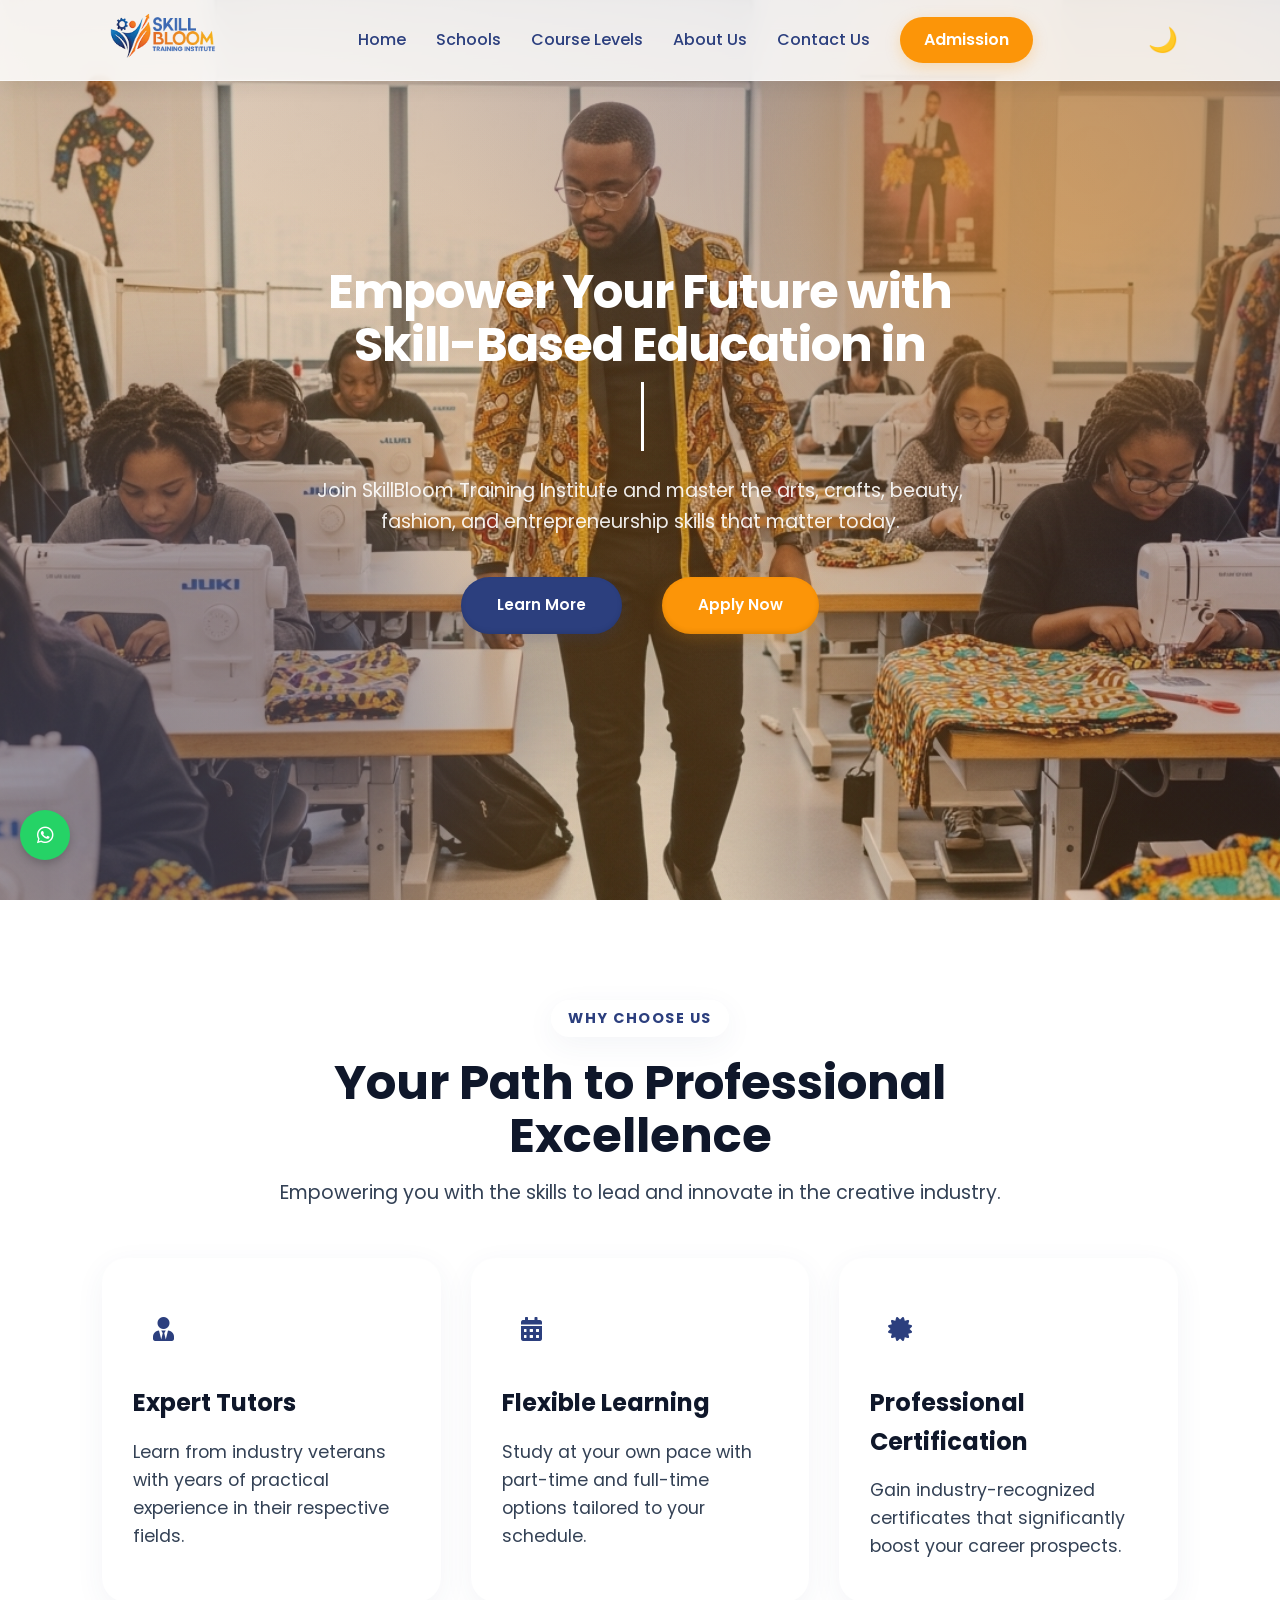
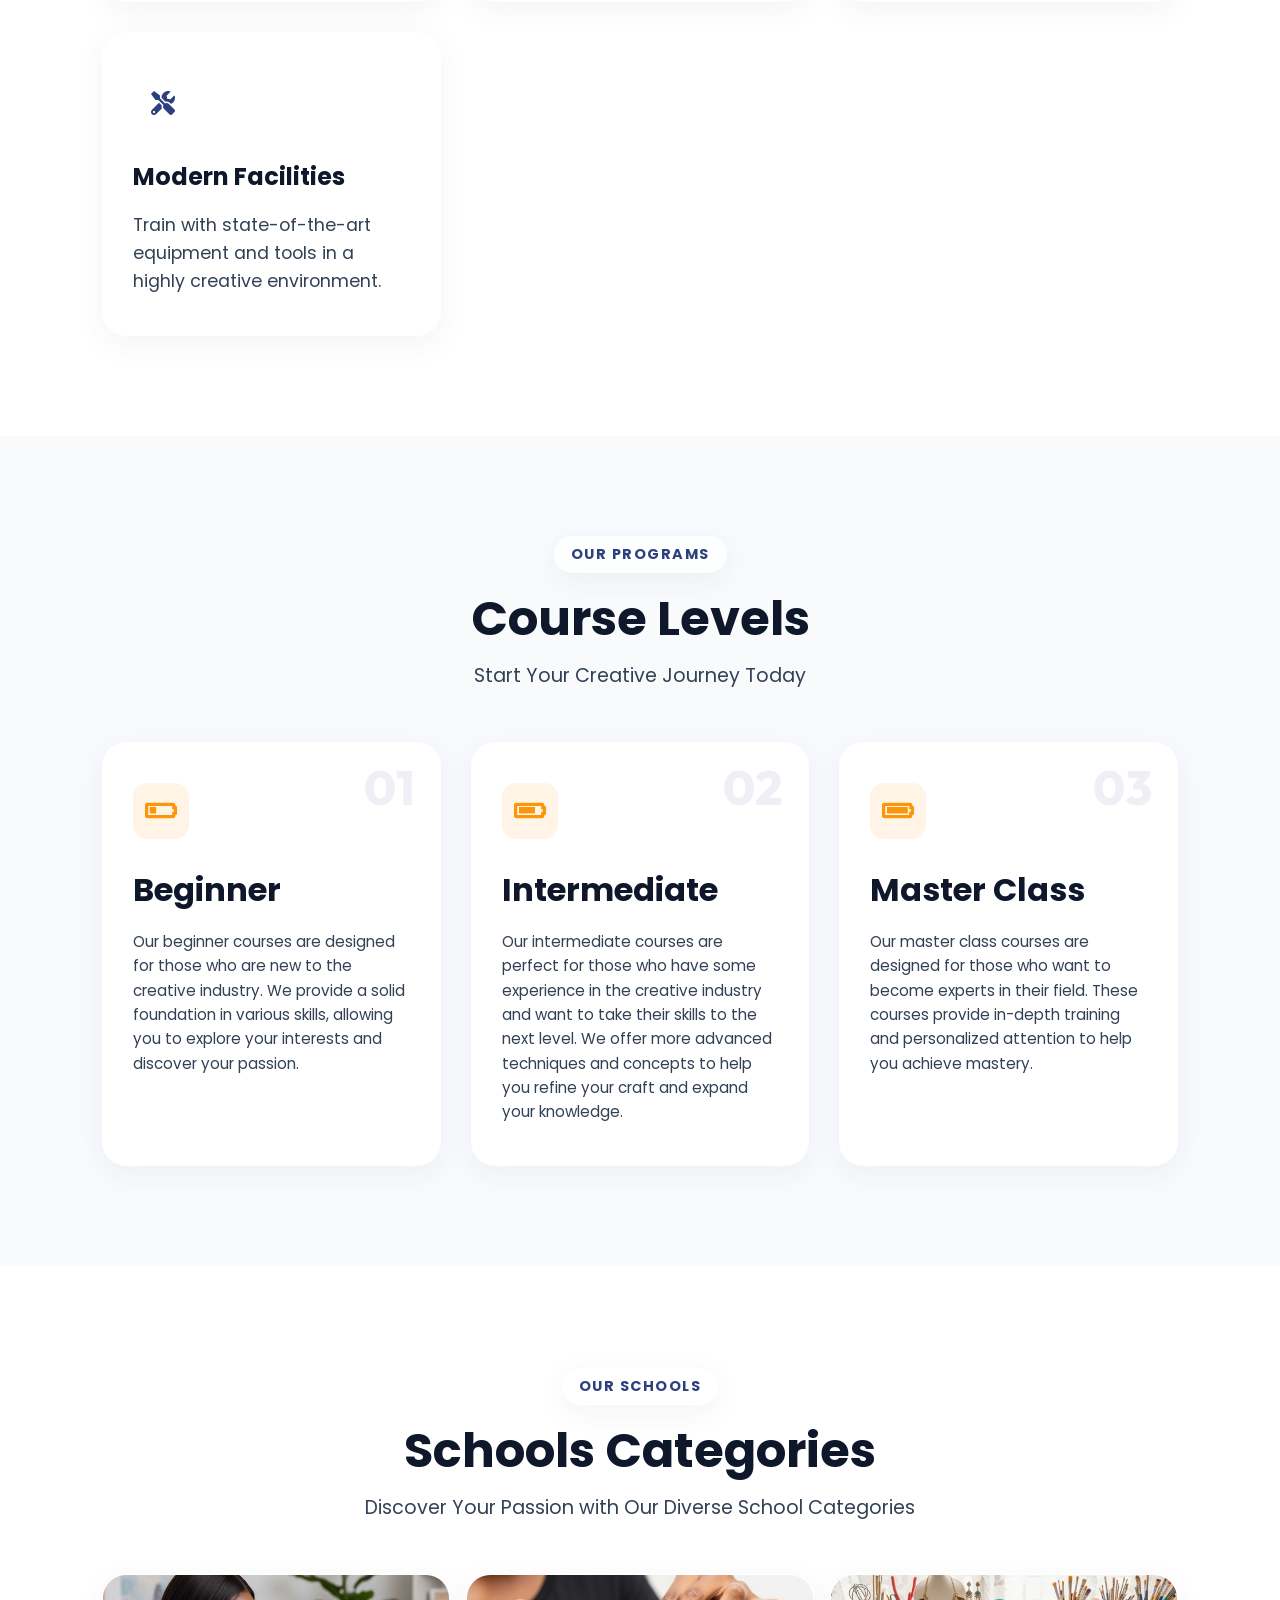
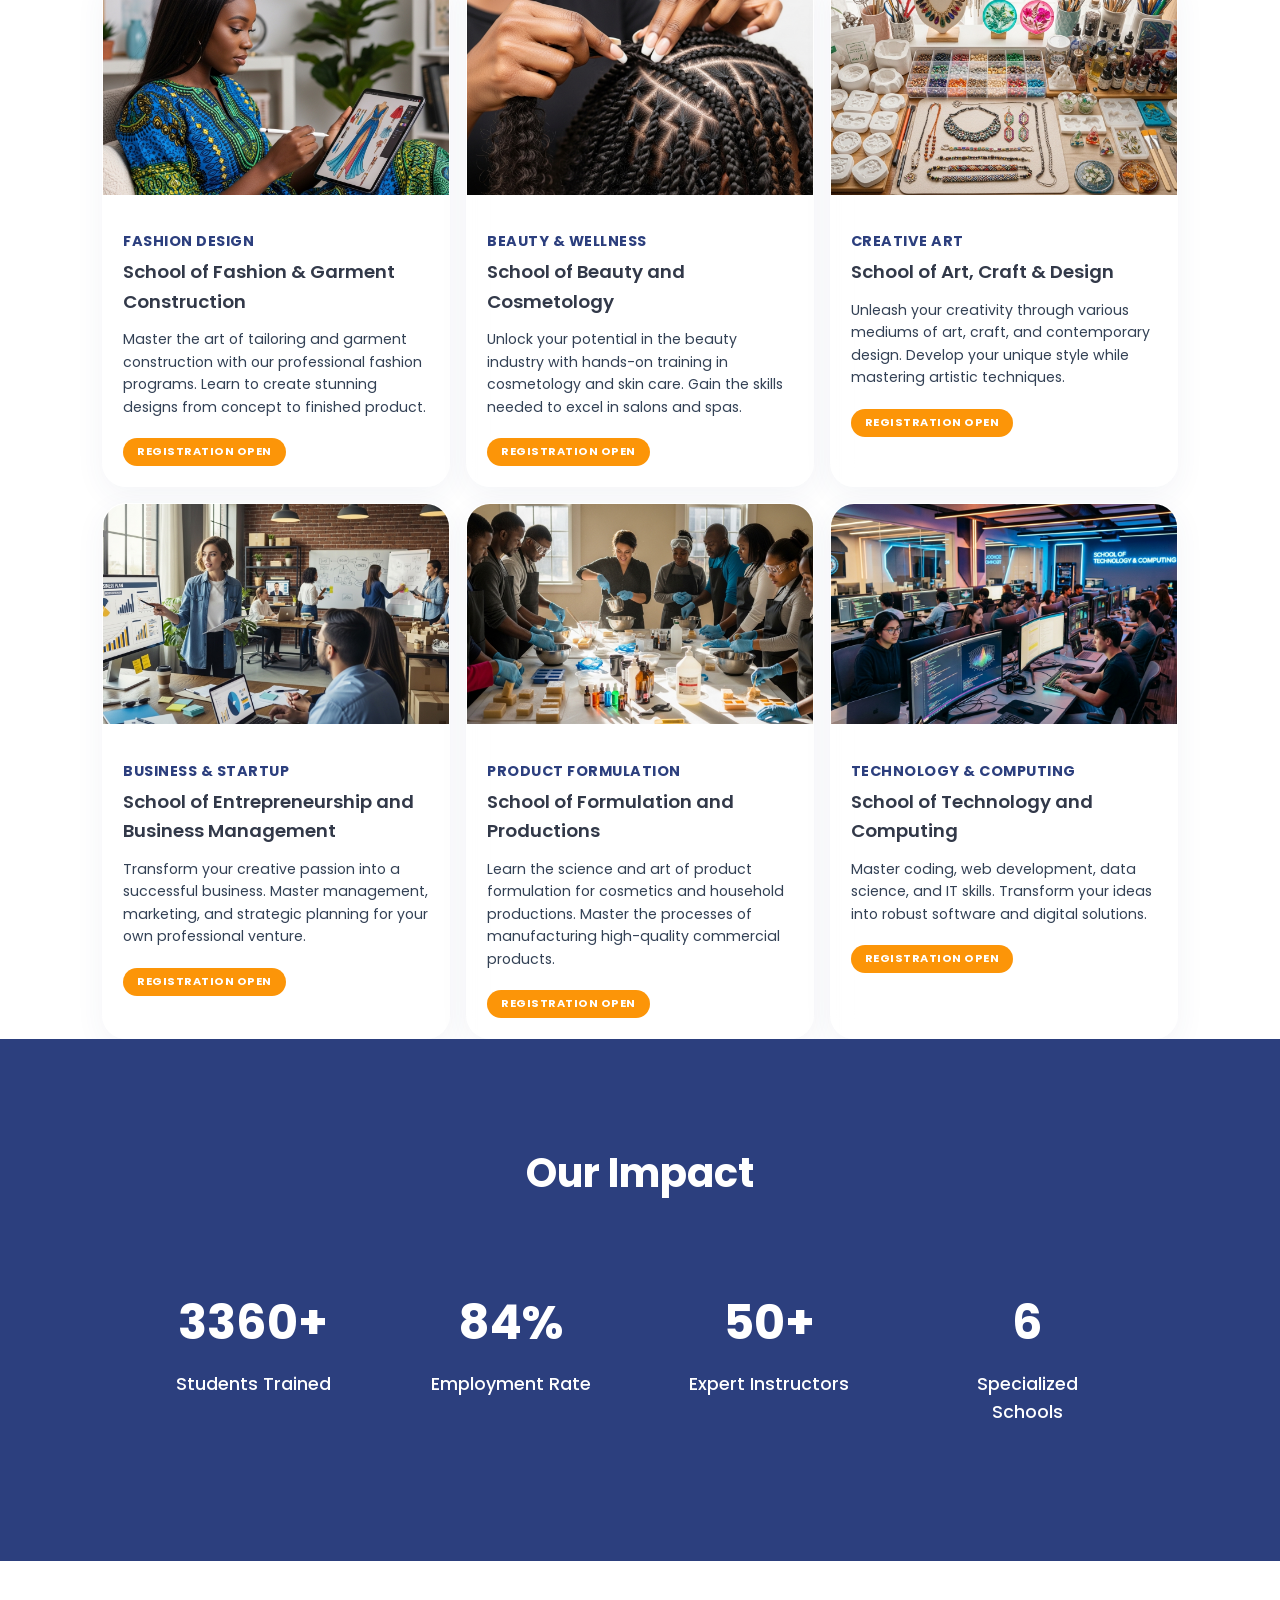
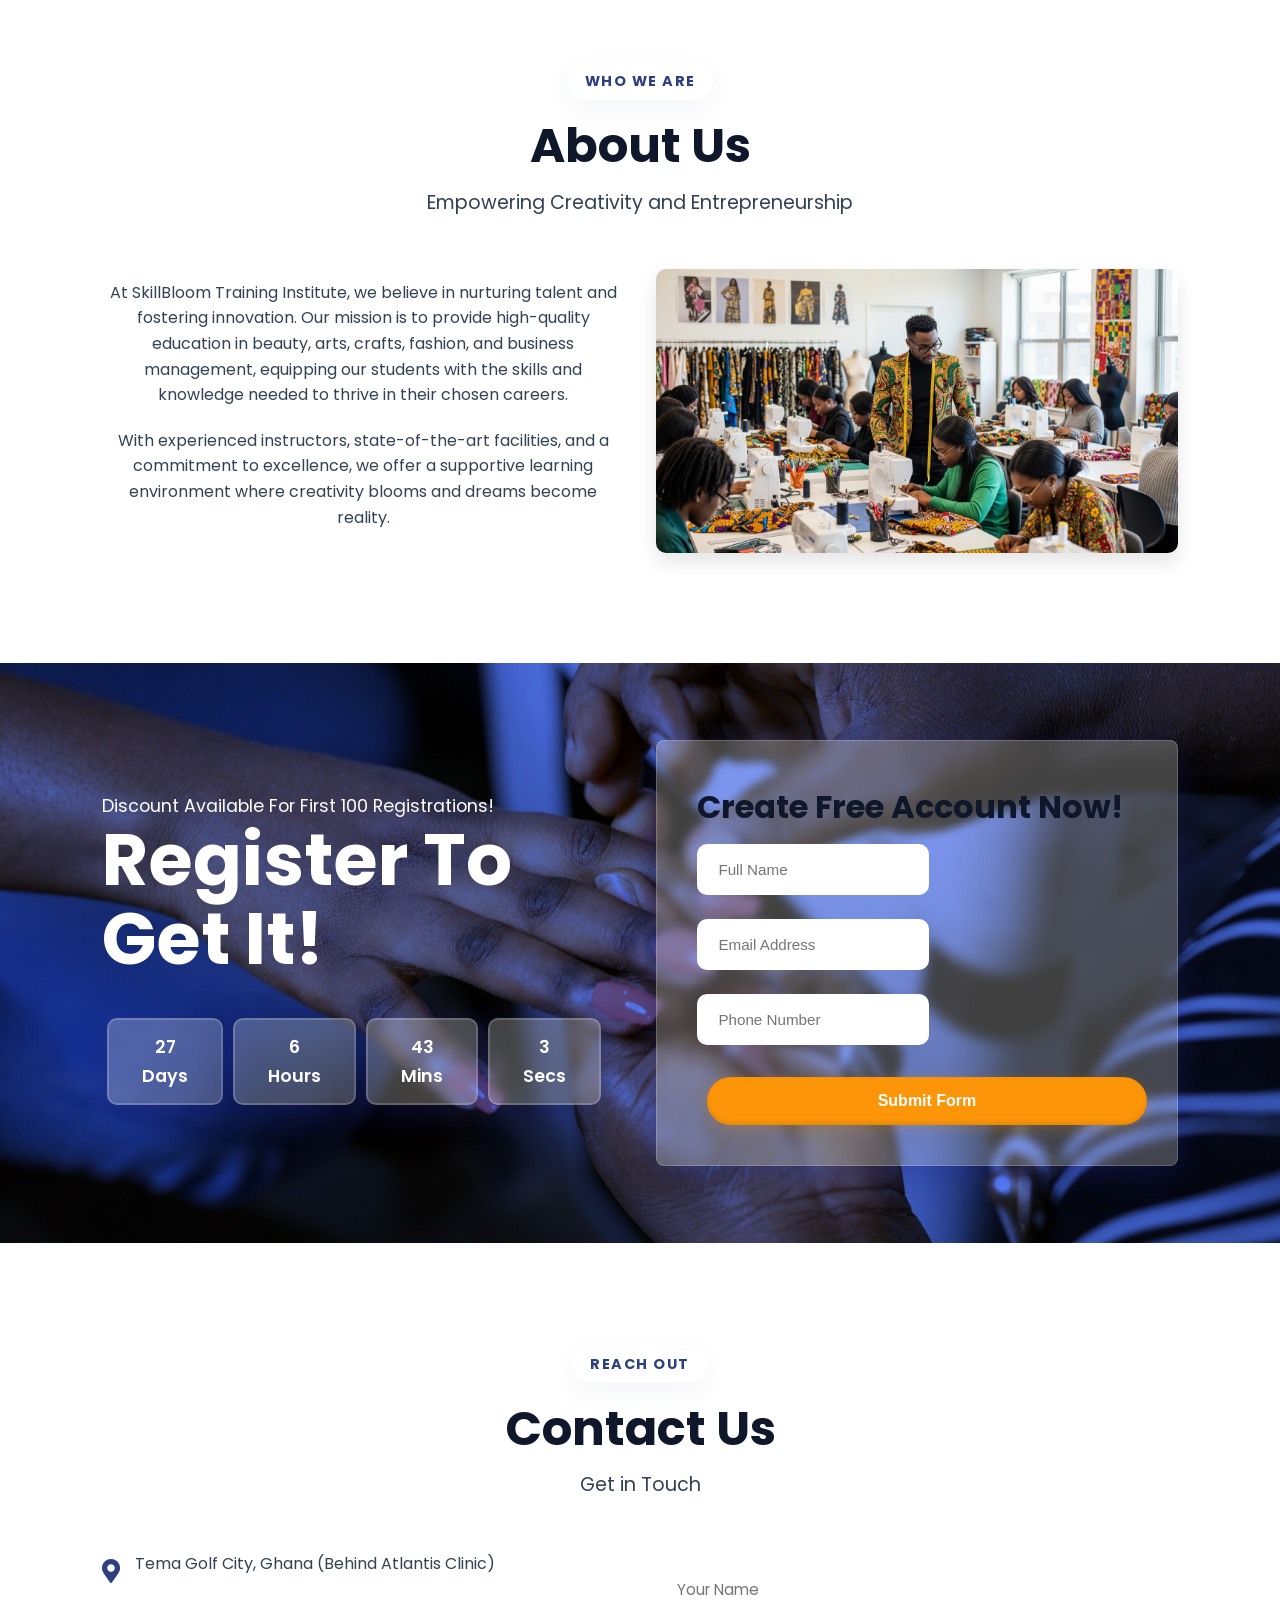
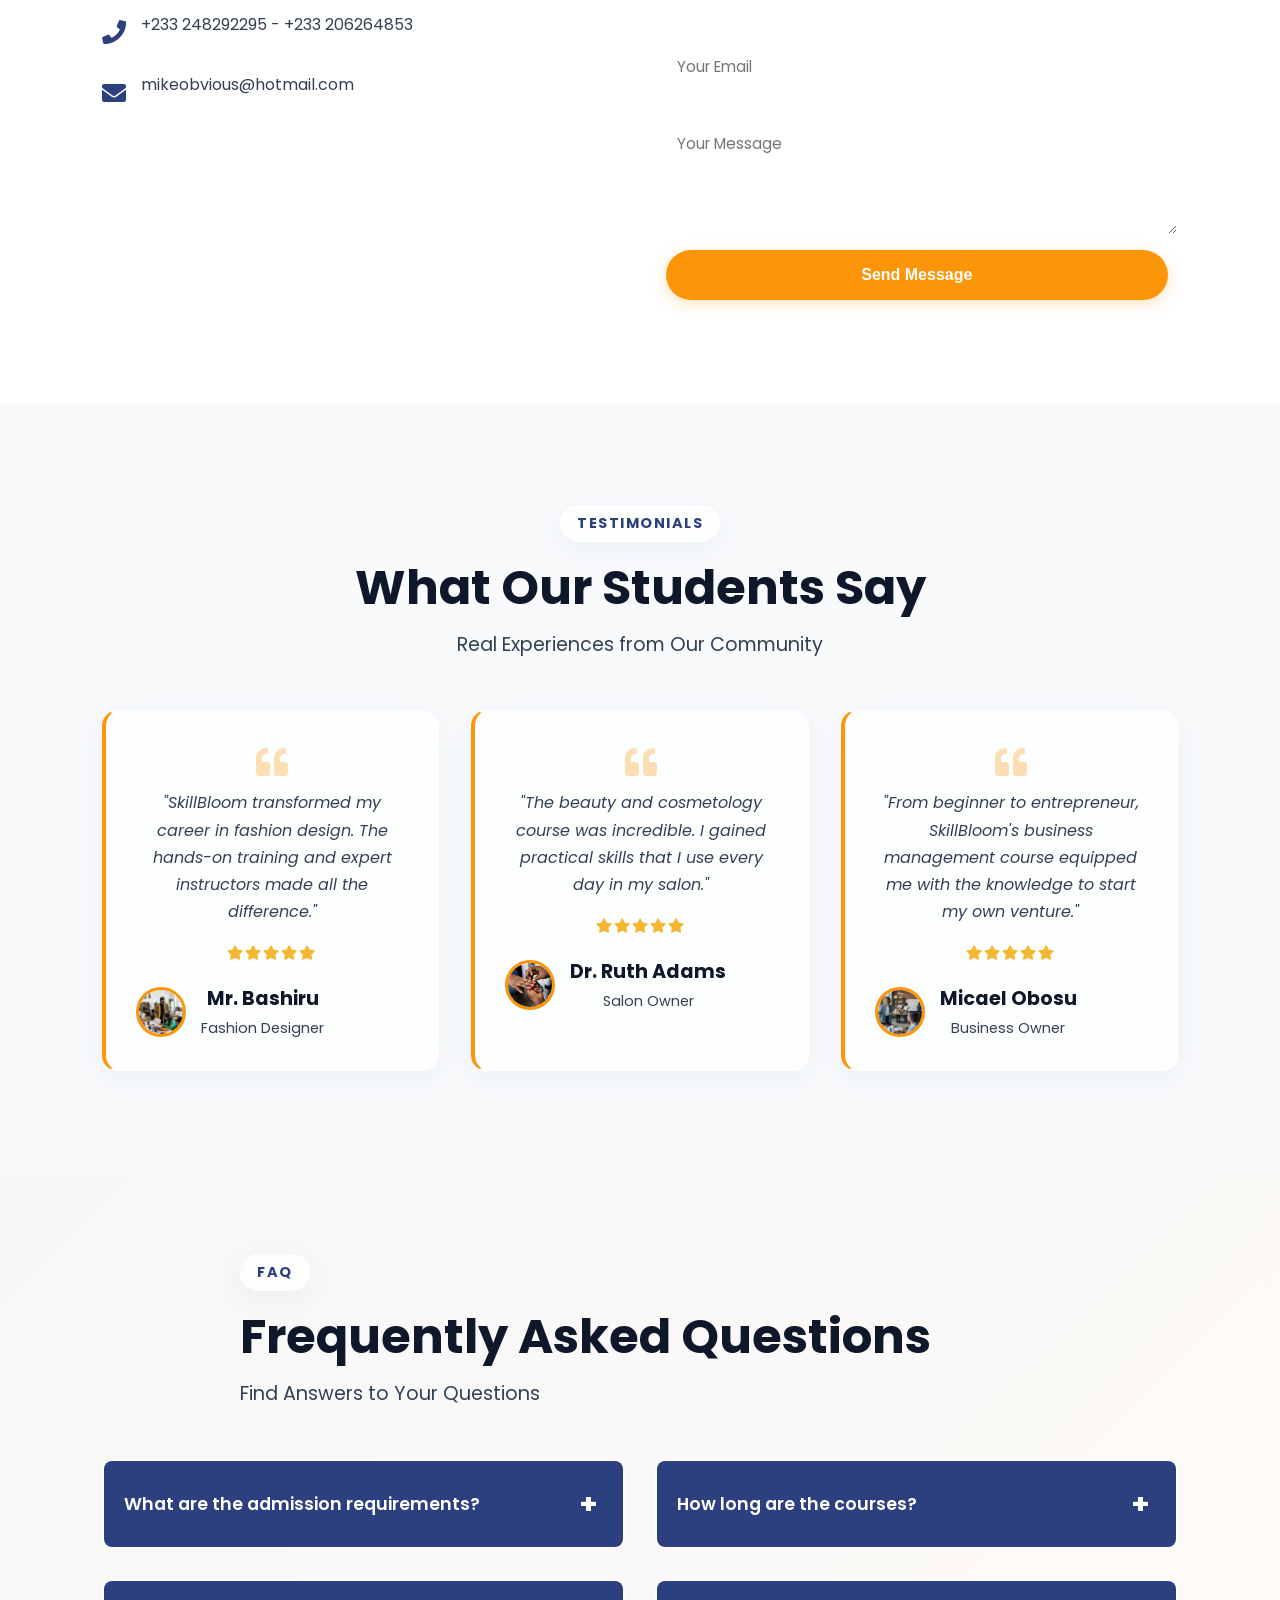
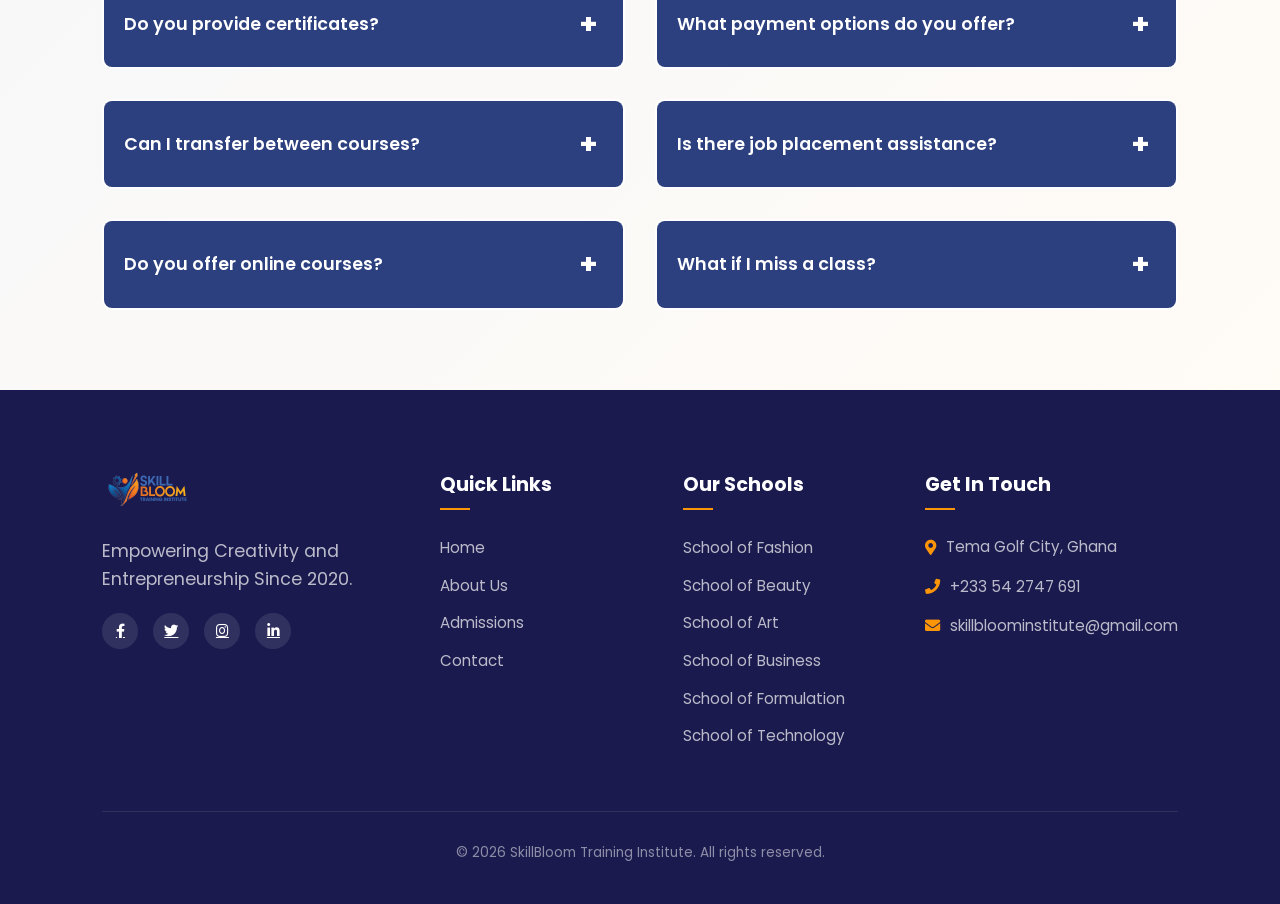
<file: index.html>
<!doctype html>
<html lang="en">
  <head>
    <meta charset="UTF-8" />
    <meta http-equiv="X-UA-Compatible" content="IE=edge" />
    <meta name="viewport" content="width=device-width, initial-scale=1.0" />
    <meta name="description" content="SkillBloom Training Institute - Premier education in Fashion, Beauty, Art, Entrepreneurship & Formulation. Learn from industry experts with hands-on training." />
    <meta name="keywords" content="fashion training, beauty school, art courses, entrepreneurship, formulation" />
    <meta name="author" content="SkillBloom Training Institute" />
    <meta property="og:title" content="SkillBloom Training Institute" />
    <meta property="og:description" content="Unlock your creative potential with our specialized training programs." />
    <meta property="og:type" content="website" />
    <title>SkillBloom Training Institute - Creative Skills & Entrepreneurship</title>
    <link rel="icon" type="image/x-icon" href="img/Logo2.png">

    <link
      rel="stylesheet"
      href="https://pro.fontawesome.com/releases/v5.10.0/css/all.css"
    />

    <link rel="stylesheet" href="style.css" />
  </head>
  <body>
    <nav>
      <a href="index.html"><img src="img/Logo2.png" alt="" /></a>
      <div class="navigation">
        <ul>
          <li><a href="#home">Home</a></li>
          <li><a href="#schools">Schools</a></li>
          <li><a href="#levels">Course Levels</a></li>
          <li><a href="about.html">About Us</a></li>
          <li><a href="#contact">Contact Us</a></li>
          <li><a href="admission.html" class="admission-btn">Admission</a></li>
        </ul>
      </div>
      <div class="hamburger">
        <span></span>
        <span></span>
        <span></span>
      </div>
      <button id="dark-mode-toggle" class="dark-mode-btn">🌙</button>
    </nav>
    <section id="home">
      <div class="hero-shapes">
        <div class="shape shape-1"></div>
        <div class="shape shape-2"></div>
      </div>
      <div class="hero-content">
        <h1>Empower Your Future with <br>Skill-Based Education in <span id="changing-text">Art</span></h1>
        <p>
          Join SkillBloom Training Institute and master the arts, crafts,
          beauty, fashion, and entrepreneurship skills that matter today.
        </p>
        <div class="btn">
          <a class="blue" href="about.html">Learn More</a>
          <a class="orange" href="admission.html">Apply Now</a>
        </div>
      </div>
    </section>
 
    <section class="why-choose-us">
      <div class="section-header">
        <span class="section-tag">Why Choose Us</span>
        <h1>Your Path to Professional Excellence</h1>
        <p>Empowering you with the skills to lead and innovate in the creative industry.</p>
      </div>
      <div class="why-grid">
        <div class="why-card">
          <div class="why-icon"><i class="fas fa-user-tie"></i></div>
          <h3>Expert Tutors</h3>
          <p>Learn from industry veterans with years of practical experience in their respective fields.</p>
        </div>
        <div class="why-card">
          <div class="why-icon"><i class="fas fa-calendar-alt"></i></div>
          <h3>Flexible Learning</h3>
          <p>Study at your own pace with part-time and full-time options tailored to your schedule.</p>
        </div>
        <div class="why-card">
          <div class="why-icon"><i class="fas fa-certificate"></i></div>
          <h3>Professional Certification</h3>
          <p>Gain industry-recognized certificates that significantly boost your career prospects.</p>
        </div>
        <div class="why-card">
          <div class="why-icon"><i class="fas fa-tools"></i></div>
          <h3>Modern Facilities</h3>
          <p>Train with state-of-the-art equipment and tools in a highly creative environment.</p>
        </div>
      </div>
    </section>

    <section id="levels">
      <div class="section-header">
        <span class="section-tag">Our Programs</span>
        <h1>Course Levels</h1>
        <p>Start Your Creative Journey Today</p>
      </div>
      <div class="fea-base">
        <div class="fea-box">
          <i class="fas fa-battery-quarter"></i>
          <h3>Beginner</h3>
          <p>
            Our beginner courses are designed for those who are new to the
            creative industry. We provide a solid foundation in various skills,
            allowing you to explore your interests and discover your passion.
          </p>
        </div>
        <div class="fea-box">
          <i class="fas fa-battery-three-quarters"></i>
          <h3>Intermediate</h3>
          <p>
            Our intermediate courses are perfect for those who have some
            experience in the creative industry and want to take their skills to
            the next level. We offer more advanced techniques and concepts to
            help you refine your craft and expand your knowledge.
          </p>
        </div>
        <div class="fea-box">
          <i class="fas fa-battery-full"></i>
          <h3>Master Class</h3>
          <p>
            Our master class courses are designed for those who want to become
            experts in their field. These courses provide in-depth training and
            personalized attention to help you achieve mastery.
          </p>
        </div>
      </div>
    </section>

    <section id="schools">
      <div class="section-header">
        <span class="section-tag">Our Schools</span>
        <h1>Schools Categories</h1>
        <p>Discover Your Passion with Our Diverse School Categories</p>
      </div>
      <div class="schools-box">
        <div class="school-card">
          <div class="schools">
            <a href="fashion.html"><img src="img/sch fashion.png" alt="" /></a>
            <div class="details">
              <a href="fashion.html" class="school-title-link">
                <h3>Fashion Design</h3>
                <h6>School of Fashion & Garment Construction</h6>
              </a>
              <p>Master the art of tailoring and garment construction with our professional fashion programs. Learn to create stunning designs from concept to finished product.</p>
              <a href="admission.html" class="reg-badge">Registration Open</a>
            </div>
          </div>
        </div>
        <div class="school-card">
          <div class="schools">
            <a href="beauty.html"><img src="img/sch of Beauty and cometology.jpeg" alt="" /></a>
            <div class="details">
              <a href="beauty.html" class="school-title-link">
                <h3>Beauty & Wellness</h3>
                <h6>School of Beauty and Cosmetology</h6>
              </a>
              <p>Unlock your potential in the beauty industry with hands-on training in cosmetology and skin care. Gain the skills needed to excel in salons and spas.</p>
              <a href="admission.html" class="reg-badge">Registration Open</a>
            </div>
          </div>
        </div>
        <div class="school-card">
          <div class="schools">
            <a href="art.html"><img src="img/Sch of Art, craft.png" alt="" /></a>
            <div class="details">
              <a href="art.html" class="school-title-link">
                <h3>Creative Art</h3>
                <h6>School of Art, Craft & Design</h6>
              </a>
              <p>Unleash your creativity through various mediums of art, craft, and contemporary design. Develop your unique style while mastering artistic techniques.</p>
              <a href="admission.html" class="reg-badge">Registration Open</a>
            </div>
          </div>
        </div>
        <div class="school-card">
          <div class="schools">
            <a href="entrepreneurship.html"><img src="img/sch of entreprenurship.jpeg" alt="" /></a>
            <div class="details">
              <a href="entrepreneurship.html" class="school-title-link">
                <h3>Business & Startup</h3>
                <h6>School of Entrepreneurship and Business Management</h6>
              </a>
              <p>Transform your creative passion into a successful business. Master management, marketing, and strategic planning for your own professional venture.</p>
              <a href="admission.html" class="reg-badge">Registration Open</a>
            </div>
          </div>
        </div>
        <div class="school-card">
          <div class="schools">
            <a href="formulation.html"><img src="img/sch of formulation.jpeg" alt="" /></a>
            <div class="details">
              <a href="formulation.html" class="school-title-link">
                <h3>Product Formulation</h3>
                <h6>School of Formulation and Productions</h6>
              </a>
              <p>Learn the science and art of product formulation for cosmetics and household productions. Master the processes of manufacturing high-quality commercial products.</p>
              <a href="admission.html" class="reg-badge">Registration Open</a>
            </div>
          </div>
        </div>
      
        <div class="school-card">
          <div class="schools">
            <a href="technology.html"><img src="img/sch_technology.png" alt="" /></a>
            <div class="details">
              <a href="technology.html" class="school-title-link">
                <h3>Technology & Computing</h3>
                <h6>School of Technology and Computing</h6>
              </a>
              <p>Master coding, web development, data science, and IT skills. Transform your ideas into robust software and digital solutions.</p>
              <a href="admission.html" class="reg-badge">Registration Open</a>
            </div>
          </div>
        </div>
      </div>
    </section>

    <section class="stats-section" id="statistics">
      <h2>Our Impact</h2>
      <div class="stats-grid">
        <div class="stat-item">
          <div class="stat-number">5000+</div>
          <div class="stat-label">Students Trained</div>
        </div>
        <div class="stat-item">
          <div class="stat-number">95%</div>
          <div class="stat-label">Employment Rate</div>
        </div>
        <div class="stat-item">
          <div class="stat-number">50+</div>
          <div class="stat-label">Expert Instructors</div>
        </div>
        <div class="stat-item">
          <div class="stat-number">6</div>
          <div class="stat-label">Specialized Schools</div>
        </div>
      </div>
    </section>

    <section id="about">
      <div class="section-header">
        <span class="section-tag">Who We Are</span>
        <h1>About Us</h1>
        <p>Empowering Creativity and Entrepreneurship</p>
      </div>
      <div class="about-content">
        <div class="about-text">
          <p>
            At SkillBloom Training Institute, we believe in nurturing talent and
            fostering innovation. Our mission is to provide high-quality
            education in beauty, arts, crafts, fashion, and business management,
            equipping our students with the skills and knowledge needed to
            thrive in their chosen careers.
          </p>
          <p>
            With experienced instructors, state-of-the-art facilities, and a
            commitment to excellence, we offer a supportive learning environment
            where creativity blooms and dreams become reality.
          </p>
        </div>
        <div class="about-image">
          <img src="img/back2.jpeg" alt="About SkillBloom" />
        </div>
      </div>
    </section>

    <section id="registration">
      <div class="reminder">
        <p>Discount Available For First 100 Registrations!</p>
        <h1>Register To Get It!</h1>
        <div class="time">
          <div class="date">
            20 <br />
            Days
          </div>
          <div class="date">
            18 <br />
            Hours
          </div>
          <div class="date">
            57 <br />
            Mins
          </div>
          <div class="date">
            20 <br />
            Secs
          </div>
        </div>
      </div>

      <div class="form">
        <h3>Create Free Account Now!</h3>
        <form action="https://formsubmit.co/mikeobvious@hotmail.com" method="POST">
          <input type="hidden" name="_subject" value="New Registration Application - SkillBloom Institute">
          <input type="hidden" name="_captcha" value="false">
          <input type="text" placeholder="Full Name" name="Full Name" required />
          <input type="email" placeholder="Email Address" name="Email" required />
          <input type="text" placeholder="Phone Number" name="Phone Number" required />
          <div class="btn">
            <button type="submit" class="orange">Submit Form</button>
          </div>
        </form>
      </div>
    </section>

    <section id="contact">
      <div class="section-header">
        <span class="section-tag">Reach Out</span>
        <h1>Contact Us</h1>
        <p>Get in Touch</p>
      </div>
      <div class="contact-content">
        <div class="contact-info">
          <div class="info-item">
            <i class="fas fa-map-marker-alt"></i>
            <p>Tema Golf City, Ghana (Behind Atlantis Clinic)</p>
          </div>
          <div class="info-item">
            <i class="fas fa-phone"></i>
            <p>+233 248292295 - +233 206264853</p>
          </div>
          <div class="info-item">
            <i class="fas fa-envelope"></i>
            <p>mikeobvious@hotmail.com</p>
          </div>
        </div>
        <div class="contact-form">
          <form action="https://formsubmit.co/mikeobvious@hotmail.com" method="POST">
            <input type="hidden" name="_subject" value="New Contact Us Message - SkillBloom Institute">
            <input type="hidden" name="_captcha" value="false">
            <input type="text" placeholder="Your Name" name="Name" required />
            <input type="email" placeholder="Your Email" name="Email" required />
            <textarea placeholder="Your Message" name="Message" required></textarea>
            <button type="submit" class="orange">Send Message</button>
          </form>
        </div>
      </div>
    </section>

    <section id="testimonials">
      <div class="section-header">
        <span class="section-tag">Testimonials</span>
        <h1>What Our Students Say</h1>
        <p>Real Experiences from Our Community</p>
      </div>
      <div class="testimonials-container">
        <div class="testimonial">
          <div class="quote-icon"><i class="fas fa-quote-left"></i></div>
          <p>
            "SkillBloom transformed my career in fashion design. The hands-on
            training and expert instructors made all the difference."
          </p>
          <div class="stars">
            <i class="fas fa-star"></i><i class="fas fa-star"></i><i class="fas fa-star"></i><i class="fas fa-star"></i><i class="fas fa-star"></i>
          </div>
          <div class="client">
            <img src="img/back2.jpeg" alt="Client 1" />
            <div>
              <h6>Mr. Bashiru</h6>
              <span>Fashion Designer</span>
            </div>
          </div>
        </div>
        <div class="testimonial">
          <div class="quote-icon"><i class="fas fa-quote-left"></i></div>
          <p>
            "The beauty and cosmetology course was incredible. I gained
            practical skills that I use every day in my salon."
          </p>
          <div class="stars">
            <i class="fas fa-star"></i><i class="fas fa-star"></i><i class="fas fa-star"></i><i class="fas fa-star"></i><i class="fas fa-star"></i>
          </div>
          <div class="client">
            <img src="img/back4.png" alt="Client 2" />
            <div>
              <h6>Dr. Ruth Adams</h6>
              <span>Salon Owner</span>
            </div>
          </div>
        </div>
        <div class="testimonial">
          <div class="quote-icon"><i class="fas fa-quote-left"></i></div>
          <p>
            "From beginner to entrepreneur, SkillBloom's business management
            course equipped me with the knowledge to start my own venture."
          </p>
          <div class="stars">
            <i class="fas fa-star"></i><i class="fas fa-star"></i><i class="fas fa-star"></i><i class="fas fa-star"></i><i class="fas fa-star"></i>
          </div>
          <div class="client">
            <img src="img/back5.jpeg" alt="Client 3" />
            <div>
              <h6>Micael Obosu</h6>
              <span>Business Owner</span>
            </div>
          </div>
        </div>
      </div>
    </section>

    <section id="faq">
      <div class="section-header">
        <span class="section-tag">FAQ</span>
        <h1>Frequently Asked Questions</h1>
        <p>Find Answers to Your Questions</p>
      </div>
      <div class="faq-container">
        <div class="faq-item">
          <div class="faq-question">
            <h3>What are the admission requirements?</h3>
            <span class="faq-toggle">+</span>
          </div>
          <div class="faq-answer">
            <p>
              To enroll in SkillBloom courses, you need to be at least 18 years
              old or have parental consent. No prior experience is required for
              beginner courses. Simply fill out our admission form and we'll
              guide you through the enrollment process!
            </p>
          </div>
        </div>

        <div class="faq-item">
          <div class="faq-question">
            <h3>How long are the courses?</h3>
            <span class="faq-toggle">+</span>
          </div>
          <div class="faq-answer">
            <p>
              Course duration varies by level: Beginner courses are 3-4 weeks,
              Intermediate courses are 6-8 weeks, and Master Class programs are
              12-16 weeks. Each course includes hands-on training and practical
              projects.
            </p>
          </div>
        </div>

        <div class="faq-item">
          <div class="faq-question">
            <h3>Do you provide certificates?</h3>
            <span class="faq-toggle">+</span>
          </div>
          <div class="faq-answer">
            <p>
              Yes! Upon successful completion of any course, you'll receive a
              recognized SkillBloom Certificate. Our certificates are respected
              in the industry and can be added to your resume or LinkedIn
              profile.
            </p>
          </div>
        </div>

        <div class="faq-item">
          <div class="faq-question">
            <h3>What payment options do you offer?</h3>
            <span class="faq-toggle">+</span>
          </div>
          <div class="faq-answer">
            <p>
              We accept multiple payment methods including bank transfers,
              credit/debit cards, and mobile money. We also offer flexible
              payment plans for longer courses. Contact us for more details on
              payment options.
            </p>
          </div>
        </div>

        <div class="faq-item">
          <div class="faq-question">
            <h3>Can I transfer between courses?</h3>
            <span class="faq-toggle">+</span>
          </div>
          <div class="faq-answer">
            <p>
              Yes, we understand that interests may change. You can transfer to
              a different course within 2 weeks of enrollment. Contact our admin
              team to discuss transfer options and any applicable fees.
            </p>
          </div>
        </div>

        <div class="faq-item">
          <div class="faq-question">
            <h3>Is there job placement assistance?</h3>
            <span class="faq-toggle">+</span>
          </div>
          <div class="faq-answer">
            <p>
              Yes! Our career services team assists graduates with job
              placements. We have partnerships with various companies and
              regularly share job opportunities with our alumni network.
            </p>
          </div>
        </div>

        <div class="faq-item">
          <div class="faq-question">
            <h3>Do you offer online courses?</h3>
            <span class="faq-toggle">+</span>
          </div>
          <div class="faq-answer">
            <p>
              While our primary focus is hands-on in-person training, we do
              offer some introductory modules online. Contact us to discuss
              which courses may have hybrid or online options available.
            </p>
          </div>
        </div>

        <div class="faq-item">
          <div class="faq-question">
            <h3>What if I miss a class?</h3>
            <span class="faq-toggle">+</span>
          </div>
          <div class="faq-answer">
            <p>
              We understand life happens! You can attend make-up sessions or
              request recorded materials from the class you missed. Our
              instructors are supportive and will help you catch up.
            </p>
          </div>
        </div>
      </div>
    </section>

    <footer class="footer">
      <div class="footer-container">
        <div class="footer-col">
          <img src="img/Logo2.png" alt="SkillBloom Logo" class="footer-logo" />
          <p>
            Empowering Creativity and Entrepreneurship Since 2020.
          </p>
          <div class="social-links">
            <a href="#" aria-label="Facebook"><i class="fab fa-facebook-f"></i></a>
            <a href="#" aria-label="Twitter"><i class="fab fa-twitter"></i></a>
            <a href="#" aria-label="Instagram"><i class="fab fa-instagram"></i></a>
            <a href="#" aria-label="LinkedIn"><i class="fab fa-linkedin-in"></i></a>
          </div>
        </div>
        <div class="footer-col">
          <h3>Quick Links</h3>
          <ul>
            <li><a href="index.html">Home</a></li>
            <li><a href="about.html">About Us</a></li>
            <li><a href="admission.html">Admissions</a></li>
            <li><a href="index.html#contact">Contact</a></li>
          </ul>
        </div>
        <div class="footer-col">
          <h3>Our Schools</h3>
          <ul>
            <li><a href="fashion.html">School of Fashion</a></li>
            <li><a href="beauty.html">School of Beauty</a></li>
            <li><a href="art.html">School of Art</a></li>
            <li><a href="entrepreneurship.html">School of Business</a></li>
            <li><a href="formulation.html">School of Formulation</a></li>
            <li><a href="technology.html">School of Technology</a></li>
          </ul>
        </div>
        <div class="footer-col">
          <h3>Get In Touch</h3>
          <div class="contact-info">
            <p><i class="fas fa-map-marker-alt"></i> Tema Golf City, Ghana</p>
            <p><i class="fas fa-phone"></i> +233 54 2747 691</p>
            <p><i class="fas fa-envelope"></i>skillbloominstitute@gmail.com</p>
          </div>
        </div>
      </div>
      <div class="footer-bottom">
        <p>&copy; 2026 SkillBloom Training Institute. All rights reserved.</p>
      </div>
    </footer>

    <a
      href="https://wa.me/233542747691?text=Hi%20SkillBloom,%20I%20would%20like%20to%20know%20more%20about%20your%20courses"
      target="_blank"
      rel="noopener noreferrer"
      id="floating-whatsapp"
      title="WhatsApp Us Now"
    >
      <i class="fab fa-whatsapp"></i>
    </a>

    <button id="back-to-top" title="Back to Top">
      <i class="fas fa-arrow-up"></i>
    </button>

    <script src="script.js"></script>
  </body>
</html>
</file>
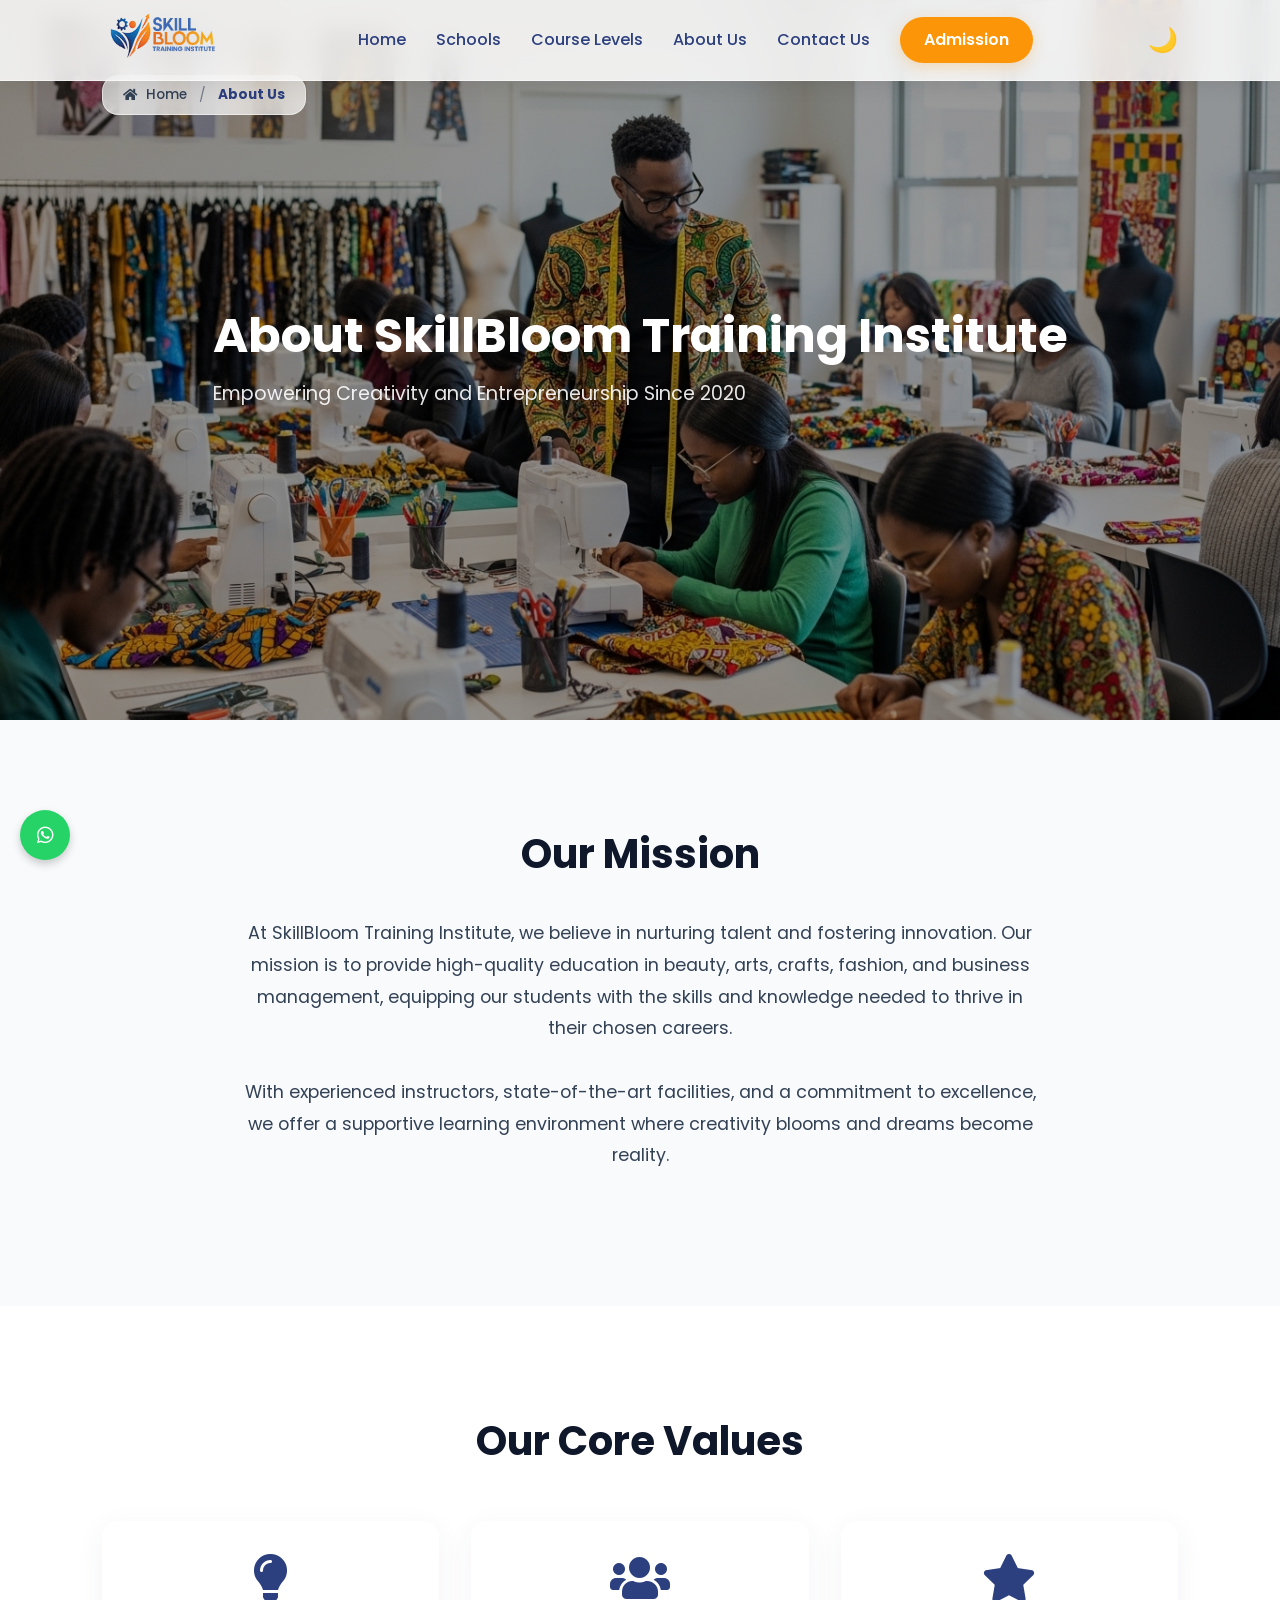
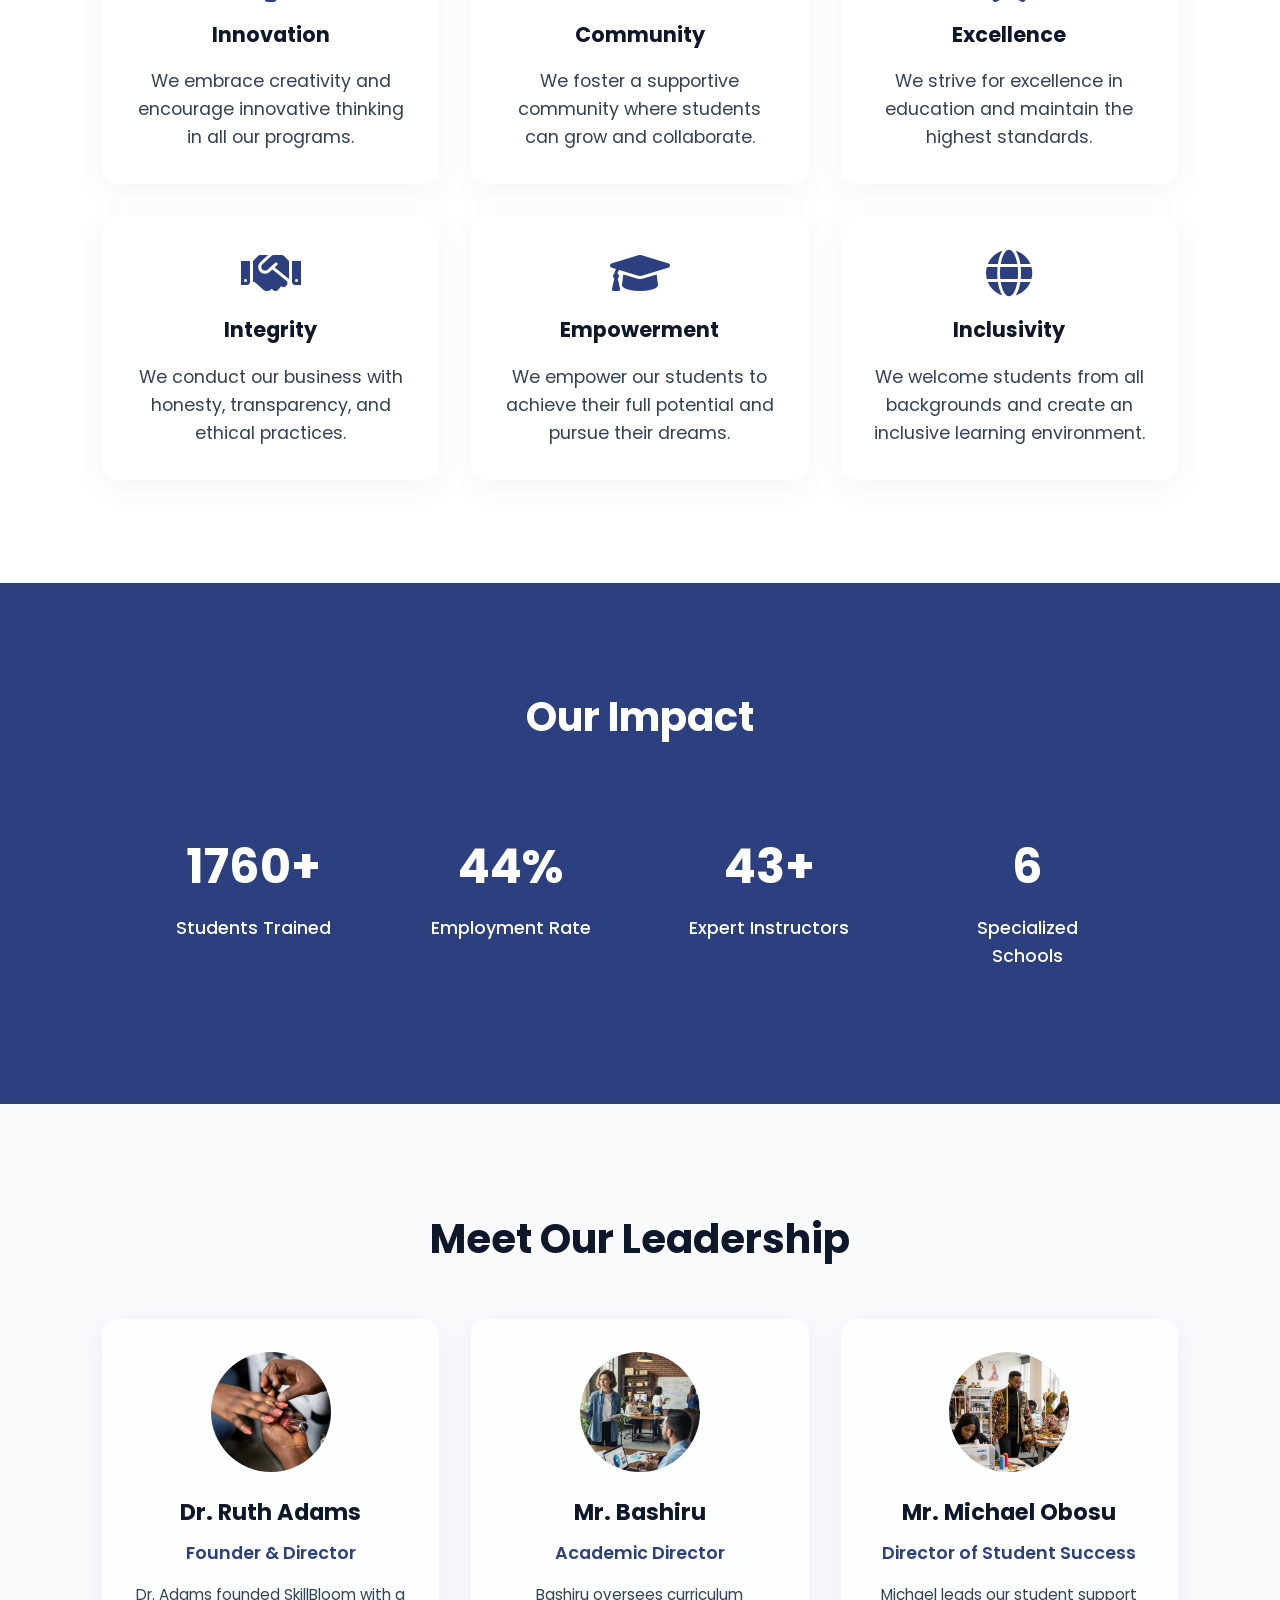
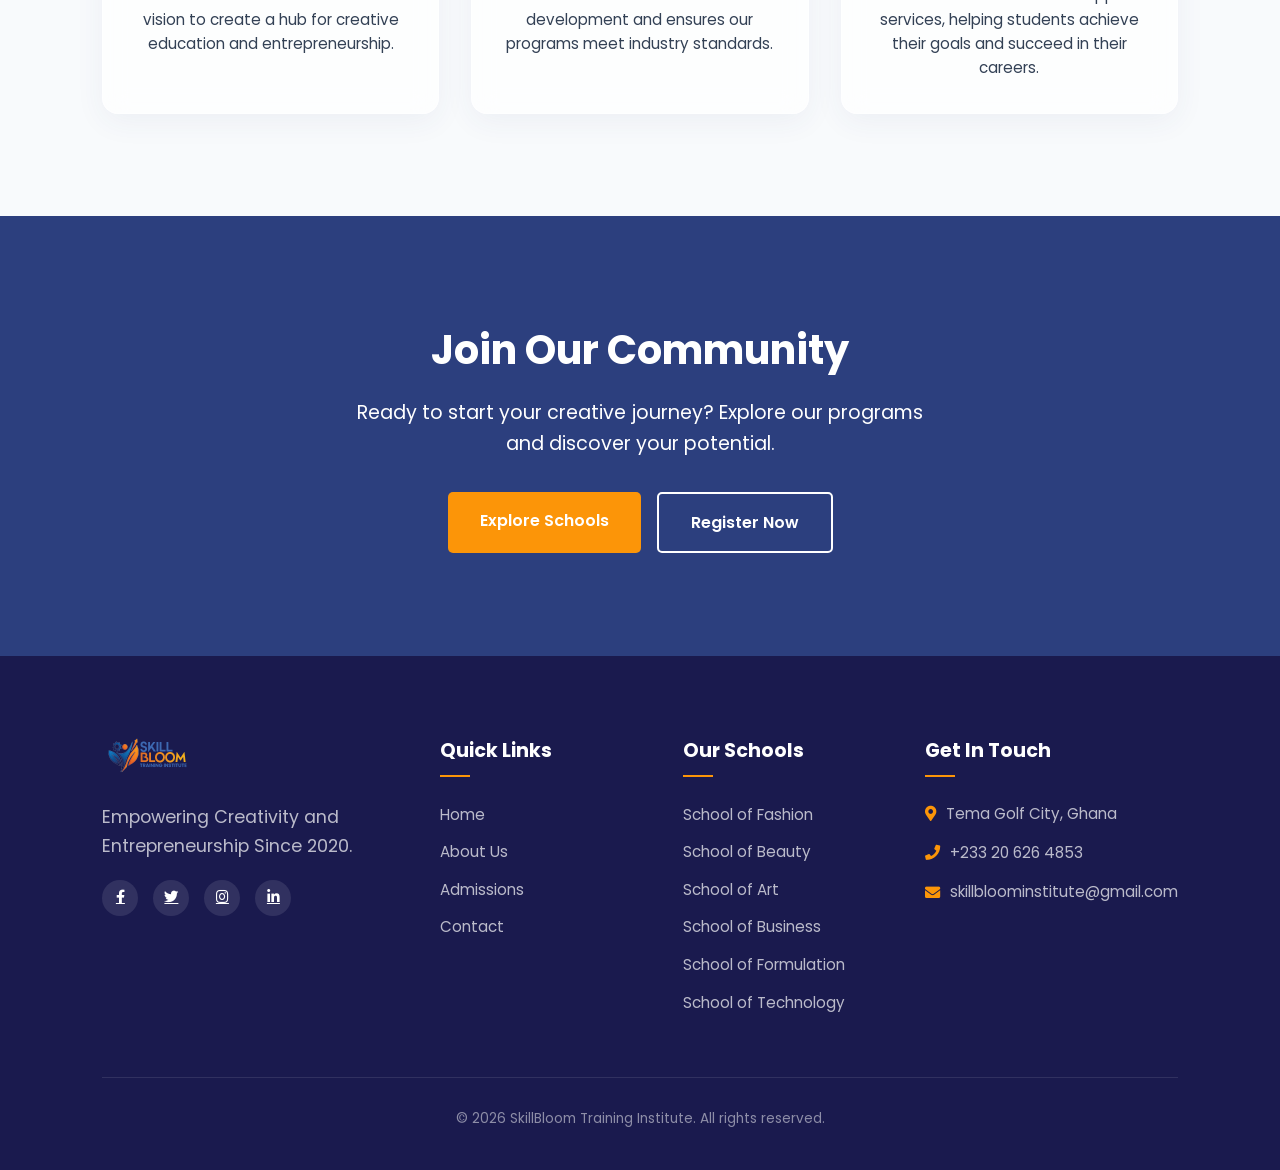
<file: about.html>
<!doctype html>
<html lang="en">
  <head>
    <meta charset="UTF-8" />
    <meta http-equiv="X-UA-Compatible" content="IE=edge" />
    <meta name="viewport" content="width=device-width, initial-scale=1.0" />
    <meta name="description" content="Learn about SkillBloom Training Institute - Our mission, values, and leadership team dedicated to creative education." />
    <meta name="keywords" content="about us, training institute, education, creative programs" />
    <meta property="og:title" content="About SkillBloom Training Institute" />
    <title>About SkillBloom Training Institute - Our Mission & Values</title>
    <link rel="icon" type="image/x-icon" href="img/Logo2.png">

    <link
      rel="stylesheet"
      href="https://pro.fontawesome.com/releases/v5.10.0/css/all.css"
    />

    <link rel="stylesheet" href="style.css" />
  </head>
  <body>
    <nav>
      <a href="index.html"><img src="img/Logo2.png" alt="" /></a>
      <div class="navigation">
        <ul>
          <li><a href="index.html">Home</a></li>
          <li><a href="index.html#schools">Schools</a></li>
          <li><a href="index.html#levels">Course Levels</a></li>
          <li><a href="about.html">About Us</a></li>
          <li><a href="index.html#contact">Contact Us</a></li>
          <li><a href="admission.html" class="admission-btn">Admission</a></li>
        </ul>
      </div>
      <div class="hamburger">
        <span></span>
        <span></span>
        <span></span>
      </div>
      <button id="dark-mode-toggle" class="dark-mode-btn">🌙</button>
    </nav>

    <section id="about-detail">
      <div class="about-hero" style="background-image: url('img/back2.jpeg')">
        <div class="hero-content">
          <h1>About SkillBloom Training Institute</h1>
          <p>Empowering Creativity and Entrepreneurship Since 2020</p>
        </div>
      </div>

      <div class="mission-section">
        <div class="mission-content">
          <h2>Our Mission</h2>
          <p>
            At SkillBloom Training Institute, we believe in nurturing talent and
            fostering innovation. Our mission is to provide high-quality
            education in beauty, arts, crafts, fashion, and business management,
            equipping our students with the skills and knowledge needed to
            thrive in their chosen careers.
          </p>
          <p>
            With experienced instructors, state-of-the-art facilities, and a
            commitment to excellence, we offer a supportive learning environment
            where creativity blooms and dreams become reality.
          </p>
        </div>
      </div>

      <div class="values-section">
        <h2>Our Core Values</h2>
        <div class="values-grid">
          <div class="value-item">
            <i class="fas fa-lightbulb"></i>
            <h3>Innovation</h3>
            <p>
              We embrace creativity and encourage innovative thinking in all our
              programs.
            </p>
          </div>
          <div class="value-item">
            <i class="fas fa-users"></i>
            <h3>Community</h3>
            <p>
              We foster a supportive community where students can grow and
              collaborate.
            </p>
          </div>
          <div class="value-item">
            <i class="fas fa-star"></i>
            <h3>Excellence</h3>
            <p>
              We strive for excellence in education and maintain the highest
              standards.
            </p>
          </div>
          <div class="value-item">
            <i class="fas fa-handshake"></i>
            <h3>Integrity</h3>
            <p>
              We conduct our business with honesty, transparency, and ethical
              practices.
            </p>
          </div>
          <div class="value-item">
            <i class="fas fa-graduation-cap"></i>
            <h3>Empowerment</h3>
            <p>
              We empower our students to achieve their full potential and pursue
              their dreams.
            </p>
          </div>
          <div class="value-item">
            <i class="fas fa-globe"></i>
            <h3>Inclusivity</h3>
            <p>
              We welcome students from all backgrounds and create an inclusive
              learning environment.
            </p>
          </div>
        </div>
      </div>

      <div class="stats-section">
        <h2>Our Impact</h2>
        <div class="stats-grid">
          <div class="stat-item">
            <div class="stat-number">5000+</div>
            <div class="stat-label">Students Trained</div>
          </div>
          <div class="stat-item">
            <div class="stat-number">95%</div>
            <div class="stat-label">Employment Rate</div>
          </div>
          <div class="stat-item">
            <div class="stat-number">50+</div>
            <div class="stat-label">Expert Instructors</div>
          </div>
          <div class="stat-item">
            <div class="stat-number">6</div>
            <div class="stat-label">Specialized Schools</div>
          </div>
        </div>
      </div>

      <div class="team-section">
        <h2>Meet Our Leadership</h2>
        <div class="team-grid">
          <div class="team-member">
            <img src="img/back4.png" alt="Director" />
            <h3>Dr. Ruth Adams</h3>
            <p>Founder & Director</p>
            <p>
              Dr. Adams founded SkillBloom with a vision to create a hub for
              creative education and entrepreneurship.
            </p>
          </div>
          <div class="team-member">
            <img src="img/back5.jpeg" alt="Academic Director" />
            <h3>Mr. Bashiru</h3>
            <p>Academic Director</p>
            <p>
              Bashiru oversees curriculum development and ensures our programs
              meet industry standards.
            </p>
          </div>
          <div class="team-member">
            <img src="img/back1.jpeg" alt="Student Success" />
            <h3>Mr. Michael Obosu</h3>
            <p>Director of Student Success</p>
            <p>
              Michael leads our student support services, helping students
              achieve their goals and succeed in their careers.
            </p>
          </div>
        </div>
      </div>

      <div class="cta-section">
        <h2>Join Our Community</h2>
        <p>
          Ready to start your creative journey? Explore our programs and
          discover your potential.
        </p>
        <div class="cta-buttons">
          <a href="index.html#schools" class="cta-btn primary"
            >Explore Schools</a
          >
          <a href="index.html#registration" class="cta-btn secondary"
            >Register Now</a
          >
        </div>
      </div>
    </section>

    <footer class="footer">
      <div class="footer-container">
        <div class="footer-col">
          <img src="img/Logo2.png" alt="SkillBloom Logo" class="footer-logo" />
          <p>
            Empowering Creativity and Entrepreneurship Since 2020.
          </p>
          <div class="social-links">
            <a href="#" aria-label="Facebook"><i class="fab fa-facebook-f"></i></a>
            <a href="#" aria-label="Twitter"><i class="fab fa-twitter"></i></a>
            <a href="#" aria-label="Instagram"><i class="fab fa-instagram"></i></a>
            <a href="#" aria-label="LinkedIn"><i class="fab fa-linkedin-in"></i></a>
          </div>
        </div>
        <div class="footer-col">
          <h3>Quick Links</h3>
          <ul>
            <li><a href="index.html">Home</a></li>
            <li><a href="about.html">About Us</a></li>
            <li><a href="admission.html">Admissions</a></li>
            <li><a href="index.html#contact">Contact</a></li>
          </ul>
        </div>
        <div class="footer-col">
          <h3>Our Schools</h3>
          <ul>
            <li><a href="fashion.html">School of Fashion</a></li>
            <li><a href="beauty.html">School of Beauty</a></li>
            <li><a href="art.html">School of Art</a></li>
            <li><a href="entrepreneurship.html">School of Business</a></li>
            <li><a href="formulation.html">School of Formulation</a></li>
            <li><a href="technology.html">School of Technology</a></li>
          </ul>
        </div>
        <div class="footer-col">
          <h3>Get In Touch</h3>
          <div class="contact-info">
            <p><i class="fas fa-map-marker-alt"></i> Tema Golf City, Ghana</p>
            <p><i class="fas fa-phone"></i> +233 20 626 4853</p>
            <p><i class="fas fa-envelope"></i> skillbloominstitute@gmail.com</p>
          </div>
        </div>
      </div>
      <div class="footer-bottom">
        <p>&copy; 2026 SkillBloom Training Institute. All rights reserved.</p>
      </div>
    </footer>

    <a
      href="https://wa.me/233248292295?text=Hi%20SkillBloom,%20I%20would%20like%20to%20know%20more%20about%20your%20courses"
      target="_blank"
      rel="noopener noreferrer"
      id="floating-whatsapp"
      title="WhatsApp Us Now"
    >
      <i class="fab fa-whatsapp"></i>
    </a>

    <button id="back-to-top" title="Back to Top">
      <i class="fas fa-arrow-up"></i>
    </button>

    <script src="script.js"></script>
  </body>
</html>
</file>
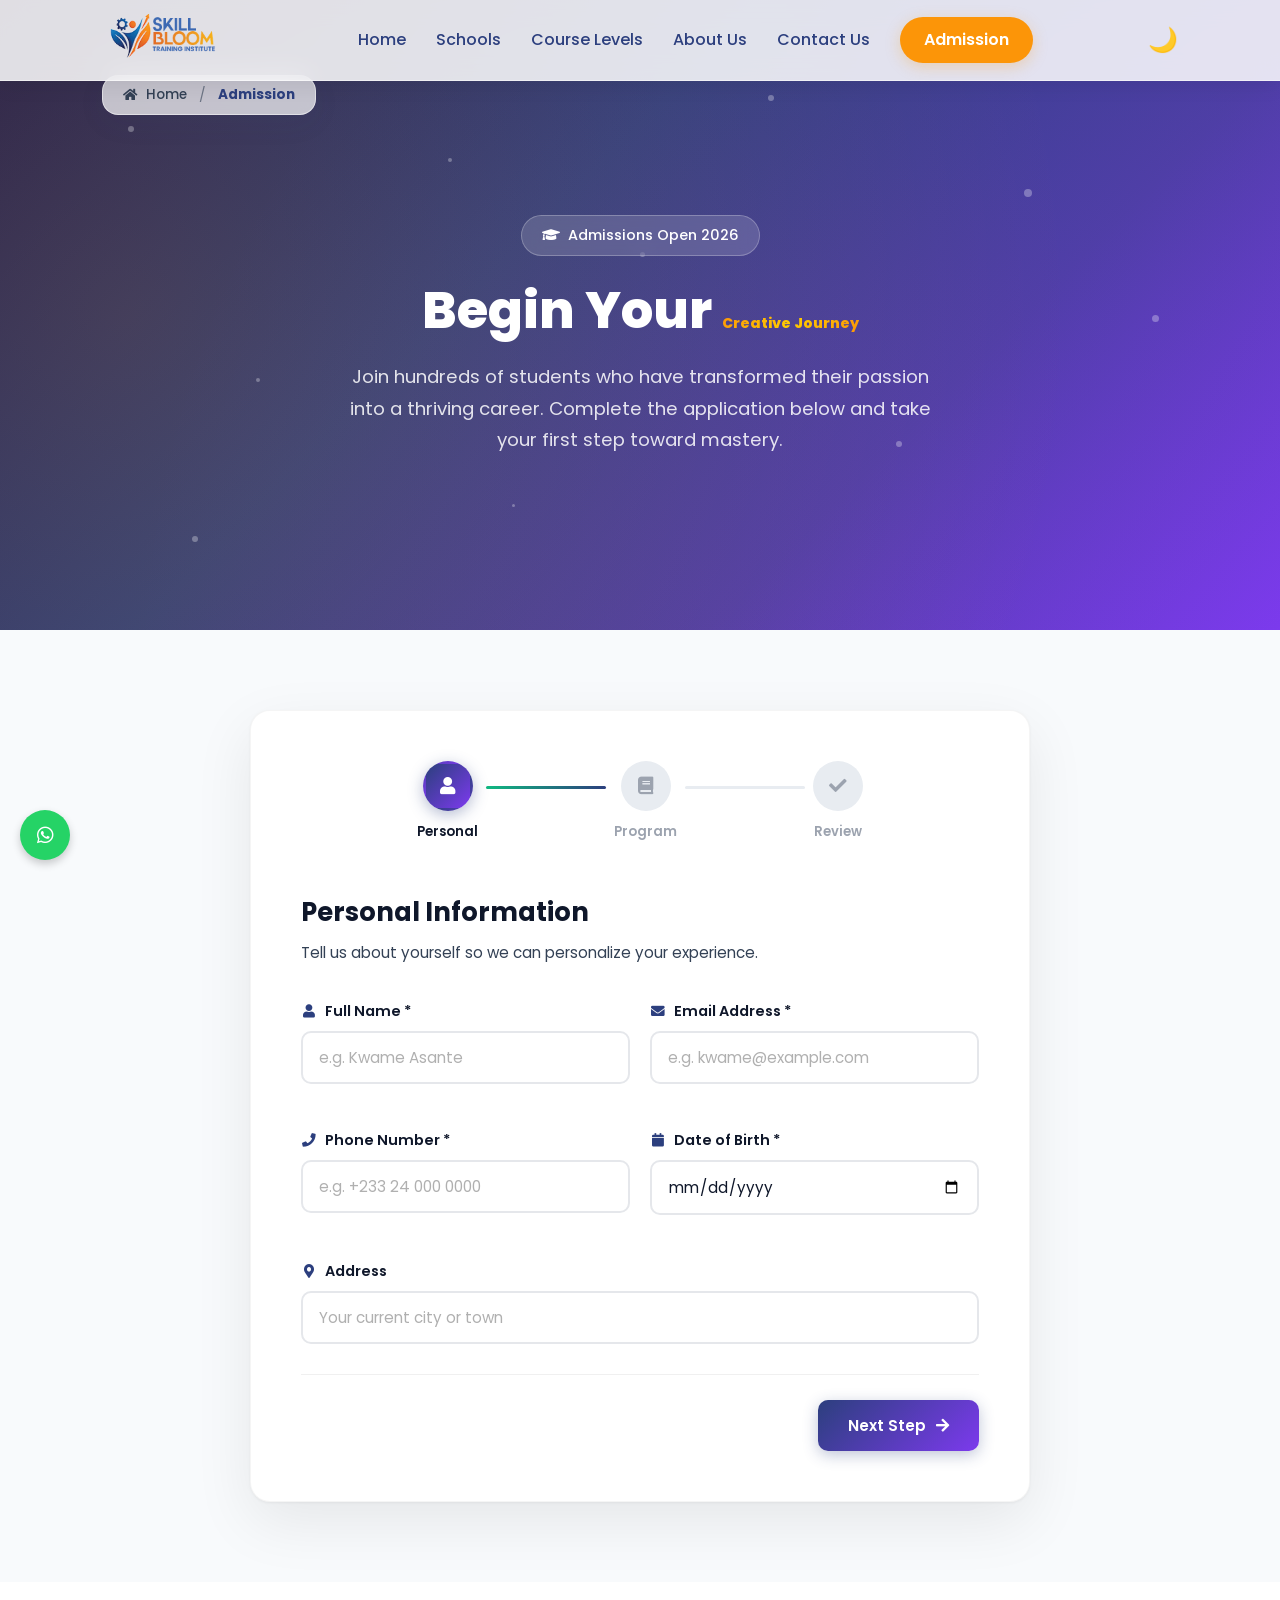
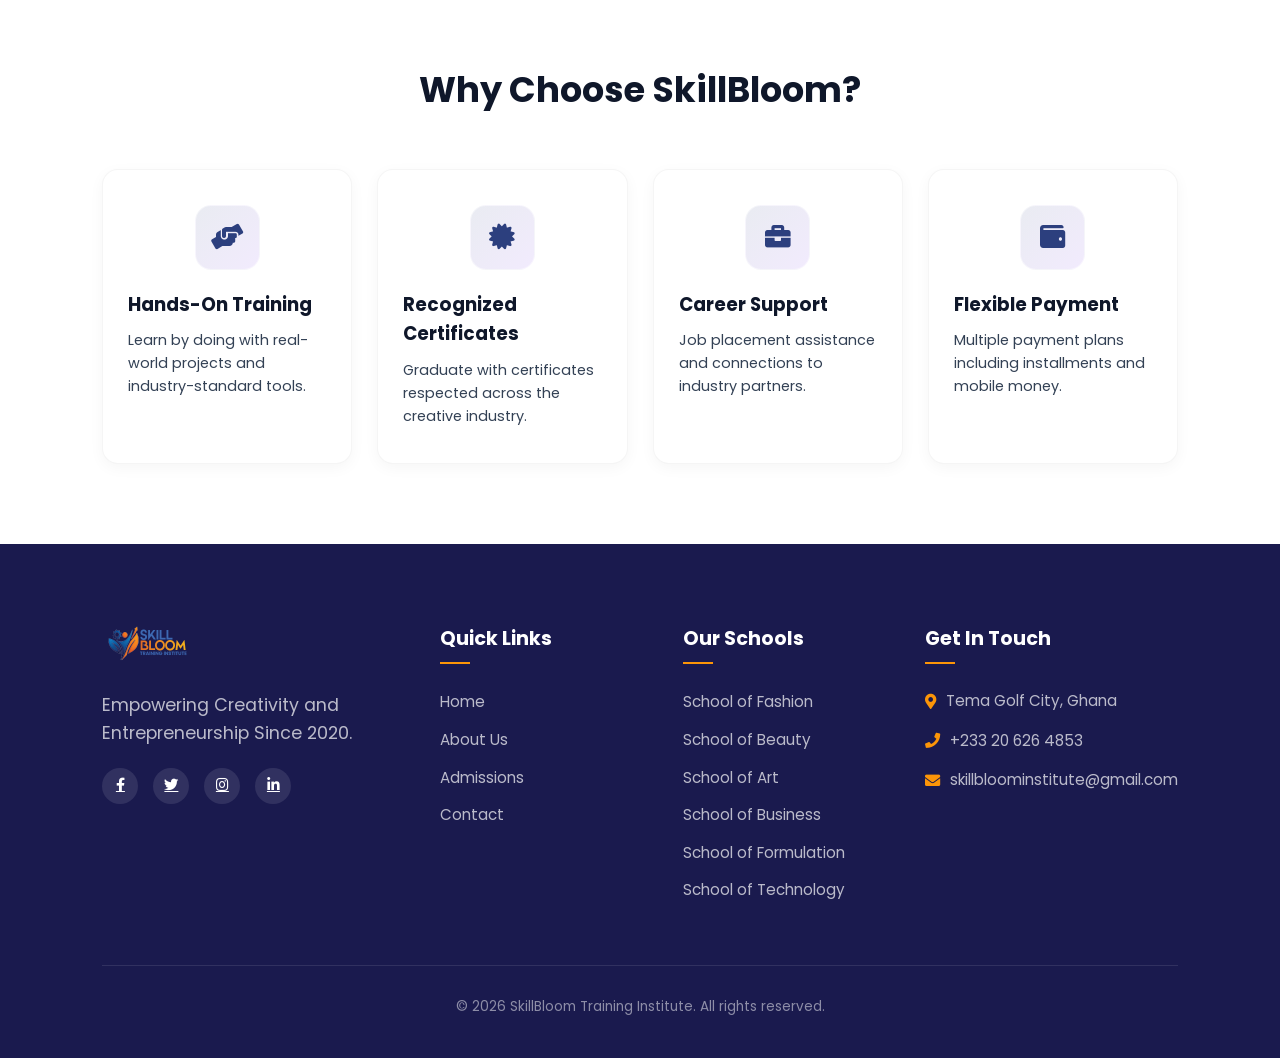
<file: admission.html>
<!doctype html>
<html lang="en">
  <head>
    <meta charset="UTF-8" />
    <meta http-equiv="X-UA-Compatible" content="IE=edge" />
    <meta name="viewport" content="width=device-width, initial-scale=1.0" />
    <title>Apply for Admission - SkillBloom Training Institute</title>
    <meta name="description" content="Apply for admission at SkillBloom Training Institute. Start your creative journey in beauty, fashion, arts, crafts, and entrepreneurship." />

    <link
      rel="stylesheet"
      href="https://pro.fontawesome.com/releases/v5.10.0/css/all.css"
    />
    <link rel="stylesheet" href="style.css" />
    <link rel="stylesheet" href="admission.css" />
  </head>
  <body>
    <nav>
      <a href="index.html"><img src="img/Logo2.png" alt="SkillBloom Logo" /></a>
      <div class="navigation">
        <ul>
          <li><a href="index.html">Home</a></li>
          <li><a href="index.html#schools">Schools</a></li>
          <li><a href="index.html#levels">Course Levels</a></li>
          <li><a href="about.html">About Us</a></li>
          <li><a href="index.html#contact">Contact Us</a></li>
          <li><a href="admission.html" class="admission-btn">Admission</a></li>
        </ul>
      </div>
      <div class="hamburger">
        <span></span>
        <span></span>
        <span></span>
      </div>
      <button id="dark-mode-toggle" class="dark-mode-btn">🌙</button>
    </nav>

    <!-- Hero Section -->
    <section class="admission-hero">
      <div class="hero-particles">
        <span></span><span></span><span></span><span></span><span></span>
        <span></span><span></span><span></span><span></span><span></span>
      </div>
      <div class="admission-hero-content">
        <span class="hero-badge"><i class="fas fa-graduation-cap"></i> Admissions Open 2026</span>
        <h1>Begin Your <span class="gradient-text">Creative Journey</span></h1>
        <p>Join hundreds of students who have transformed their passion into a thriving career. Complete the application below and take your first step toward mastery.</p>

      </div>
    </section>

    <!-- Application Section -->
    <section class="admission-section">
      <div class="admission-card">
        <!-- Progress Stepper -->
        <div class="stepper">
          <div class="step active" data-step="1">
            <div class="step-circle"><i class="fas fa-user"></i></div>
            <span class="step-label">Personal</span>
          </div>
          <div class="step-line active"></div>
          <div class="step" data-step="2">
            <div class="step-circle"><i class="fas fa-book"></i></div>
            <span class="step-label">Program</span>
          </div>
          <div class="step-line"></div>
          <div class="step" data-step="3">
            <div class="step-circle"><i class="fas fa-check"></i></div>
            <span class="step-label">Review</span>
          </div>
        </div>

        <!-- Messages -->
        <div class="success-message" id="successMessage" style="display: none;">
          <i class="fas fa-check-circle"></i>
          <h3>Application Submitted!</h3>
          <p>We'll contact you within 24-48 hours. Check your email for confirmation.</p>
        </div>
        <div class="error-message" id="errorMessage" style="display: none;">
          <i class="fas fa-exclamation-circle"></i>
          <h3>Submission Failed</h3>
          <p>Something went wrong. Please try again or contact us directly.</p>
        </div>

        <form id="admissionForm" novalidate>
          <!-- Step 1: Personal Info -->
          <div class="form-step active" id="step1">
            <div class="step-header">
              <h2>Personal Information</h2>
              <p>Tell us about yourself so we can personalize your experience.</p>
            </div>
            <div class="form-row">
              <div class="form-group">
                <label for="fullName"><i class="fas fa-user"></i> Full Name *</label>
                <input type="text" id="fullName" name="fullName" placeholder="e.g. Kwame Asante" required />
                <span class="field-error" id="fullNameError"></span>
              </div>
              <div class="form-group">
                <label for="email"><i class="fas fa-envelope"></i> Email Address *</label>
                <input type="email" id="email" name="email" placeholder="e.g. kwame@example.com" required />
                <span class="field-error" id="emailError"></span>
              </div>
            </div>
            <div class="form-row">
              <div class="form-group">
                <label for="phone"><i class="fas fa-phone"></i> Phone Number *</label>
                <input type="tel" id="phone" name="phone" placeholder="e.g. +233 24 000 0000" required />
                <span class="field-error" id="phoneError"></span>
              </div>
              <div class="form-group">
                <label for="dob"><i class="fas fa-calendar"></i> Date of Birth *</label>
                <input type="date" id="dob" name="dob" required />
                <span class="field-error" id="dobError"></span>
              </div>
            </div>
            <div class="form-group">
              <label for="address"><i class="fas fa-map-marker-alt"></i> Address</label>
              <input type="text" id="address" name="address" placeholder="Your current city or town" />
            </div>
            <div class="form-actions">
              <div></div>
              <button type="button" class="btn-next" onclick="nextStep(1)">
                Next Step <i class="fas fa-arrow-right"></i>
              </button>
            </div>
          </div>

          <!-- Step 2: Program Selection -->
          <div class="form-step" id="step2">
            <div class="step-header">
              <h2>Program Selection</h2>
              <p>Choose the school and level that matches your goals.</p>
            </div>
            <div class="form-row">
              <div class="form-group">
                <label for="school"><i class="fas fa-school"></i> School of Interest *</label>
                <select id="school" name="school" required>
                  <option value="">Select a School</option>
                  <option value="Fashion & Garment Construction">🧵 Fashion & Garment Construction</option>
                  <option value="Beauty and Cosmetology">💄 Beauty and Cosmetology</option>
                  <option value="Art, Craft & Design">🎨 Art, Craft & Design</option>
                  <option value="Entrepreneurship & Business Management">💼 Entrepreneurship & Business Management</option>
                  <option value="Formulation & Productions">🧪 Formulation & Productions</option>
                </select>
                <span class="field-error" id="schoolError"></span>
              </div>
              <div class="form-group">
                <label for="level"><i class="fas fa-layer-group"></i> Course Level *</label>
                <select id="level" name="level" required>
                  <option value="">Select a Level</option>
                  <option value="Beginner">🌱 Beginner — New to the field</option>
                  <option value="Intermediate">📈 Intermediate — Some experience</option>
                  <option value="Master Class">🏆 Master Class — Become an expert</option>
                </select>
                <span class="field-error" id="levelError"></span>
              </div>
            </div>
            <div class="form-group">
              <label for="schedule"><i class="fas fa-clock"></i> Preferred Schedule</label>
              <select id="schedule" name="schedule">
                <option value="">Select preferred schedule</option>
                <option value="Morning">🌅 Morning (8:00 AM – 12:00 PM)</option>
                <option value="Afternoon">☀️ Afternoon (1:00 PM – 5:00 PM)</option>
                <option value="Weekend">📅 Weekends Only</option>
              </select>
            </div>
            <div class="form-group">
              <label for="message"><i class="fas fa-comment-alt"></i> Why are you interested in SkillBloom?</label>
              <textarea id="message" name="message" placeholder="Tell us about your goals, passions, and what you hope to achieve..."></textarea>
            </div>
            <div class="form-actions">
              <button type="button" class="btn-prev" onclick="prevStep(2)">
                <i class="fas fa-arrow-left"></i> Back
              </button>
              <button type="button" class="btn-next" onclick="nextStep(2)">
                Review Application <i class="fas fa-arrow-right"></i>
              </button>
            </div>
          </div>

          <!-- Step 3: Review & Submit -->
          <div class="form-step" id="step3">
            <div class="step-header">
              <h2>Review & Submit</h2>
              <p>Double-check your details before submitting your application.</p>
            </div>
            <div class="review-card">
              <div class="review-section">
                <h3><i class="fas fa-user-circle"></i> Personal Details</h3>
                <div class="review-grid">
                  <div class="review-item">
                    <span class="review-label">Full Name</span>
                    <span class="review-value" id="reviewName">—</span>
                  </div>
                  <div class="review-item">
                    <span class="review-label">Email</span>
                    <span class="review-value" id="reviewEmail">—</span>
                  </div>
                  <div class="review-item">
                    <span class="review-label">Phone</span>
                    <span class="review-value" id="reviewPhone">—</span>
                  </div>
                  <div class="review-item">
                    <span class="review-label">Date of Birth</span>
                    <span class="review-value" id="reviewDob">—</span>
                  </div>
                </div>
              </div>
              <div class="review-section">
                <h3><i class="fas fa-graduation-cap"></i> Program Details</h3>
                <div class="review-grid">
                  <div class="review-item">
                    <span class="review-label">School</span>
                    <span class="review-value" id="reviewSchool">—</span>
                  </div>
                  <div class="review-item">
                    <span class="review-label">Level</span>
                    <span class="review-value" id="reviewLevel">—</span>
                  </div>
                  <div class="review-item">
                    <span class="review-label">Schedule</span>
                    <span class="review-value" id="reviewSchedule">—</span>
                  </div>
                </div>
              </div>
            </div>
            <div class="terms-check">
              <label class="custom-checkbox">
                <input type="checkbox" id="termsCheck" required />
                <span class="checkmark"></span>
                I agree to the <a href="#">terms and conditions</a> and confirm the information provided is accurate.
              </label>
              <span class="field-error" id="termsError"></span>
            </div>
            <div class="form-actions">
              <button type="button" class="btn-prev" onclick="prevStep(3)">
                <i class="fas fa-arrow-left"></i> Back
              </button>
              <button type="submit" class="btn-submit" id="submitBtn">
                <span class="btn-text"><i class="fas fa-paper-plane"></i> Submit Application</span>
                <span class="btn-loading" style="display:none;"><i class="fas fa-spinner fa-spin"></i> Submitting...</span>
              </button>
            </div>
          </div>
        </form>
      </div>
    </section>

    <!-- Why Choose Us -->
    <section class="why-section">
      <h2>Why Choose SkillBloom?</h2>
      <div class="why-grid">
        <div class="why-card">
          <div class="why-icon"><i class="fas fa-hands-helping"></i></div>
          <h3>Hands-On Training</h3>
          <p>Learn by doing with real-world projects and industry-standard tools.</p>
        </div>
        <div class="why-card">
          <div class="why-icon"><i class="fas fa-certificate"></i></div>
          <h3>Recognized Certificates</h3>
          <p>Graduate with certificates respected across the creative industry.</p>
        </div>
        <div class="why-card">
          <div class="why-icon"><i class="fas fa-briefcase"></i></div>
          <h3>Career Support</h3>
          <p>Job placement assistance and connections to industry partners.</p>
        </div>
        <div class="why-card">
          <div class="why-icon"><i class="fas fa-wallet"></i></div>
          <h3>Flexible Payment</h3>
          <p>Multiple payment plans including installments and mobile money.</p>
        </div>
      </div>
    </section>

    <footer class="footer">
      <div class="footer-container">
        <div class="footer-col">
          <img src="img/Logo2.png" alt="SkillBloom Logo" class="footer-logo" />
          <p>
            Empowering Creativity and Entrepreneurship Since 2020.
          </p>
          <div class="social-links">
            <a href="#" aria-label="Facebook"><i class="fab fa-facebook-f"></i></a>
            <a href="#" aria-label="Twitter"><i class="fab fa-twitter"></i></a>
            <a href="#" aria-label="Instagram"><i class="fab fa-instagram"></i></a>
            <a href="#" aria-label="LinkedIn"><i class="fab fa-linkedin-in"></i></a>
          </div>
        </div>
        <div class="footer-col">
          <h3>Quick Links</h3>
          <ul>
            <li><a href="index.html">Home</a></li>
            <li><a href="about.html">About Us</a></li>
            <li><a href="admission.html">Admissions</a></li>
            <li><a href="index.html#contact">Contact</a></li>
          </ul>
        </div>
        <div class="footer-col">
          <h3>Our Schools</h3>
          <ul>
            <li><a href="fashion.html">School of Fashion</a></li>
            <li><a href="beauty.html">School of Beauty</a></li>
            <li><a href="art.html">School of Art</a></li>
            <li><a href="entrepreneurship.html">School of Business</a></li>
            <li><a href="formulation.html">School of Formulation</a></li>
            <li><a href="technology.html">School of Technology</a></li>
          </ul>
        </div>
        <div class="footer-col">
          <h3>Get In Touch</h3>
          <div class="contact-info">
            <p><i class="fas fa-map-marker-alt"></i> Tema Golf City, Ghana</p>
            <p><i class="fas fa-phone"></i> +233 20 626 4853</p>
            <p><i class="fas fa-envelope"></i> skillbloominstitute@gmail.com</p>
          </div>
        </div>
      </div>
      <div class="footer-bottom">
        <p>&copy; 2026 SkillBloom Training Institute. All rights reserved.</p>
      </div>
    </footer>

    <a
      href="https://wa.me/233248292295?text=Hi%20SkillBloom,%20I%20would%20like%20to%20know%20more%20about%20your%20courses"
      target="_blank"
      rel="noopener noreferrer"
      id="floating-whatsapp"
      title="WhatsApp Us Now"
    >
      <i class="fab fa-whatsapp"></i>
    </a>

    <button id="back-to-top" title="Back to Top">
      <i class="fas fa-arrow-up"></i>
    </button>

    <script src="script.js"></script>
    <script>
      // ===== Multi-step form logic =====
      let currentStep = 1;
      const totalSteps = 3;

      function updateStepper() {
        document.querySelectorAll('.step').forEach((s, i) => {
          const stepNum = i + 1;
          s.classList.toggle('active', stepNum <= currentStep);
          s.classList.toggle('completed', stepNum < currentStep);
        });
        document.querySelectorAll('.step-line').forEach((l, i) => {
          l.classList.toggle('active', i + 1 < currentStep);
        });
      }

      function showStep(step) {
        document.querySelectorAll('.form-step').forEach(s => s.classList.remove('active'));
        document.getElementById('step' + step).classList.add('active');
        updateStepper();
        // Scroll to top of card
        document.querySelector('.admission-card').scrollIntoView({ behavior: 'smooth', block: 'start' });
      }

      function validateStep(step) {
        let valid = true;
        // Clear previous errors
        document.querySelectorAll('#step' + step + ' .field-error').forEach(e => e.textContent = '');
        document.querySelectorAll('#step' + step + ' .form-group').forEach(g => g.classList.remove('has-error'));

        if (step === 1) {
          const name = document.getElementById('fullName');
          const email = document.getElementById('email');
          const phone = document.getElementById('phone');
          const dob = document.getElementById('dob');

          if (!name.value.trim()) {
            showFieldError('fullName', 'Please enter your full name');
            valid = false;
          }
          if (!email.value.trim() || !/^[^\s@]+@[^\s@]+\.[^\s@]+$/.test(email.value)) {
            showFieldError('email', 'Please enter a valid email address');
            valid = false;
          }
          if (!phone.value.trim()) {
            showFieldError('phone', 'Please enter your phone number');
            valid = false;
          }
          if (!dob.value) {
            showFieldError('dob', 'Please enter your date of birth');
            valid = false;
          }
        }

        if (step === 2) {
          const school = document.getElementById('school');
          const level = document.getElementById('level');
          if (!school.value) {
            showFieldError('school', 'Please select a school');
            valid = false;
          }
          if (!level.value) {
            showFieldError('level', 'Please select a course level');
            valid = false;
          }
        }
        return valid;
      }

      function showFieldError(fieldId, message) {
        const errorEl = document.getElementById(fieldId + 'Error');
        if (errorEl) {
          errorEl.textContent = message;
          errorEl.closest('.form-group').classList.add('has-error');
        }
      }

      function nextStep(current) {
        if (!validateStep(current)) return;
        currentStep = Math.min(current + 1, totalSteps);
        if (currentStep === 3) populateReview();
        showStep(currentStep);
      }

      function prevStep(current) {
        currentStep = Math.max(current - 1, 1);
        showStep(currentStep);
      }

      function populateReview() {
        document.getElementById('reviewName').textContent = document.getElementById('fullName').value || '—';
        document.getElementById('reviewEmail').textContent = document.getElementById('email').value || '—';
        document.getElementById('reviewPhone').textContent = document.getElementById('phone').value || '—';
        const dob = document.getElementById('dob').value;
        if (dob) {
          const [y, m, d] = dob.split('-').map(Number);
          const dobDate = new Date(y, m - 1, d);
          document.getElementById('reviewDob').textContent = dobDate.toLocaleDateString('en-GB', { day: 'numeric', month: 'long', year: 'numeric' });
        } else {
          document.getElementById('reviewDob').textContent = '—';
        }
        document.getElementById('reviewSchool').textContent = document.getElementById('school').selectedOptions[0]?.text || '—';
        document.getElementById('reviewLevel').textContent = document.getElementById('level').selectedOptions[0]?.text || '—';
        const sched = document.getElementById('schedule');
        document.getElementById('reviewSchedule').textContent = sched.value ? sched.selectedOptions[0]?.text : 'Not specified';
      }

      // Form submission
      document.getElementById('admissionForm').addEventListener('submit', async function (e) {
        e.preventDefault();
        const termsCheck = document.getElementById('termsCheck');
        if (!termsCheck.checked) {
          showFieldError('terms', 'You must agree to the terms and conditions');
          return;
        }

        const submitBtn = document.getElementById('submitBtn');
        submitBtn.querySelector('.btn-text').style.display = 'none';
        submitBtn.querySelector('.btn-loading').style.display = 'inline-flex';
        submitBtn.disabled = true;

        const formData = new FormData(this);
        const data = {
          fullName: formData.get('fullName'),
          email: formData.get('email'),
          phone: formData.get('phone'),
          dob: formData.get('dob'),
          address: formData.get('address'),
          school: formData.get('school'),
          level: formData.get('level'),
          schedule: formData.get('schedule'),
          message: formData.get('message'),
          _subject: `New Admission Application from ${formData.get('fullName')}`,
          _captcha: 'false',
        };

        try {
          const response = await fetch(
            'https://formsubmit.co/ajax/mikeobvious@hotmail.com',
            {
              method: 'POST',
              headers: { 'Content-Type': 'application/json' },
              body: JSON.stringify(data),
            }
          );

          if (response.ok) {
            document.getElementById('successMessage').style.display = 'flex';
            document.getElementById('admissionForm').style.display = 'none';
            document.querySelector('.stepper').style.display = 'none';
          } else {
            throw new Error('Form submission failed');
          }
        } catch (error) {
          document.getElementById('errorMessage').style.display = 'flex';
          console.error('Error:', error);
          setTimeout(() => {
            document.getElementById('errorMessage').style.display = 'none';
          }, 5000);
        } finally {
          submitBtn.querySelector('.btn-text').style.display = 'inline-flex';
          submitBtn.querySelector('.btn-loading').style.display = 'none';
          submitBtn.disabled = false;
        }
      });

      // Animate hero stat counters
      function animateCounters() {
        document.querySelectorAll('.hero-stat-number').forEach(counter => {
          const target = parseInt(counter.dataset.count);
          let current = 0;
          const increment = Math.ceil(target / 60);
          const timer = setInterval(() => {
            current += increment;
            if (current >= target) {
              current = target;
              clearInterval(timer);
            }
            counter.textContent = current;
          }, 30);
        });
      }

      // Trigger counter animation when hero is visible
      const heroObserver = new IntersectionObserver((entries) => {
        entries.forEach(entry => {
          if (entry.isIntersecting) {
            animateCounters();
            heroObserver.unobserve(entry.target);
          }
        });
      }, { threshold: 0.5 });

      const heroSection = document.querySelector('.admission-hero');
      if (heroSection) heroObserver.observe(heroSection);

      // Real-time validation styling
      document.querySelectorAll('.form-group input, .form-group select').forEach(input => {
        input.addEventListener('input', () => {
          const group = input.closest('.form-group');
          if (group.classList.contains('has-error') && input.value.trim()) {
            group.classList.remove('has-error');
            const errorEl = group.querySelector('.field-error');
            if (errorEl) errorEl.textContent = '';
          }
        });
      });
    </script>
  </body>
</html>
</file>
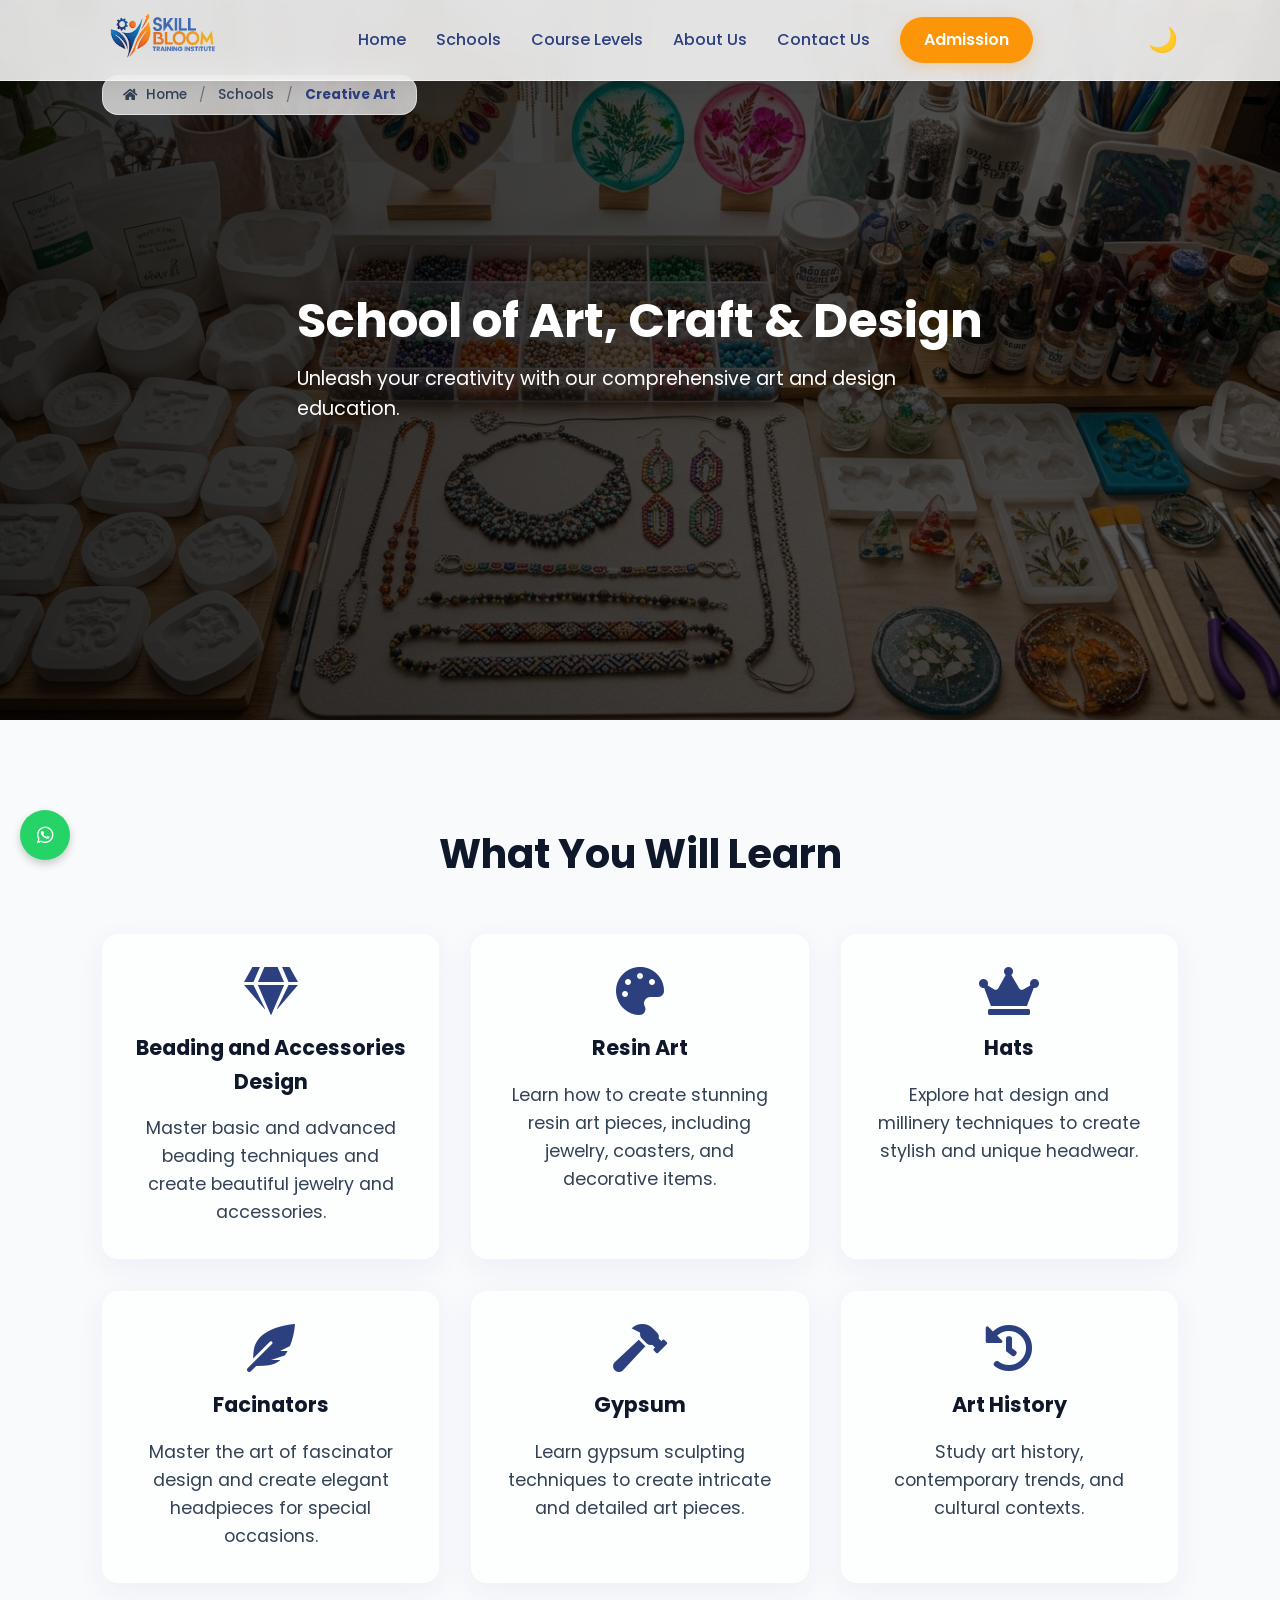
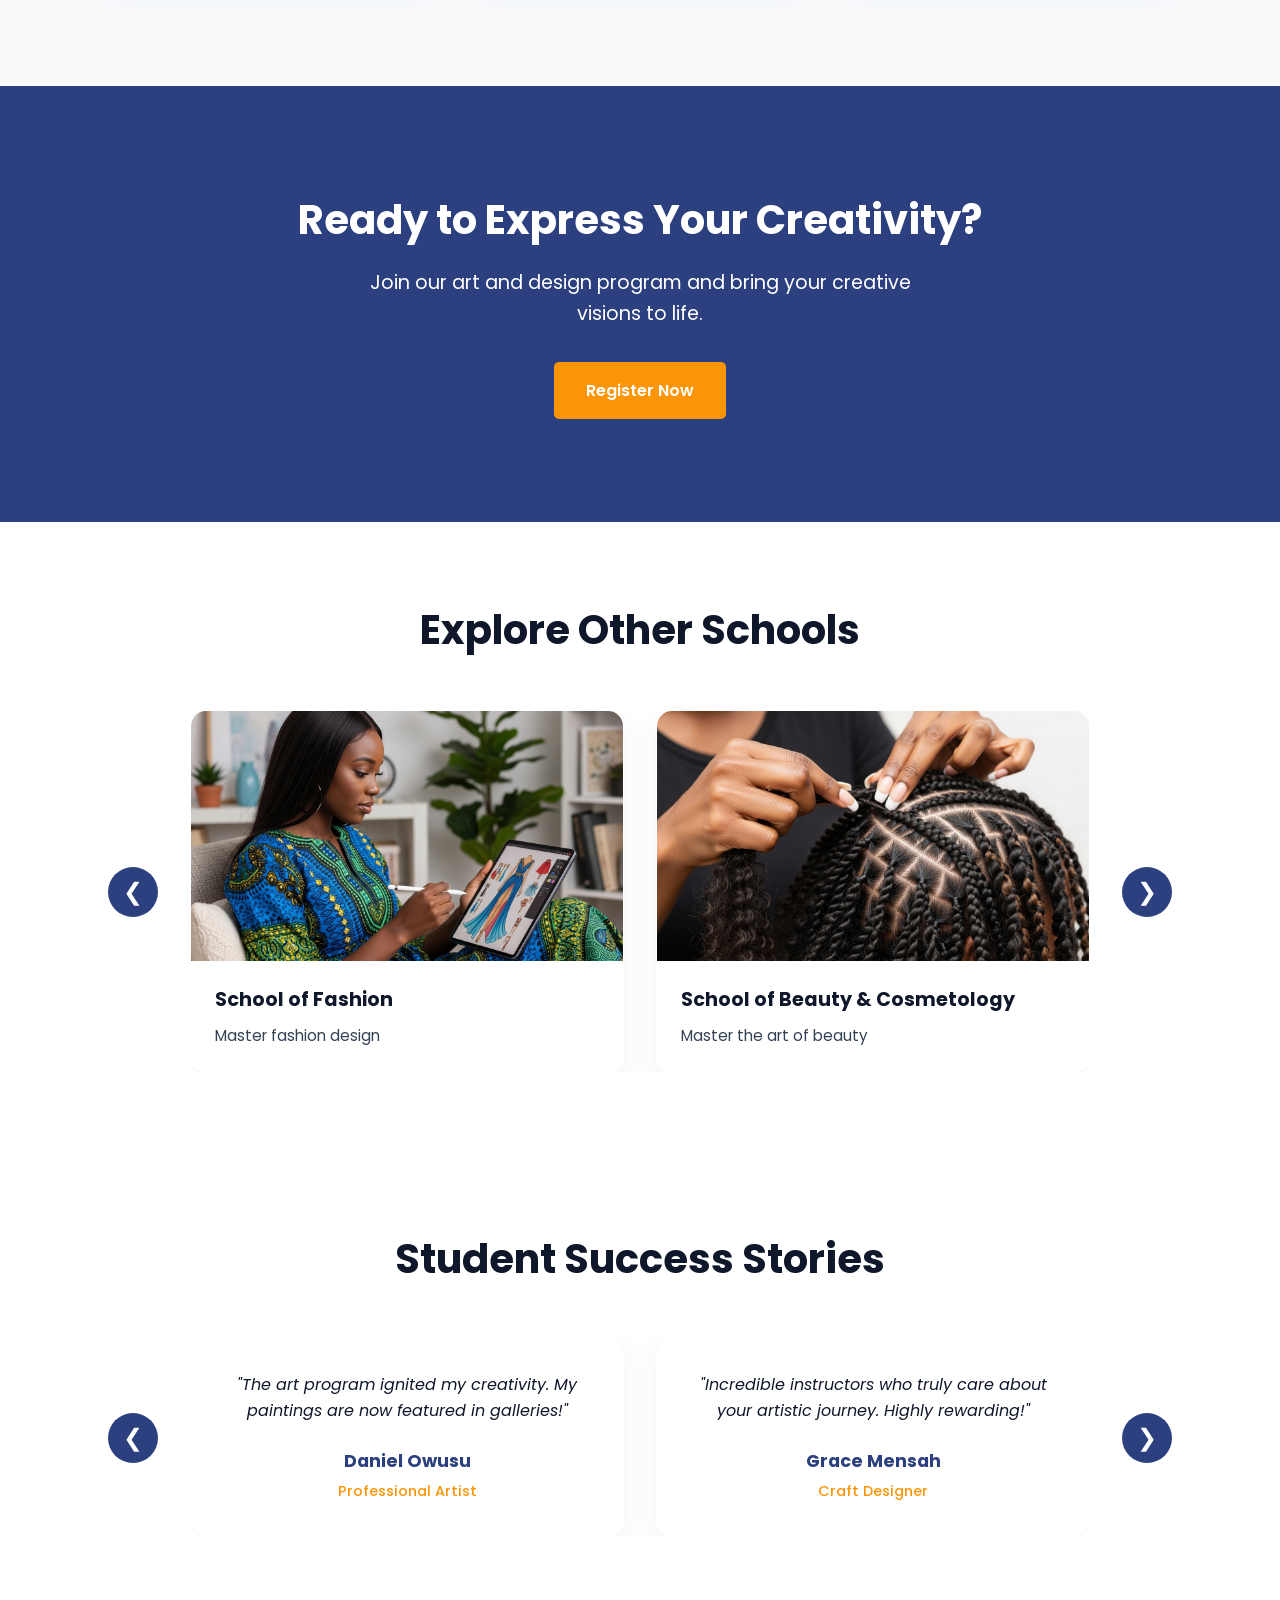
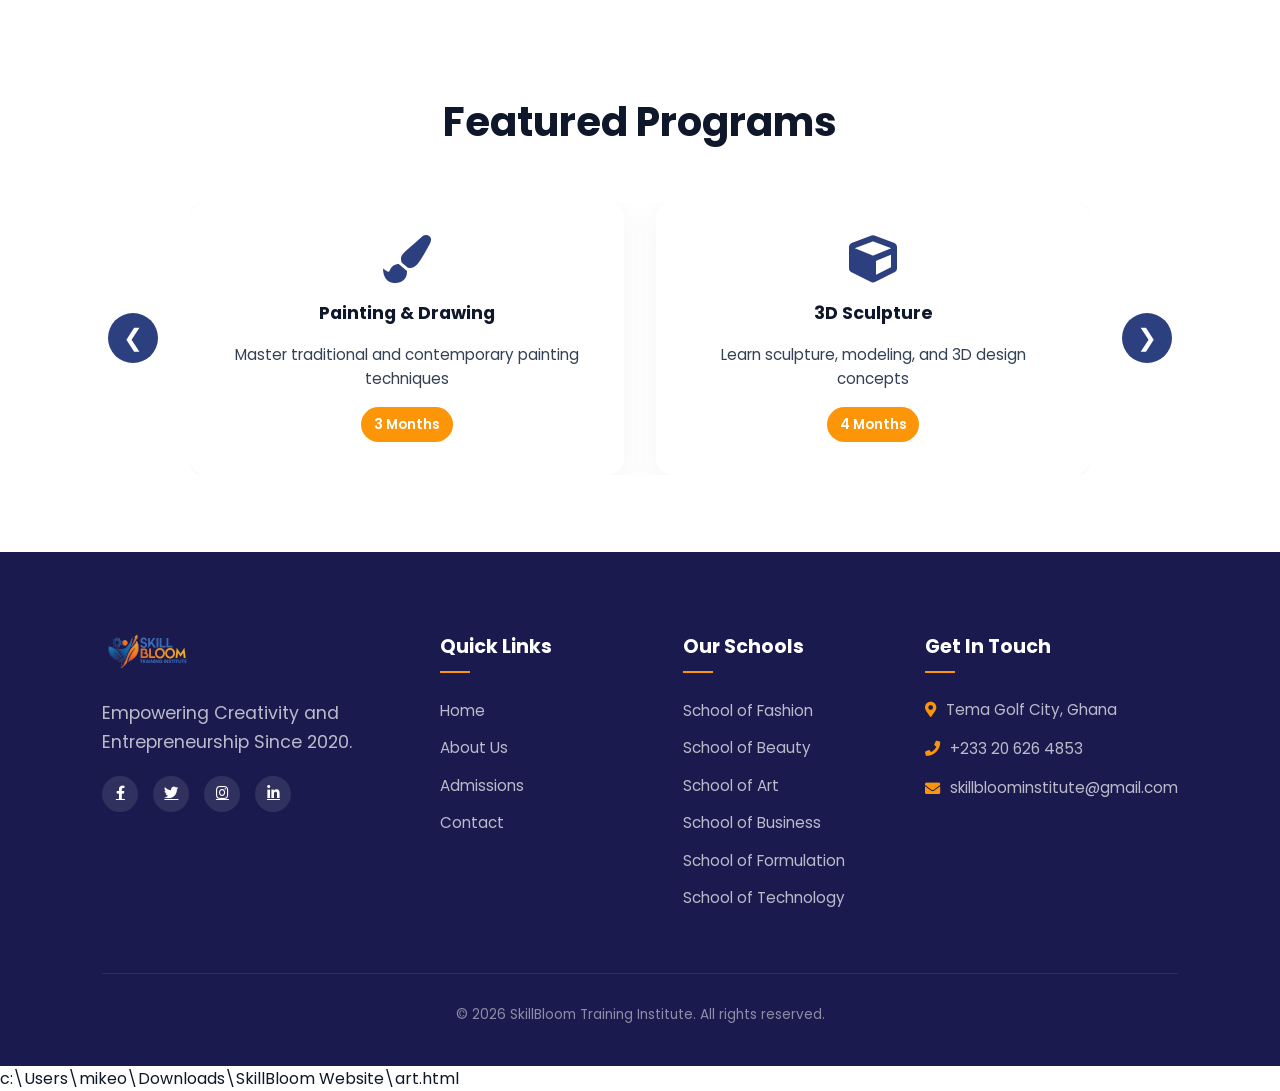
<file: art.html>
<!doctype html>
<html lang="en">
  <head>
    <meta charset="UTF-8" />
    <meta http-equiv="X-UA-Compatible" content="IE=edge" />
    <meta name="viewport" content="width=device-width, initial-scale=1.0" />
    <meta name="description" content="School of Art, Craft & Design - Learn painting, sculpture, graphic design, and traditional crafts at SkillBloom." />
    <meta name="keywords" content="art school, graphic design, painting, sculpture, craft training" />
    <meta property="og:title" content="School of Art, Craft & Design - SkillBloom" />
    <title>Art, Craft & Design School - SkillBloom Training</title>
    <link rel="icon" type="image/x-icon" href="img/Logo2.png">

    <link
      rel="stylesheet"
      href="https://pro.fontawesome.com/releases/v5.10.0/css/all.css"
    />

    <link rel="stylesheet" href="style.css" />
  </head>
  <body>
    <nav>
      <a href="index.html"><img src="img/Logo2.png" alt="" /></a>
      <div class="navigation">
        <ul>
          <li><a href="index.html">Home</a></li>
          <li><a href="index.html#schools">Schools</a></li>
          <li><a href="index.html#levels">Course Levels</a></li>
          <li><a href="about.html">About Us</a></li>
          <li><a href="index.html#contact">Contact Us</a></li>
          <li><a href="admission.html" class="admission-btn">Admission</a></li>
        </ul>
      </div>
      <div class="hamburger">
        <span></span>
        <span></span>
        <span></span>
      </div>
      <button id="dark-mode-toggle" class="dark-mode-btn">🌙</button>
    </nav>

    <section id="school-detail">
      <div class="school-header" style="background-image: url('img/Sch of Art, craft.png')">
        <div class="school-info-overlay">
          <div class="school-info">
            <h1>School of Art, Craft & Design</h1>
            <p>
              Unleash your creativity with our comprehensive art and design
              education.
            </p>
          </div>
        </div>
      </div>

      <div class="learnings-section">
        <h2>What You Will Learn</h2>
        <div class="learnings-grid">
          <div class="learning-item">
            <i class="fas fa-gem"></i>
            <h3>Beading and Accessories Design</h3>
            <p>
              Master basic and advanced beading techniques and create beautiful
              jewelry and accessories.
            </p>
          </div>
          <div class="learning-item">
            <i class="fas fa-palette"></i>
            <h3>Resin Art</h3>
            <p>
              Learn how to create stunning resin art pieces, including jewelry,
              coasters, and decorative items.
            </p>
          </div>
          <div class="learning-item">
            <i class="fas fa-crown"></i>
            <h3>Hats</h3>
            <p>
              Explore hat design and millinery techniques to create stylish and
              unique headwear.
            </p>
          </div>
          <div class="learning-item">
            <i class="fas fa-feather-alt"></i>
            <h3>Facinators</h3>
            <p>
              Master the art of fascinator design and create elegant headpieces
              for special occasions.
            </p>
          </div>

          <div class="learning-item">
            <i class="fas fa-hammer"></i>
            <h3>Gypsum</h3>
            <p>
              Learn gypsum sculpting techniques to create intricate and detailed
              art pieces.
            </p>
          </div>
          <div class="learning-item">
            <i class="fas fa-history"></i>
            <h3>Art History</h3>
            <p>
              Study art history, contemporary trends, and cultural contexts.
            </p>
          </div>
        </div>
      </div>

      <div class="cta-section">
        <h2>Ready to Express Your Creativity?</h2>
        <p>
          Join our art and design program and bring your creative visions to
          life.
        </p>
        <a href="index.html#registration" class="cta-btn">Register Now</a>
      </div>

      <div class="carousel-section">
        <h2>Explore Other Schools</h2>
        <div class="carousel-container">
          <button class="carousel-btn prev" onclick="moveCarousel(-1, this)">&#10094;</button>
          <div class="carousel-wrapper">
            <div class="carousel-track">
              <a href="fashion.html" class="carousel-item">
                <img src="img/sch fashion.png" alt="Fashion School" />
                <div class="carousel-details">
                  <h3>School of Fashion</h3>
                  <p>Master fashion design</p>
                </div>
              </a>
              <a href="beauty.html" class="carousel-item">
                <img src="img/sch of Beauty and cometology.jpeg" alt="Beauty School" />
                <div class="carousel-details">
                  <h3>School of Beauty & Cosmetology</h3>
                  <p>Master the art of beauty</p>
                </div>
              </a>
              <a href="entrepreneurship.html" class="carousel-item">
                <img src="img/sch of entreprenurship.jpeg" alt="Entrepreneurship School" />
                <div class="carousel-details">
                  <h3>School of Entrepreneurship</h3>
                  <p>Launch your business venture</p>
                </div>
              </a>
              <a href="formulation.html" class="carousel-item">
                <img src="img/sch of formulation.jpeg" alt="Formulation School" />
                <div class="carousel-details">
                  <h3>School of Formulation</h3>
                  <p>Master product formulation</p>
                </div>
              </a>
            </div>
          </div>
          <button class="carousel-btn next" onclick="moveCarousel(1, this)">&#10095;</button>
        </div>
      </div>

      <div class="carousel-section">
        <h2>Student Success Stories</h2>
        <div class="carousel-container">
          <button class="carousel-btn prev" onclick="moveCarousel(-1, this)">&#10094;</button>
          <div class="carousel-wrapper">
            <div class="carousel-track">
              <div class="carousel-item testimonial-item">
                <div class="testimonial-content">
                  <div class="testimonial-text">
                    <p>"The art program ignited my creativity. My paintings are now featured in galleries!"</p>
                    <h4>Daniel Owusu</h4>
                    <p class="student-role">Professional Artist</p>
                  </div>
                </div>
              </div>
              <div class="carousel-item testimonial-item">
                <div class="testimonial-content">
                  <div class="testimonial-text">
                    <p>"Incredible instructors who truly care about your artistic journey. Highly rewarding!"</p>
                    <h4>Grace Mensah</h4>
                    <p class="student-role">Craft Designer</p>
                  </div>
                </div>
              </div>
              <div class="carousel-item testimonial-item">
                <div class="testimonial-content">
                  <div class="testimonial-text">
                    <p>"I turned my art hobby into a profitable business. SkillBloom made it possible!"</p>
                    <h4>Kofi Adom</h4>
                    <p class="student-role">Art Entrepreneur</p>
                  </div>
                </div>
              </div>
              <div class="carousel-item testimonial-item">
                <div class="testimonial-content">
                  <div class="testimonial-text">
                    <p>"The practical approach and mentorship here is unmatched. Worth every investment!"</p>
                    <h4>Ama Boateng</h4>
                    <p class="student-role">Graphic Designer</p>
                  </div>
                </div>
              </div>
            </div>
          </div>
          <button class="carousel-btn next" onclick="moveCarousel(1, this)">&#10095;</button>
        </div>
      </div>

      <div class="carousel-section">
        <h2>Featured Programs</h2>
        <div class="carousel-container">
          <button class="carousel-btn prev" onclick="moveCarousel(-1, this)">&#10094;</button>
          <div class="carousel-wrapper">
            <div class="carousel-track">
              <div class="carousel-item program-item">
                <div class="program-content">
                  <i class="fas fa-paint-brush"></i>
                  <h3>Painting & Drawing</h3>
                  <p>Master traditional and contemporary painting techniques</p>
                  <span class="duration">3 Months</span>
                </div>
              </div>
              <div class="carousel-item program-item">
                <div class="program-content">
                  <i class="fas fa-cube"></i>
                  <h3>3D Sculpture</h3>
                  <p>Learn sculpture, modeling, and 3D design concepts</p>
                  <span class="duration">4 Months</span>
                </div>
              </div>
              <div class="carousel-item program-item">
                <div class="program-content">
                  <i class="fas fa-star"></i>
                  <h3>Graphic Design</h3>
                  <p>Digital design and visual communication mastery</p>
                  <span class="duration">3 Months</span>
                </div>
              </div>
              <div class="carousel-item program-item">
                <div class="program-content">
                  <i class="fas fa-hammer"></i>
                  <h3>Craftsmanship</h3>
                  <p>Traditional and modern craft techniques</p>
                  <span class="duration">2 Months</span>
                </div>
              </div>
            </div>
          </div>
          <button class="carousel-btn next" onclick="moveCarousel(1, this)">&#10095;</button>
        </div>
      </div>
    </section>

    <footer class="footer">
      <div class="footer-container">
        <div class="footer-col">
          <img src="img/Logo2.png" alt="SkillBloom Logo" class="footer-logo" />
          <p>
            Empowering Creativity and Entrepreneurship Since 2020.
          </p>
          <div class="social-links">
            <a href="#" aria-label="Facebook"><i class="fab fa-facebook-f"></i></a>
            <a href="#" aria-label="Twitter"><i class="fab fa-twitter"></i></a>
            <a href="#" aria-label="Instagram"><i class="fab fa-instagram"></i></a>
            <a href="#" aria-label="LinkedIn"><i class="fab fa-linkedin-in"></i></a>
          </div>
        </div>
        <div class="footer-col">
          <h3>Quick Links</h3>
          <ul>
            <li><a href="index.html">Home</a></li>
            <li><a href="about.html">About Us</a></li>
            <li><a href="admission.html">Admissions</a></li>
            <li><a href="index.html#contact">Contact</a></li>
          </ul>
        </div>
        <div class="footer-col">
          <h3>Our Schools</h3>
          <ul>
            <li><a href="fashion.html">School of Fashion</a></li>
            <li><a href="beauty.html">School of Beauty</a></li>
            <li><a href="art.html">School of Art</a></li>
            <li><a href="entrepreneurship.html">School of Business</a></li>
            <li><a href="formulation.html">School of Formulation</a></li>
            <li><a href="technology.html">School of Technology</a></li>
          </ul>
        </div>
        <div class="footer-col">
          <h3>Get In Touch</h3>
          <div class="contact-info">
            <p><i class="fas fa-map-marker-alt"></i> Tema Golf City, Ghana</p>
            <p><i class="fas fa-phone"></i> +233 20 626 4853</p>
            <p><i class="fas fa-envelope"></i> skillbloominstitute@gmail.com</p>
          </div>
        </div>
      </div>
      <div class="footer-bottom">
        <p>&copy; 2026 SkillBloom Training Institute. All rights reserved.</p>
      </div>
    </footer>

    <a
      href="https://wa.me/233248292295?text=Hi%20SkillBloom,%20I%20would%20like%20to%20know%20more%20about%20your%20courses"
      target="_blank"
      rel="noopener noreferrer"
      id="floating-whatsapp"
      title="WhatsApp Us Now"
    >
      <i class="fab fa-whatsapp"></i>
    </a>

    <button id="back-to-top" title="Back to Top">
      <i class="fas fa-arrow-up"></i>
    </button>

    <script src="script.js"></script>
  </body>
</html>
<parameter name="filePath"
  >c:\Users\mikeo\Downloads\SkillBloom Website\art.html</parameter
>
</file>
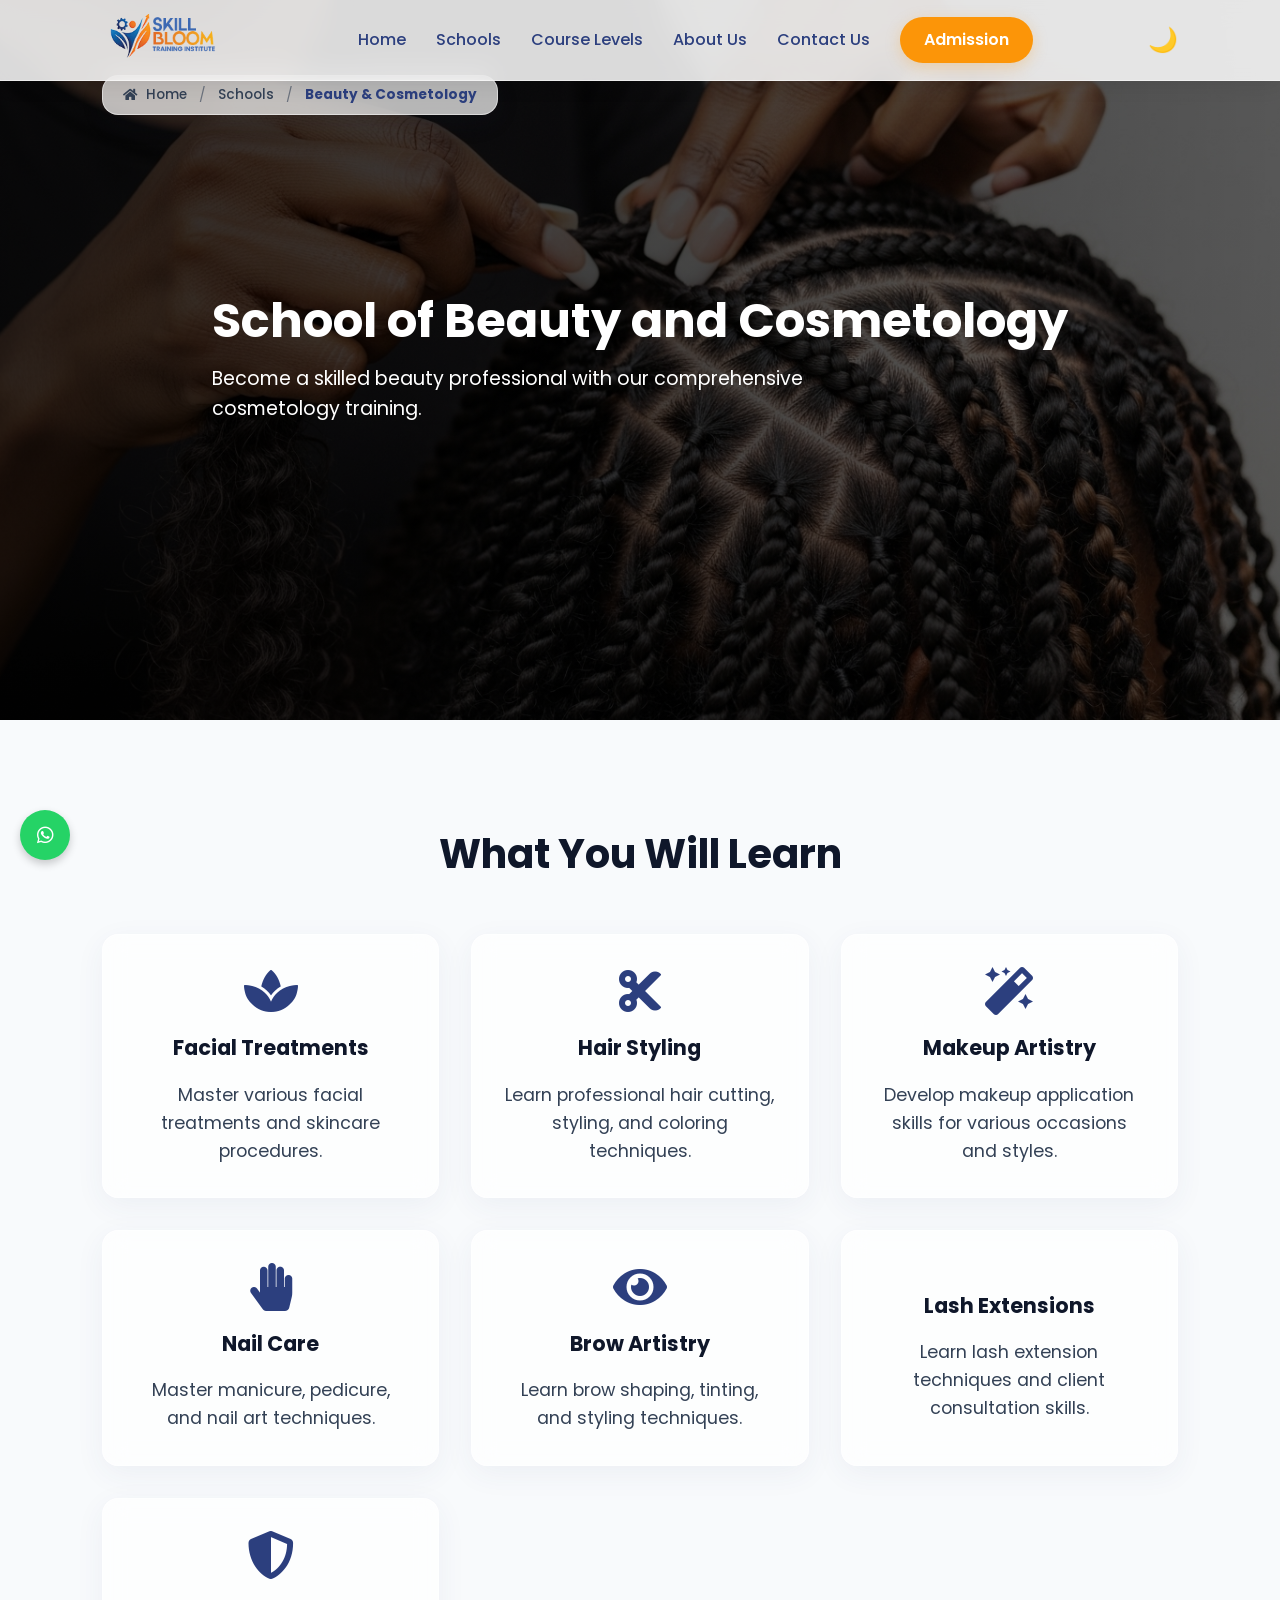
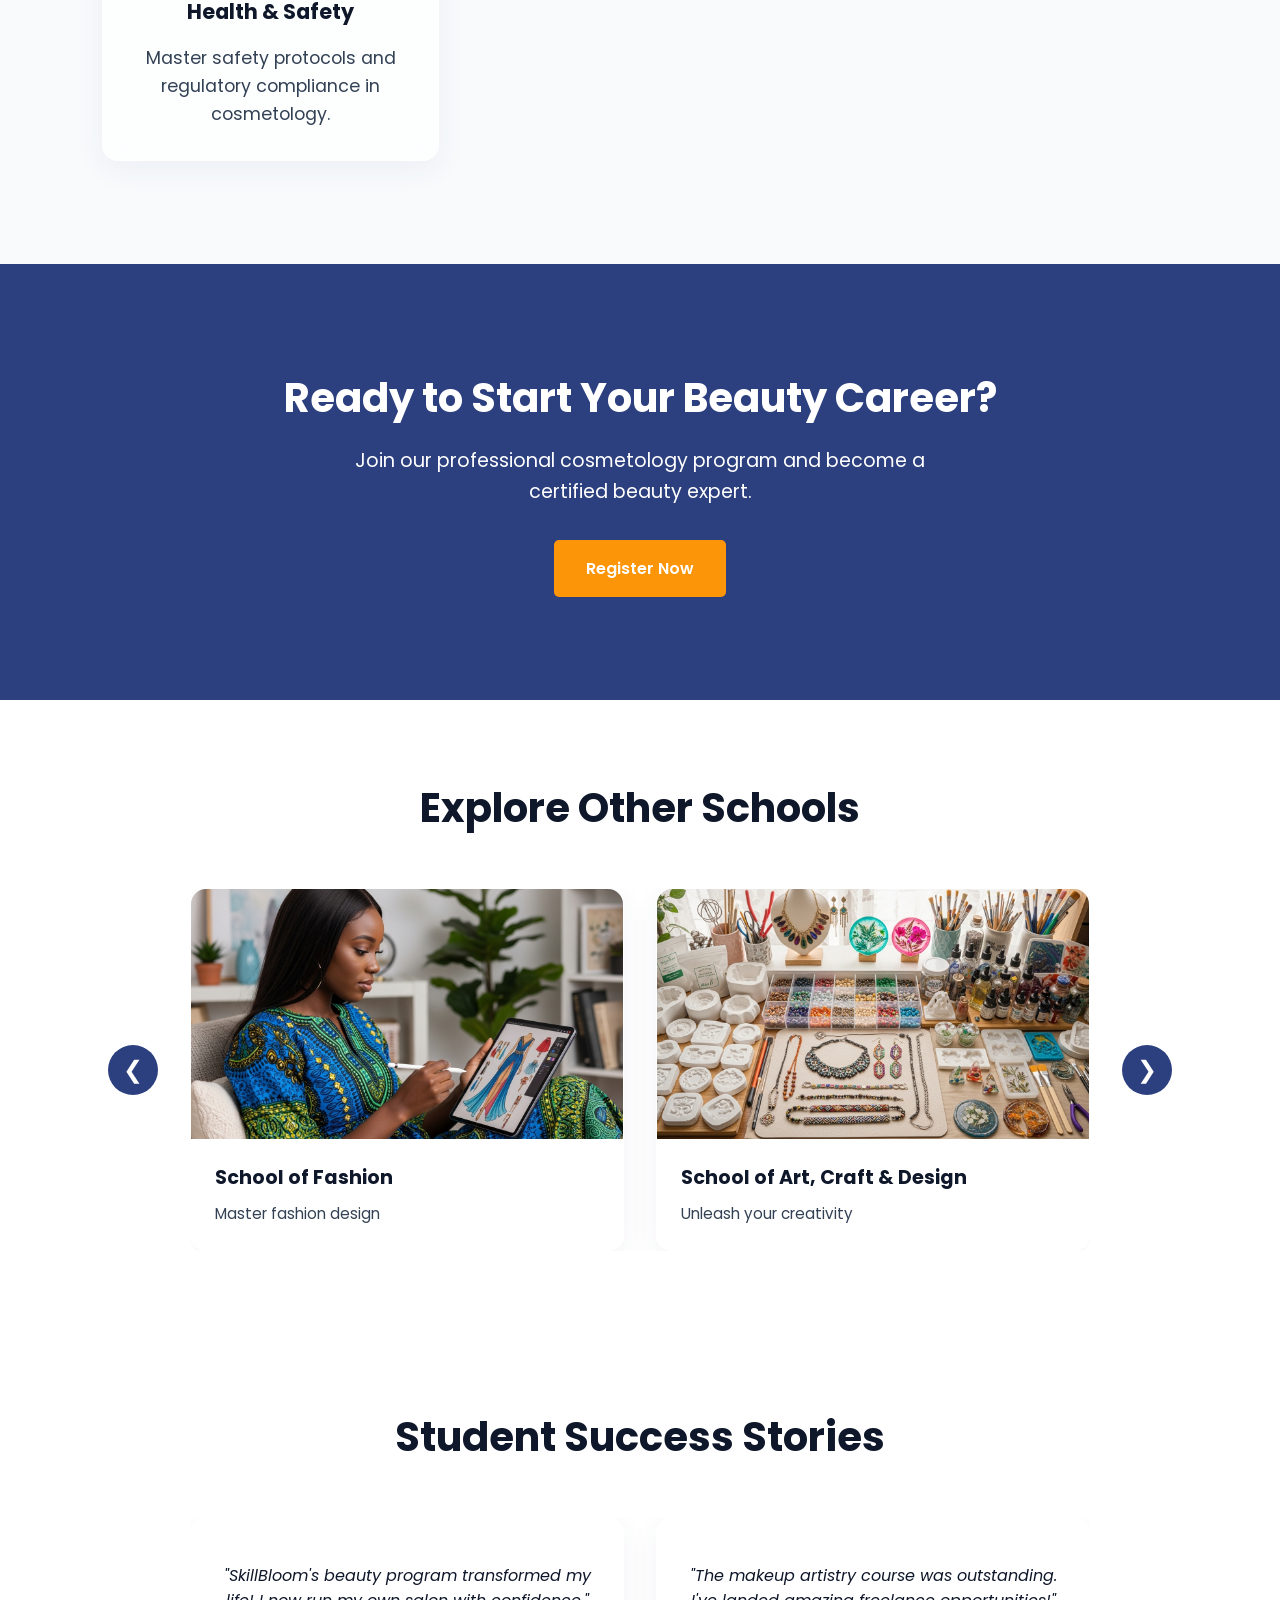
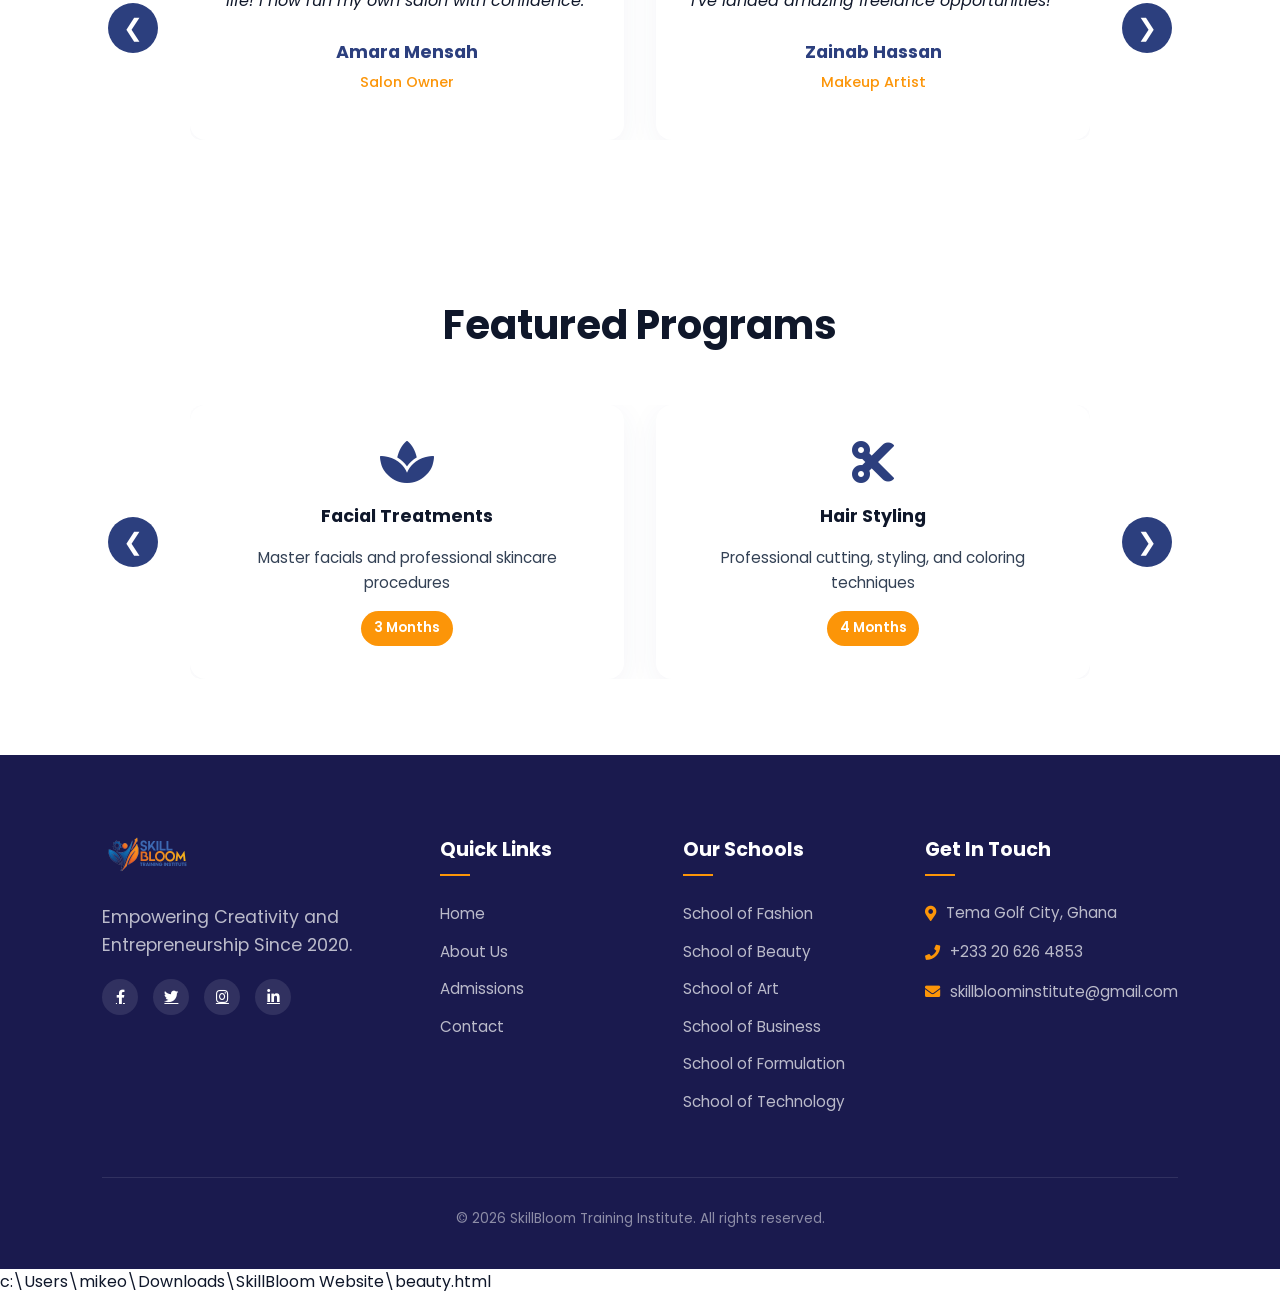
<file: beauty.html>
<!doctype html>
<html lang="en">
  <head>
    <meta charset="UTF-8" />
    <meta http-equiv="X-UA-Compatible" content="IE=edge" />
    <meta name="viewport" content="width=device-width, initial-scale=1.0" />
    <meta name="description" content="School of Beauty and Cosmetology - Comprehensive beauty training including makeup artistry, hair styling, and skincare at SkillBloom." />
    <meta name="keywords" content="beauty school, cosmetology, makeup artistry, hair styling, skincare" />
    <meta property="og:title" content="School of Beauty and Cosmetology - SkillBloom" />
    <title>Beauty & Cosmetology School - SkillBloom Training</title>
    <link rel="icon" type="image/x-icon" href="img/Logo2.png">

    <link
      rel="stylesheet"
      href="https://pro.fontawesome.com/releases/v5.10.0/css/all.css"
    />

    <link rel="stylesheet" href="style.css" />
  </head>
  <body>
    <nav>
      <a href="index.html"><img src="img/Logo2.png" alt="" /></a>
      <div class="navigation">
        <ul>
          <li><a href="index.html">Home</a></li>
          <li><a href="index.html#schools">Schools</a></li>
          <li><a href="index.html#levels">Course Levels</a></li>
          <li><a href="about.html">About Us</a></li>
          <li><a href="index.html#contact">Contact Us</a></li>
          <li><a href="admission.html" class="admission-btn">Admission</a></li>
        </ul>
      </div>
      <div class="hamburger">
        <span></span>
        <span></span>
        <span></span>
      </div>
      <button id="dark-mode-toggle" class="dark-mode-btn">🌙</button>
    </nav>

    <section id="school-detail">
      <div class="school-header" style="background-image: url('img/sch of Beauty and cometology.jpeg')">
        <div class="school-info-overlay">
          <div class="school-info">
            <h1>School of Beauty and Cosmetology</h1>
            <p>
              Become a skilled beauty professional with our comprehensive
              cosmetology training.
            </p>
          </div>
        </div>
      </div>

      <div class="learnings-section">
        <h2>What You Will Learn</h2>
        <div class="learnings-grid">
          <div class="learning-item">
            <i class="fas fa-spa"></i>
            <h3>Facial Treatments</h3>
            <p>Master various facial treatments and skincare procedures.</p>
          </div>
          <div class="learning-item">
            <i class="fas fa-cut"></i>
            <h3>Hair Styling</h3>
            <p>
              Learn professional hair cutting, styling, and coloring techniques.
            </p>
          </div>
          <div class="learning-item">
            <i class="fas fa-magic"></i>
            <h3>Makeup Artistry</h3>
            <p>
              Develop makeup application skills for various occasions and
              styles.
            </p>
          </div>
          <div class="learning-item">
            <i class="fas fa-hand-paper"></i>
            <h3>Nail Care</h3>
            <p>Master manicure, pedicure, and nail art techniques.</p>
          </div>
          <div class="learning-item">
            <i class="fas fa-eye"></i>
            <h3>Brow Artistry</h3>
            <p>Learn brow shaping, tinting, and styling techniques.</p>
          </div>
          <div class="learning-item">
            <i class="fas fa-sparkles"></i>
            <h3>Lash Extensions</h3>
            <p>
              Learn lash extension techniques and client consultation skills.
            </p>
          </div>
          <div class="learning-item">
            <i class="fas fa-shield-alt"></i>
            <h3>Health & Safety</h3>
            <p>
              Master safety protocols and regulatory compliance in cosmetology.
            </p>
          </div>
        </div>
      </div>

      <div class="cta-section">
        <h2>Ready to Start Your Beauty Career?</h2>
        <p>
          Join our professional cosmetology program and become a certified
          beauty expert.
        </p>
        <a href="index.html#registration" class="cta-btn">Register Now</a>
      </div>

      <div class="carousel-section">
        <h2>Explore Other Schools</h2>
        <div class="carousel-container">
          <button class="carousel-btn prev" onclick="moveCarousel(-1, this)">&#10094;</button>
          <div class="carousel-wrapper">
            <div class="carousel-track">
              <a href="fashion.html" class="carousel-item">
                <img src="img/sch fashion.png" alt="Fashion School" />
                <div class="carousel-details">
                  <h3>School of Fashion</h3>
                  <p>Master fashion design</p>
                </div>
              </a>
              <a href="art.html" class="carousel-item">
                <img src="img/Sch of Art, craft.png" alt="Art School" />
                <div class="carousel-details">
                  <h3>School of Art, Craft & Design</h3>
                  <p>Unleash your creativity</p>
                </div>
              </a>
              <a href="entrepreneurship.html" class="carousel-item">
                <img src="img/sch of entreprenurship.jpeg" alt="Entrepreneurship School" />
                <div class="carousel-details">
                  <h3>School of Entrepreneurship</h3>
                  <p>Launch your business venture</p>
                </div>
              </a>
              <a href="formulation.html" class="carousel-item">
                <img src="img/sch of formulation.jpeg" alt="Formulation School" />
                <div class="carousel-details">
                  <h3>School of Formulation</h3>
                  <p>Master product formulation</p>
                </div>
              </a>
            </div>
          </div>
          <button class="carousel-btn next" onclick="moveCarousel(1, this)">&#10095;</button>
        </div>
      </div>

      <div class="carousel-section">
        <h2>Student Success Stories</h2>
        <div class="carousel-container">
          <button class="carousel-btn prev" onclick="moveCarousel(-1, this)">&#10094;</button>
          <div class="carousel-wrapper">
            <div class="carousel-track">
              <div class="carousel-item testimonial-item">
                <div class="testimonial-content">
                  <div class="testimonial-text">
                    <p>"SkillBloom's beauty program transformed my life! I now run my own salon with confidence."</p>
                    <h4>Amara Mensah</h4>
                    <p class="student-role">Salon Owner</p>
                  </div>
                </div>
              </div>
              <div class="carousel-item testimonial-item">
                <div class="testimonial-content">
                  <div class="testimonial-text">
                    <p>"The makeup artistry course was outstanding. I've landed amazing freelance opportunities!"</p>
                    <h4>Zainab Hassan</h4>
                    <p class="student-role">Makeup Artist</p>
                  </div>
                </div>
              </div>
              <div class="carousel-item testimonial-item">
                <div class="testimonial-content">
                  <div class="testimonial-text">
                    <p>"Professional instructors, modern facilities, and real-world experience. Truly exceptional!"</p>
                    <h4>Rebecca Okafor</h4>
                    <p class="student-role">Beauty Therapist</p>
                  </div>
                </div>
              </div>
              <div class="carousel-item testimonial-item">
                <div class="testimonial-content">
                  <div class="testimonial-text">
                    <p>"I got certified and now work at a luxury spa. Best investment I made!"</p>
                    <h4>Patricia Anane</h4>
                    <p class="student-role">Spa Specialist</p>
                  </div>
                </div>
              </div>
            </div>
          </div>
          <button class="carousel-btn next" onclick="moveCarousel(1, this)">&#10095;</button>
        </div>
      </div>

      <div class="carousel-section">
        <h2>Featured Programs</h2>
        <div class="carousel-container">
          <button class="carousel-btn prev" onclick="moveCarousel(-1, this)">&#10094;</button>
          <div class="carousel-wrapper">
            <div class="carousel-track">
              <div class="carousel-item program-item">
                <div class="program-content">
                  <i class="fas fa-spa"></i>
                  <h3>Facial Treatments</h3>
                  <p>Master facials and professional skincare procedures</p>
                  <span class="duration">3 Months</span>
                </div>
              </div>
              <div class="carousel-item program-item">
                <div class="program-content">
                  <i class="fas fa-cut"></i>
                  <h3>Hair Styling</h3>
                  <p>Professional cutting, styling, and coloring techniques</p>
                  <span class="duration">4 Months</span>
                </div>
              </div>
              <div class="carousel-item program-item">
                <div class="program-content">
                  <i class="fas fa-magic"></i>
                  <h3>Makeup Artistry</h3>
                  <p>Master makeup application for all occasions</p>
                  <span class="duration">3 Months</span>
                </div>
              </div>
              <div class="carousel-item program-item">
                <div class="program-content">
                  <i class="fas fa-hand-paper"></i>
                  <h3>Nail Care</h3>
                  <p>Manicure, pedicure, and nail art techniques</p>
                  <span class="duration">2 Months</span>
                </div>
              </div>
            </div>
          </div>
          <button class="carousel-btn next" onclick="moveCarousel(1, this)">&#10095;</button>
        </div>
      </div>
    </section>

    <footer class="footer">
      <div class="footer-container">
        <div class="footer-col">
          <img src="img/Logo2.png" alt="SkillBloom Logo" class="footer-logo" />
          <p>
            Empowering Creativity and Entrepreneurship Since 2020.
          </p>
          <div class="social-links">
            <a href="#" aria-label="Facebook"><i class="fab fa-facebook-f"></i></a>
            <a href="#" aria-label="Twitter"><i class="fab fa-twitter"></i></a>
            <a href="#" aria-label="Instagram"><i class="fab fa-instagram"></i></a>
            <a href="#" aria-label="LinkedIn"><i class="fab fa-linkedin-in"></i></a>
          </div>
        </div>
        <div class="footer-col">
          <h3>Quick Links</h3>
          <ul>
            <li><a href="index.html">Home</a></li>
            <li><a href="about.html">About Us</a></li>
            <li><a href="admission.html">Admissions</a></li>
            <li><a href="index.html#contact">Contact</a></li>
          </ul>
        </div>
        <div class="footer-col">
          <h3>Our Schools</h3>
          <ul>
            <li><a href="fashion.html">School of Fashion</a></li>
            <li><a href="beauty.html">School of Beauty</a></li>
            <li><a href="art.html">School of Art</a></li>
            <li><a href="entrepreneurship.html">School of Business</a></li>
            <li><a href="formulation.html">School of Formulation</a></li>
            <li><a href="technology.html">School of Technology</a></li>
          </ul>
        </div>
        <div class="footer-col">
          <h3>Get In Touch</h3>
          <div class="contact-info">
            <p><i class="fas fa-map-marker-alt"></i> Tema Golf City, Ghana</p>
            <p><i class="fas fa-phone"></i> +233 20 626 4853</p>
            <p><i class="fas fa-envelope"></i> skillbloominstitute@gmail.com</p>
          </div>
        </div>
      </div>
      <div class="footer-bottom">
        <p>&copy; 2026 SkillBloom Training Institute. All rights reserved.</p>
      </div>
    </footer>

    <a
      href="https://wa.me/233248292295?text=Hi%20SkillBloom,%20I%20would%20like%20to%20know%20more%20about%20your%20courses"
      target="_blank"
      rel="noopener noreferrer"
      id="floating-whatsapp"
      title="WhatsApp Us Now"
    >
      <i class="fab fa-whatsapp"></i>
    </a>

    <button id="back-to-top" title="Back to Top">
      <i class="fas fa-arrow-up"></i>
    </button>

    <script src="script.js"></script>
  </body>
</html>
<parameter name="filePath"
  >c:\Users\mikeo\Downloads\SkillBloom Website\beauty.html</parameter
>
</file>
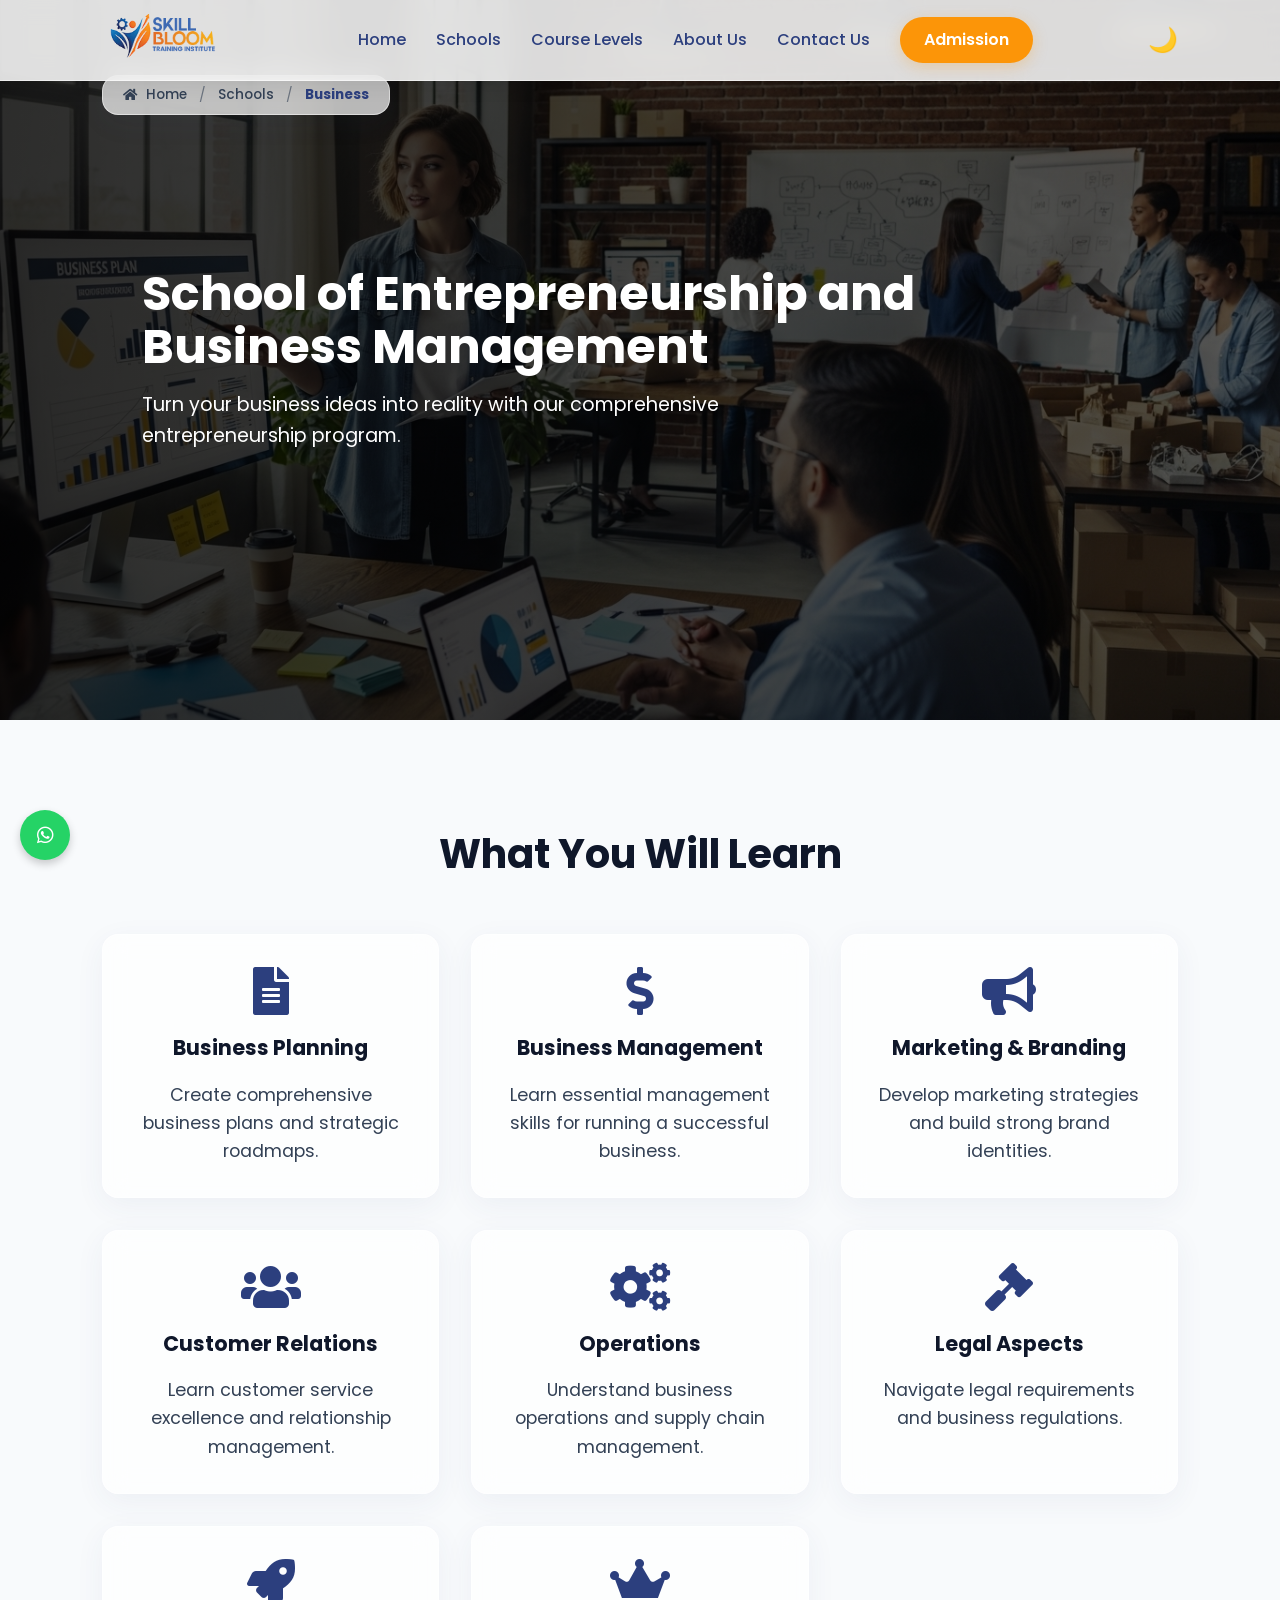
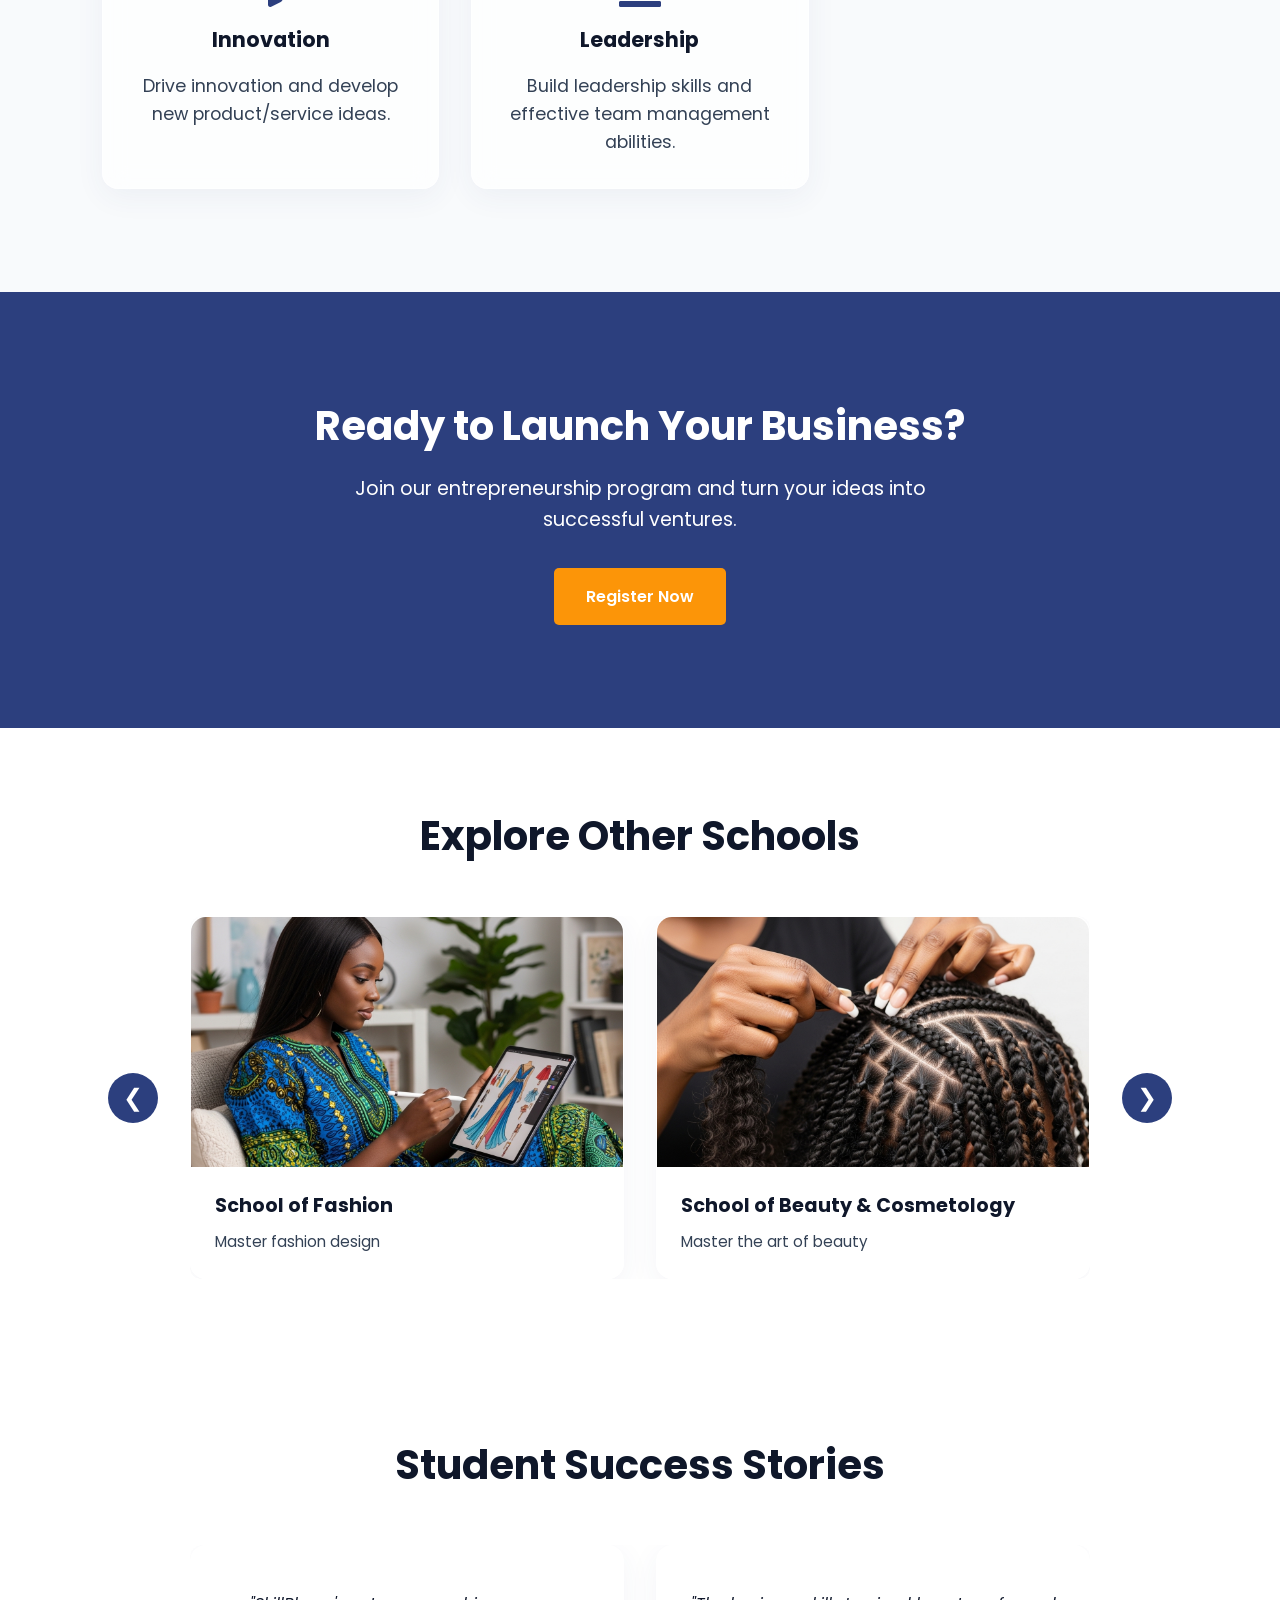
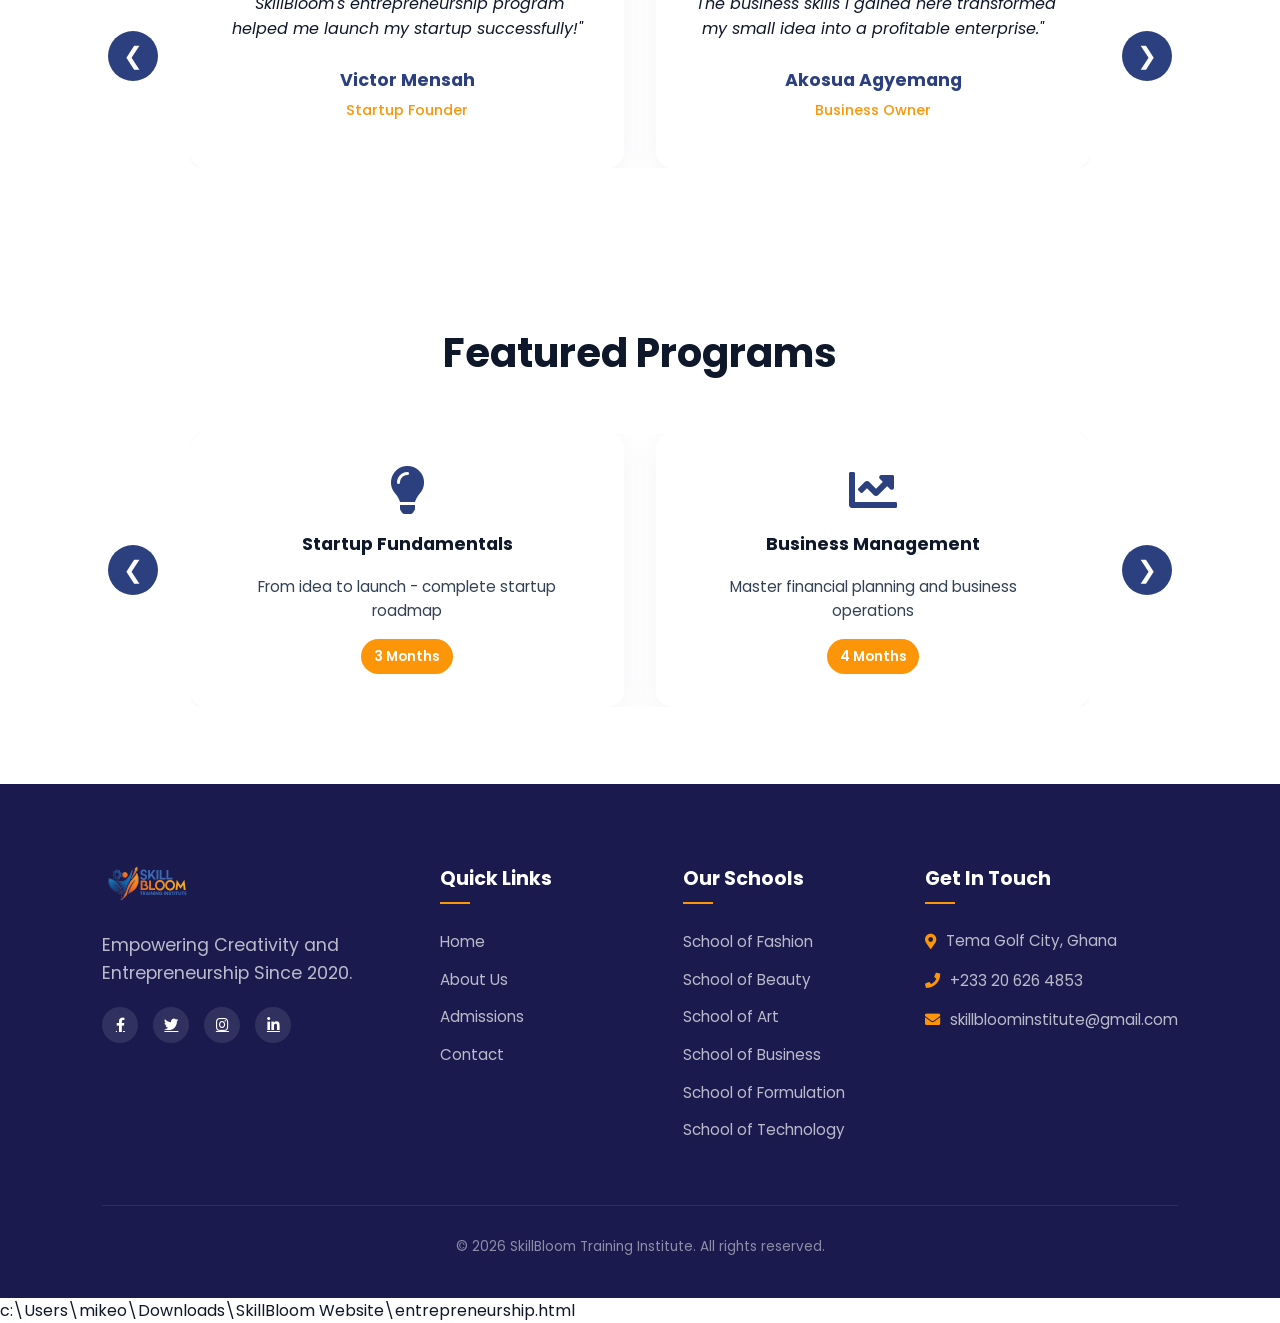
<file: entrepreneurship.html>
<!doctype html>
<html lang="en">
  <head>
    <meta charset="UTF-8" />
    <meta http-equiv="X-UA-Compatible" content="IE=edge" />
    <meta name="viewport" content="width=device-width, initial-scale=1.0" />
    <meta name="description" content="School of Entrepreneurship and Business Management - Launch your startup with our comprehensive business training at SkillBloom." />
    <meta name="keywords" content="entrepreneurship, business management, startup training, business school" />
    <meta property="og:title" content="School of Entrepreneurship and Business Management - SkillBloom" />
    <title>Entrepreneurship & Business School - SkillBloom Training</title>
    <link rel="icon" type="image/x-icon" href="img/Logo2.png">

    <link
      rel="stylesheet"
      href="https://pro.fontawesome.com/releases/v5.10.0/css/all.css"
    />

    <link rel="stylesheet" href="style.css" />
  </head>
  <body>
    <nav>
      <a href="index.html"><img src="img/Logo2.png" alt="" /></a>
      <div class="navigation">
        <ul>
          <li><a href="index.html">Home</a></li>
          <li><a href="index.html#schools">Schools</a></li>
          <li><a href="index.html#levels">Course Levels</a></li>
          <li><a href="about.html">About Us</a></li>
          <li><a href="index.html#contact">Contact Us</a></li>
          <li><a href="admission.html" class="admission-btn">Admission</a></li>
        </ul>
      </div>
      <div class="hamburger">
        <span></span>
        <span></span>
        <span></span>
      </div>
      <button id="dark-mode-toggle" class="dark-mode-btn">🌙</button>
    </nav>

    <section id="school-detail">
      <div class="school-header" style="background-image: url('img/sch of entreprenurship.jpeg')">
        <div class="school-info-overlay">
          <div class="school-info">
            <h1>School of Entrepreneurship and Business Management</h1>
            <p>
              Turn your business ideas into reality with our comprehensive
              entrepreneurship program.
            </p>
          </div>
        </div>
      </div>

      <div class="learnings-section">
        <h2>What You Will Learn</h2>
        <div class="learnings-grid">
          <div class="learning-item">
            <i class="fas fa-file-alt"></i>
            <h3>Business Planning</h3>
            <p>Create comprehensive business plans and strategic roadmaps.</p>
          </div>
          <div class="learning-item">
            <i class="fas fa-dollar-sign"></i>
            <h3>Business Management</h3>
            <p>
              Learn essential management skills for running a successful
              business.
            </p>
          </div>
          <div class="learning-item">
            <i class="fas fa-bullhorn"></i>
            <h3>Marketing & Branding</h3>
            <p>
              Develop marketing strategies and build strong brand identities.
            </p>
          </div>
          <div class="learning-item">
            <i class="fas fa-users"></i>
            <h3>Customer Relations</h3>
            <p>
              Learn customer service excellence and relationship management.
            </p>
          </div>
          <div class="learning-item">
            <i class="fas fa-cogs"></i>
            <h3>Operations</h3>
            <p>Understand business operations and supply chain management.</p>
          </div>
          <div class="learning-item">
            <i class="fas fa-gavel"></i>
            <h3>Legal Aspects</h3>
            <p>Navigate legal requirements and business regulations.</p>
          </div>
          <div class="learning-item">
            <i class="fas fa-rocket"></i>
            <h3>Innovation</h3>
            <p>Drive innovation and develop new product/service ideas.</p>
          </div>
          <div class="learning-item">
            <i class="fas fa-crown"></i>
            <h3>Leadership</h3>
            <p>
              Build leadership skills and effective team management abilities.
            </p>
          </div>
        </div>
      </div>

      <div class="cta-section">
        <h2>Ready to Launch Your Business?</h2>
        <p>
          Join our entrepreneurship program and turn your ideas into successful
          ventures.
        </p>
        <a href="index.html#registration" class="cta-btn">Register Now</a>
      </div>

      <div class="carousel-section">
        <h2>Explore Other Schools</h2>
        <div class="carousel-container">
          <button class="carousel-btn prev" onclick="moveCarousel(-1, this)">&#10094;</button>
          <div class="carousel-wrapper">
            <div class="carousel-track">
              <a href="fashion.html" class="carousel-item">
                <img src="img/sch fashion.png" alt="Fashion School" />
                <div class="carousel-details">
                  <h3>School of Fashion</h3>
                  <p>Master fashion design</p>
                </div>
              </a>
              <a href="beauty.html" class="carousel-item">
                <img src="img/sch of Beauty and cometology.jpeg" alt="Beauty School" />
                <div class="carousel-details">
                  <h3>School of Beauty & Cosmetology</h3>
                  <p>Master the art of beauty</p>
                </div>
              </a>
              <a href="art.html" class="carousel-item">
                <img src="img/Sch of Art, craft.png" alt="Art School" />
                <div class="carousel-details">
                  <h3>School of Art, Craft & Design</h3>
                  <p>Unleash your creativity</p>
                </div>
              </a>
              <a href="formulation.html" class="carousel-item">
                <img src="img/sch of formulation.jpeg" alt="Formulation School" />
                <div class="carousel-details">
                  <h3>School of Formulation</h3>
                  <p>Master product formulation</p>
                </div>
              </a>
            </div>
          </div>
          <button class="carousel-btn next" onclick="moveCarousel(1, this)">&#10095;</button>
        </div>
      </div>

      <div class="carousel-section">
        <h2>Student Success Stories</h2>
        <div class="carousel-container">
          <button class="carousel-btn prev" onclick="moveCarousel(-1, this)">&#10094;</button>
          <div class="carousel-wrapper">
            <div class="carousel-track">
              <div class="carousel-item testimonial-item">
                <div class="testimonial-content">
                  <div class="testimonial-text">
                    <p>"SkillBloom's entrepreneurship program helped me launch my startup successfully!"</p>
                    <h4>Victor Mensah</h4>
                    <p class="student-role">Startup Founder</p>
                  </div>
                </div>
              </div>
              <div class="carousel-item testimonial-item">
                <div class="testimonial-content">
                  <div class="testimonial-text">
                    <p>"The business skills I gained here transformed my small idea into a profitable enterprise."</p>
                    <h4>Akosua Agyemang</h4>
                    <p class="student-role">Business Owner</p>
                  </div>
                </div>
              </div>
              <div class="carousel-item testimonial-item">
                <div class="testimonial-content">
                  <div class="testimonial-text">
                    <p>"Mentorship and practical experience made all the difference in my entrepreneurial journey."</p>
                    <h4>Kwesi Boateng</h4>
                    <p class="student-role">Business Manager</p>
                  </div>
                </div>
              </div>
              <div class="carousel-item testimonial-item">
                <div class="testimonial-content">
                  <div class="testimonial-text">
                    <p>"From zero to scaling my business - SkillBloom provided all the tools I needed!"</p>
                    <h4>Nana Owusu</h4>
                    <p class="student-role">E-commerce Entrepreneur</p>
                  </div>
                </div>
              </div>
            </div>
          </div>
          <button class="carousel-btn next" onclick="moveCarousel(1, this)">&#10095;</button>
        </div>
      </div>

      <div class="carousel-section">
        <h2>Featured Programs</h2>
        <div class="carousel-container">
          <button class="carousel-btn prev" onclick="moveCarousel(-1, this)">&#10094;</button>
          <div class="carousel-wrapper">
            <div class="carousel-track">
              <div class="carousel-item program-item">
                <div class="program-content">
                  <i class="fas fa-lightbulb"></i>
                  <h3>Startup Fundamentals</h3>
                  <p>From idea to launch - complete startup roadmap</p>
                  <span class="duration">3 Months</span>
                </div>
              </div>
              <div class="carousel-item program-item">
                <div class="program-content">
                  <i class="fas fa-chart-line"></i>
                  <h3>Business Management</h3>
                  <p>Master financial planning and business operations</p>
                  <span class="duration">4 Months</span>
                </div>
              </div>
              <div class="carousel-item program-item">
                <div class="program-content">
                  <i class="fas fa-megaphone"></i>
                  <h3>Marketing & Sales</h3>
                  <p>Digital marketing and sales strategies that work</p>
                  <span class="duration">3 Months</span>
                </div>
              </div>
              <div class="carousel-item program-item">
                <div class="program-content">
                  <i class="fas fa-handshake"></i>
                  <h3>Leadership</h3>
                  <p>Develop leadership skills for business growth</p>
                  <span class="duration">2 Months</span>
                </div>
              </div>
            </div>
          </div>
          <button class="carousel-btn next" onclick="moveCarousel(1, this)">&#10095;</button>
        </div>
      </div>
    </section>

    <footer class="footer">
      <div class="footer-container">
        <div class="footer-col">
          <img src="img/Logo2.png" alt="SkillBloom Logo" class="footer-logo" />
          <p>
            Empowering Creativity and Entrepreneurship Since 2020.
          </p>
          <div class="social-links">
            <a href="#" aria-label="Facebook"><i class="fab fa-facebook-f"></i></a>
            <a href="#" aria-label="Twitter"><i class="fab fa-twitter"></i></a>
            <a href="#" aria-label="Instagram"><i class="fab fa-instagram"></i></a>
            <a href="#" aria-label="LinkedIn"><i class="fab fa-linkedin-in"></i></a>
          </div>
        </div>
        <div class="footer-col">
          <h3>Quick Links</h3>
          <ul>
            <li><a href="index.html">Home</a></li>
            <li><a href="about.html">About Us</a></li>
            <li><a href="admission.html">Admissions</a></li>
            <li><a href="index.html#contact">Contact</a></li>
          </ul>
        </div>
        <div class="footer-col">
          <h3>Our Schools</h3>
          <ul>
            <li><a href="fashion.html">School of Fashion</a></li>
            <li><a href="beauty.html">School of Beauty</a></li>
            <li><a href="art.html">School of Art</a></li>
            <li><a href="entrepreneurship.html">School of Business</a></li>
            <li><a href="formulation.html">School of Formulation</a></li>
            <li><a href="technology.html">School of Technology</a></li>
          </ul>
        </div>
        <div class="footer-col">
          <h3>Get In Touch</h3>
          <div class="contact-info">
            <p><i class="fas fa-map-marker-alt"></i> Tema Golf City, Ghana</p>
            <p><i class="fas fa-phone"></i> +233 20 626 4853</p>
            <p><i class="fas fa-envelope"></i> skillbloominstitute@gmail.com</p>
          </div>
        </div>
      </div>
      <div class="footer-bottom">
        <p>&copy; 2026 SkillBloom Training Institute. All rights reserved.</p>
      </div>
    </footer>

    <a
      href="https://wa.me/233248292295?text=Hi%20SkillBloom,%20I%20would%20like%20to%20know%20more%20about%20your%20courses"
      target="_blank"
      rel="noopener noreferrer"
      id="floating-whatsapp"
      title="WhatsApp Us Now"
    >
      <i class="fab fa-whatsapp"></i>
    </a>

    <button id="back-to-top" title="Back to Top">
      <i class="fas fa-arrow-up"></i>
    </button>

    <script src="script.js"></script>
  </body>
</html>
<parameter name="filePath"
  >c:\Users\mikeo\Downloads\SkillBloom Website\entrepreneurship.html</parameter
>
</file>
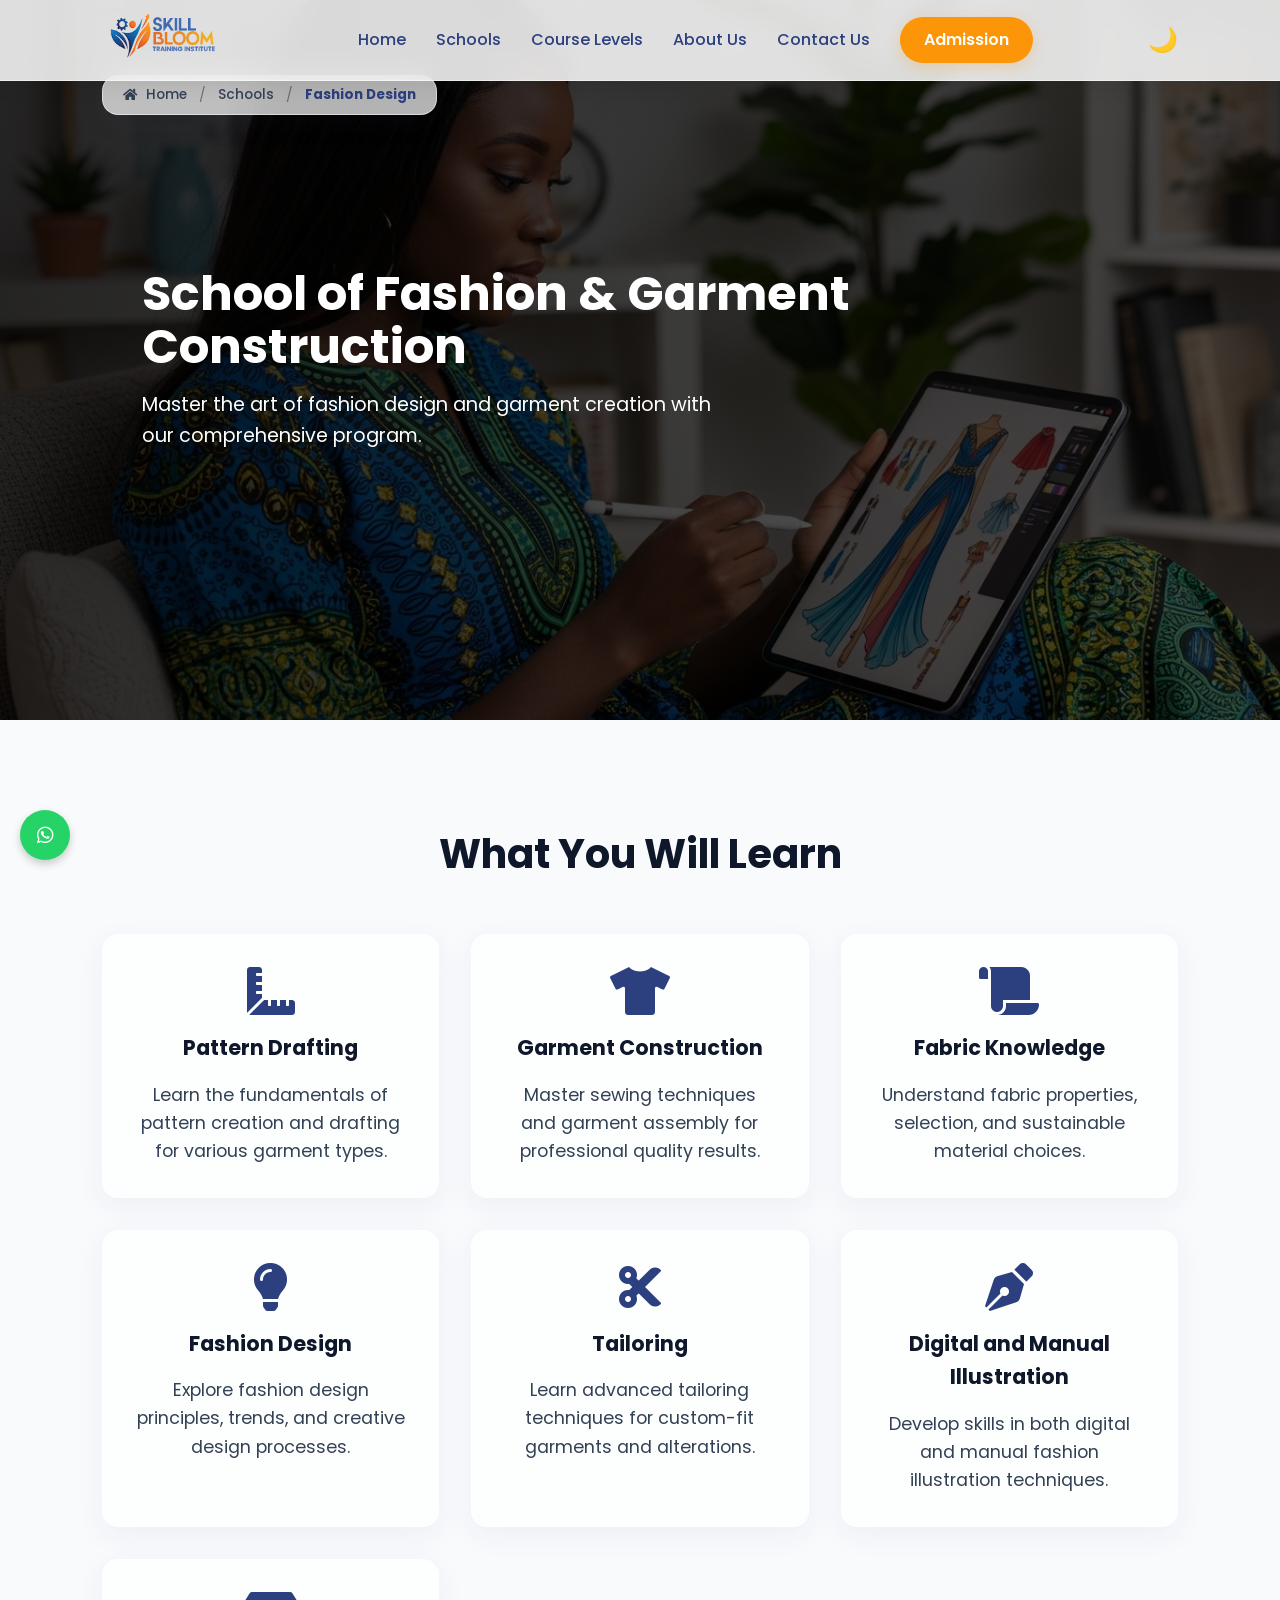
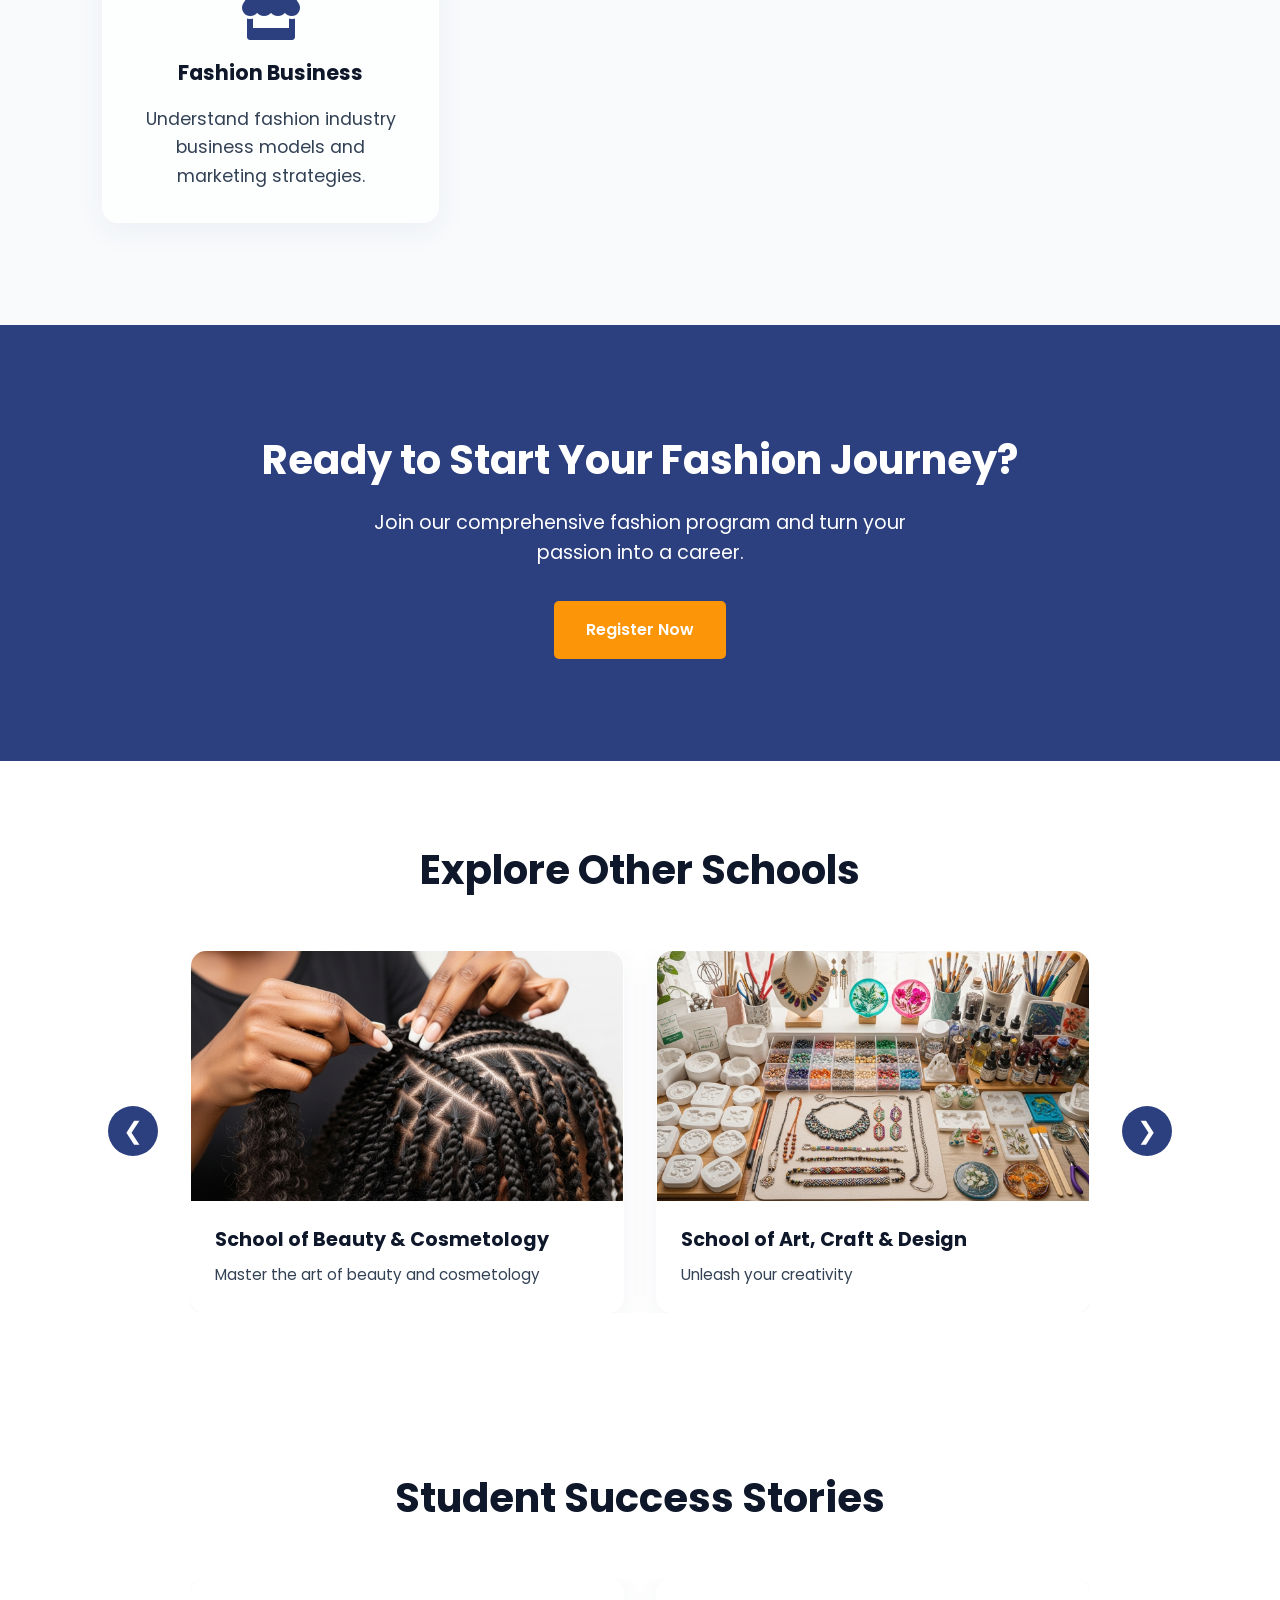
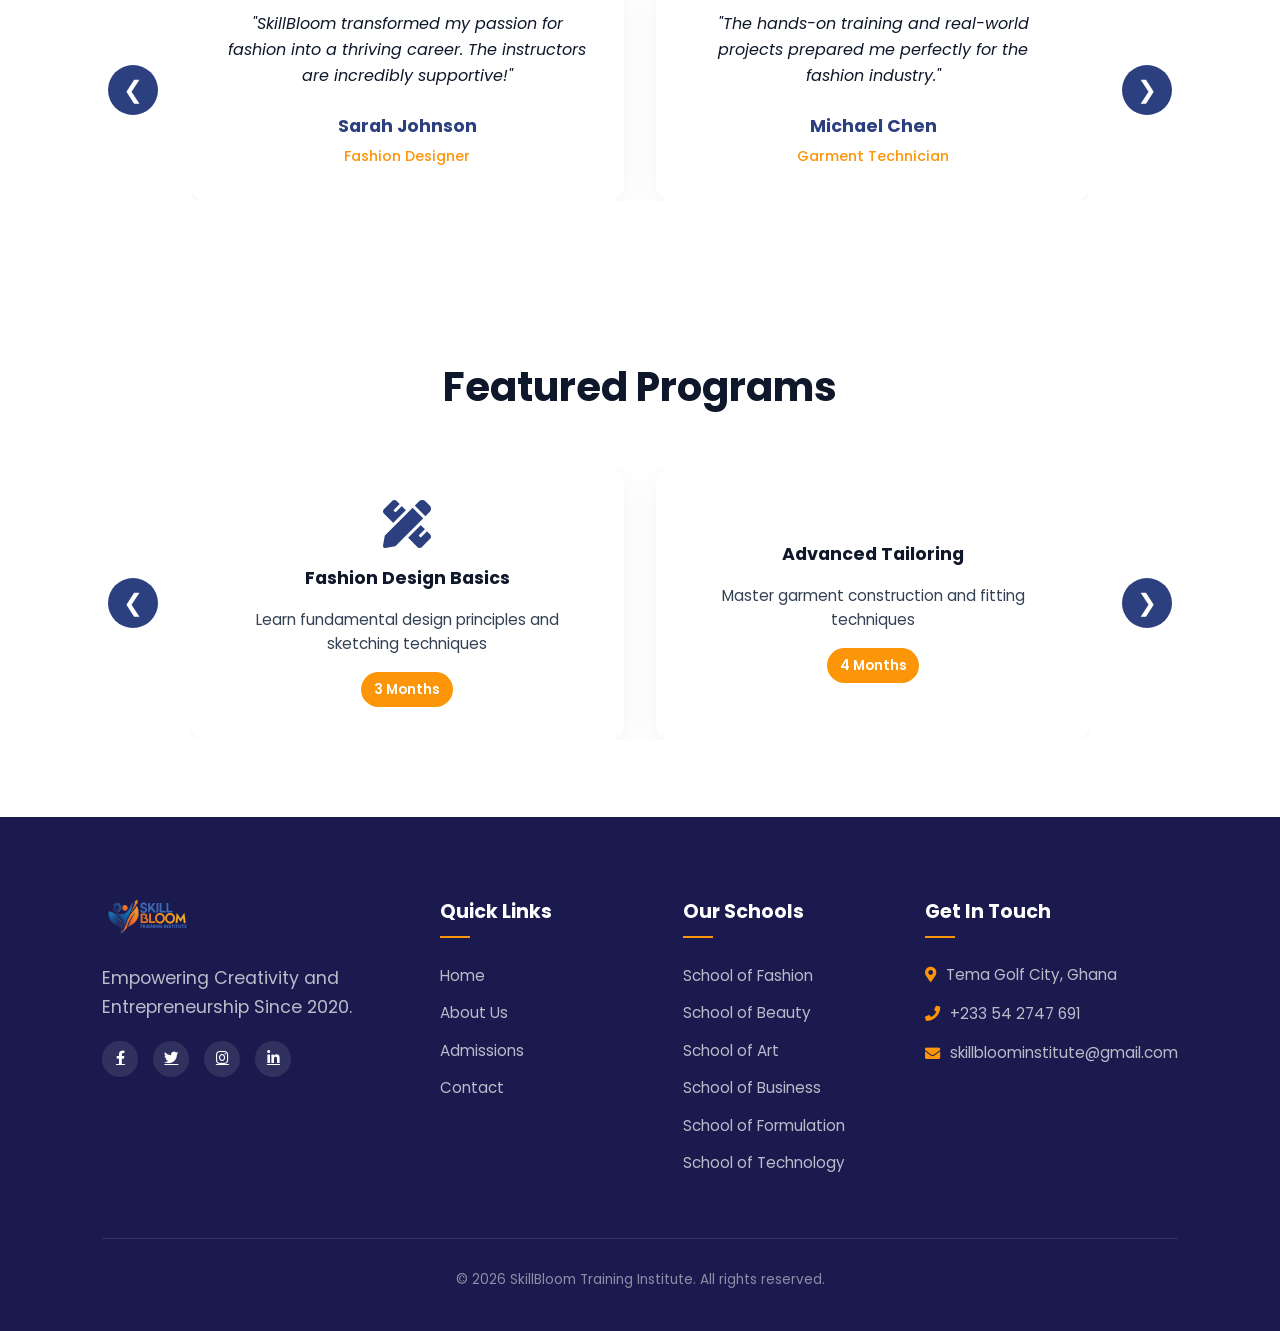
<file: fashion.html>
<!doctype html>
<html lang="en">
  <head>
    <meta charset="UTF-8" />
    <meta http-equiv="X-UA-Compatible" content="IE=edge" />
    <meta name="viewport" content="width=device-width, initial-scale=1.0" />
    <meta name="description" content="School of Fashion & Garment Construction - Master fashion design, tailoring, and garment creation at SkillBloom." />
    <meta name="keywords" content="fashion design, garment construction, tailoring, fashion school" />
    <meta property="og:title" content="School of Fashion & Garment Construction - SkillBloom" />
    <title>Fashion & Garment Construction - SkillBloom Training</title>
    <link rel="icon" type="image/x-icon" href="img/Logo2.png">

    <link
      rel="stylesheet"
      href="https://pro.fontawesome.com/releases/v5.10.0/css/all.css"
    />

    <link rel="stylesheet" href="style.css" />
  </head>
  <body>
    <nav>
      <a href="index.html"><img src="img/Logo2.png" alt="" /></a>
      <div class="navigation">
        <ul>
          <li><a href="index.html">Home</a></li>
          <li><a href="index.html#schools">Schools</a></li>
          <li><a href="index.html#levels">Course Levels</a></li>
          <li><a href="about.html">About Us</a></li>
          <li><a href="index.html#contact">Contact Us</a></li>
          <li><a href="admission.html" class="admission-btn">Admission</a></li>
        </ul>
      </div>
      <div class="hamburger">
        <span></span>
        <span></span>
        <span></span>
      </div>
      <button id="dark-mode-toggle" class="dark-mode-btn">🌙</button>
    </nav>

    <section id="school-detail">
      <div class="school-header" style="background-image: url('img/sch fashion.png')">
        <div class="school-info-overlay">
          <div class="school-info">
            <h1>School of Fashion & Garment Construction</h1>
            <p>
              Master the art of fashion design and garment creation with our
              comprehensive program.
            </p>
          </div>
        </div>
      </div>

      <div class="learnings-section">
        <h2>What You Will Learn</h2>
        <div class="learnings-grid">
          <div class="learning-item">
            <i class="fas fa-ruler-combined"></i>
            <h3>Pattern Drafting</h3>
            <p>
              Learn the fundamentals of pattern creation and drafting for
              various garment types.
            </p>
          </div>
          <div class="learning-item">
            <i class="fas fa-tshirt"></i>
            <h3>Garment Construction</h3>
            <p>
              Master sewing techniques and garment assembly for professional
              quality results.
            </p>
          </div>
          <div class="learning-item">
            <i class="fas fa-scroll"></i>
            <h3>Fabric Knowledge</h3>
            <p>
              Understand fabric properties, selection, and sustainable material
              choices.
            </p>
          </div>
          <div class="learning-item">
            <i class="fas fa-lightbulb"></i>
            <h3>Fashion Design</h3>
            <p>
              Explore fashion design principles, trends, and creative design
              processes.
            </p>
          </div>
          <div class="learning-item">
            <i class="fas fa-cut"></i>
            <h3>Tailoring</h3>
            <p>
              Learn advanced tailoring techniques for custom-fit garments and
              alterations.
            </p>
          </div>
          <div class="learning-item">
            <i class="fas fa-pen-nib"></i>
            <h3>Digital and Manual Illustration</h3>
            <p>
              Develop skills in both digital and manual fashion illustration
              techniques.
            </p>
          </div>
          <div class="learning-item">
            <i class="fas fa-store"></i>
            <h3>Fashion Business</h3>
            <p>
              Understand fashion industry business models and marketing
              strategies.
            </p>
          </div>
        </div>
      </div>

      <div class="cta-section">
        <h2>Ready to Start Your Fashion Journey?</h2>
        <p>
          Join our comprehensive fashion program and turn your passion into a
          career.
        </p>
        <a href="index.html#registration" class="cta-btn">Register Now</a>
      </div>

      <div class="carousel-section">
        <h2>Explore Other Schools</h2>
        <div class="carousel-container">
          <button class="carousel-btn prev" onclick="moveCarousel(-1, this)">&#10094;</button>
          <div class="carousel-wrapper">
            <div class="carousel-track">
              <a href="beauty.html" class="carousel-item">
                <img src="img/sch of Beauty and cometology.jpeg" alt="Beauty School" />
                <div class="carousel-details">
                  <h3>School of Beauty & Cosmetology</h3>
                  <p>Master the art of beauty and cosmetology</p>
                </div>
              </a>
              <a href="art.html" class="carousel-item">
                <img src="img/Sch of Art, craft.png" alt="Art School" />
                <div class="carousel-details">
                  <h3>School of Art, Craft & Design</h3>
                  <p>Unleash your creativity</p>
                </div>
              </a>
              <a href="entrepreneurship.html" class="carousel-item">
                <img src="img/sch of entreprenurship.jpeg" alt="Entrepreneurship School" />
                <div class="carousel-details">
                  <h3>School of Entrepreneurship</h3>
                  <p>Launch your business venture</p>
                </div>
              </a>
              <a href="formulation.html" class="carousel-item">
                <img src="img/sch of formulation.jpeg" alt="Formulation School" />
                <div class="carousel-details">
                  <h3>School of Formulation</h3>
                  <p>Master product formulation</p>
                </div>
              </a>
            </div>
          </div>
          <button class="carousel-btn next" onclick="moveCarousel(1, this)">&#10095;</button>
        </div>
      </div>

      <div class="carousel-section">
        <h2>Student Success Stories</h2>
        <div class="carousel-container">
          <button class="carousel-btn prev" onclick="moveCarousel(-1, this)">&#10094;</button>
          <div class="carousel-wrapper">
            <div class="carousel-track">
              <div class="carousel-item testimonial-item">
                <div class="testimonial-content">
                  <div class="testimonial-text">
                    <p>"SkillBloom transformed my passion for fashion into a thriving career. The instructors are incredibly supportive!"</p>
                    <h4>Sarah Johnson</h4>
                    <p class="student-role">Fashion Designer</p>
                  </div>
                </div>
              </div>
              <div class="carousel-item testimonial-item">
                <div class="testimonial-content">
                  <div class="testimonial-text">
                    <p>"The hands-on training and real-world projects prepared me perfectly for the fashion industry."</p>
                    <h4>Michael Chen</h4>
                    <p class="student-role">Garment Technician</p>
                  </div>
                </div>
              </div>
              <div class="carousel-item testimonial-item">
                <div class="testimonial-content">
                  <div class="testimonial-text">
                    <p>"I started my own fashion line after completing this program. Highly recommended!"</p>
                    <h4>Emma Wilson</h4>
                    <p class="student-role">Fashion Entrepreneur</p>
                  </div>
                </div>
              </div>
              <div class="carousel-item testimonial-item">
                <div class="testimonial-content">
                  <div class="testimonial-text">
                    <p>"Excellent curriculum and supportive community. This is where fashion dreams come true."</p>
                    <h4>David Osei</h4>
                    <p class="student-role">Pattern Maker</p>
                  </div>
                </div>
              </div>
            </div>
          </div>
          <button class="carousel-btn next" onclick="moveCarousel(1, this)">&#10095;</button>
        </div>
      </div>

      <div class="carousel-section">
        <h2>Featured Programs</h2>
        <div class="carousel-container">
          <button class="carousel-btn prev" onclick="moveCarousel(-1, this)">&#10094;</button>
          <div class="carousel-wrapper">
            <div class="carousel-track">
              <div class="carousel-item program-item">
                <div class="program-content">
                  <i class="fas fa-pencil-ruler"></i>
                  <h3>Fashion Design Basics</h3>
                  <p>Learn fundamental design principles and sketching techniques</p>
                  <span class="duration">3 Months</span>
                </div>
              </div>
              <div class="carousel-item program-item">
                <div class="program-content">
                  <i class="fas fa-scissors"></i>
                  <h3>Advanced Tailoring</h3>
                  <p>Master garment construction and fitting techniques</p>
                  <span class="duration">4 Months</span>
                </div>
              </div>
              <div class="carousel-item program-item">
                <div class="program-content">
                  <i class="fas fa-palette"></i>
                  <h3>Pattern Making</h3>
                  <p>Create professional patterns for different garment types</p>
                  <span class="duration">2 Months</span>
                </div>
              </div>
              <div class="carousel-item program-item">
                <div class="program-content">
                  <i class="fas fa-store"></i>
                  <h3>Fashion Business</h3>
                  <p>Build and grow your fashion enterprise from scratch</p>
                  <span class="duration">2 Months</span>
                </div>
              </div>
            </div>
          </div>
          <button class="carousel-btn next" onclick="moveCarousel(1, this)">&#10095;</button>
        </div>
      </div>
    </section>

    <footer class="footer">
      <div class="footer-container">
        <div class="footer-col">
          <img src="img/Logo2.png" alt="SkillBloom Logo" class="footer-logo" />
          <p>
            Empowering Creativity and Entrepreneurship Since 2020.
          </p>
          <div class="social-links">
            <a href="#" aria-label="Facebook"><i class="fab fa-facebook-f"></i></a>
            <a href="#" aria-label="Twitter"><i class="fab fa-twitter"></i></a>
            <a href="#" aria-label="Instagram"><i class="fab fa-instagram"></i></a>
            <a href="#" aria-label="LinkedIn"><i class="fab fa-linkedin-in"></i></a>
          </div>
        </div>
        <div class="footer-col">
          <h3>Quick Links</h3>
          <ul>
            <li><a href="index.html">Home</a></li>
            <li><a href="about.html">About Us</a></li>
            <li><a href="admission.html">Admissions</a></li>
            <li><a href="index.html#contact">Contact</a></li>
          </ul>
        </div>
        <div class="footer-col">
          <h3>Our Schools</h3>
          <ul>
            <li><a href="fashion.html">School of Fashion</a></li>
            <li><a href="beauty.html">School of Beauty</a></li>
            <li><a href="art.html">School of Art</a></li>
            <li><a href="entrepreneurship.html">School of Business</a></li>
            <li><a href="formulation.html">School of Formulation</a></li>
            <li><a href="technology.html">School of Technology</a></li>
          </ul>
        </div>
        <div class="footer-col">
          <h3>Get In Touch</h3>
          <div class="contact-info">
            <p><i class="fas fa-map-marker-alt"></i> Tema Golf City, Ghana</p>
            <p><i class="fas fa-phone"></i> +233 54 2747 691</p>
            <p><i class="fas fa-envelope"></i>skillbloominstitute@gmail.com</p>
          </div>
        </div>
      </div>
      <div class="footer-bottom">
        <p>&copy; 2026 SkillBloom Training Institute. All rights reserved.</p>
      </div>
    </footer>

    <a
      href="https://wa.me/233542747691?text=Hi%20SkillBloom,%20I%20would%20like%20to%20know%20more%20about%20your%20courses"
      target="_blank"
      rel="noopener noreferrer"
      id="floating-whatsapp"
      title="WhatsApp Us Now"
    >
      <i class="fab fa-whatsapp"></i>
    </a>

    <button id="back-to-top" title="Back to Top">
      <i class="fas fa-arrow-up"></i>
    </button>

    <script src="script.js"></script>
  </body>
</html>
</file>
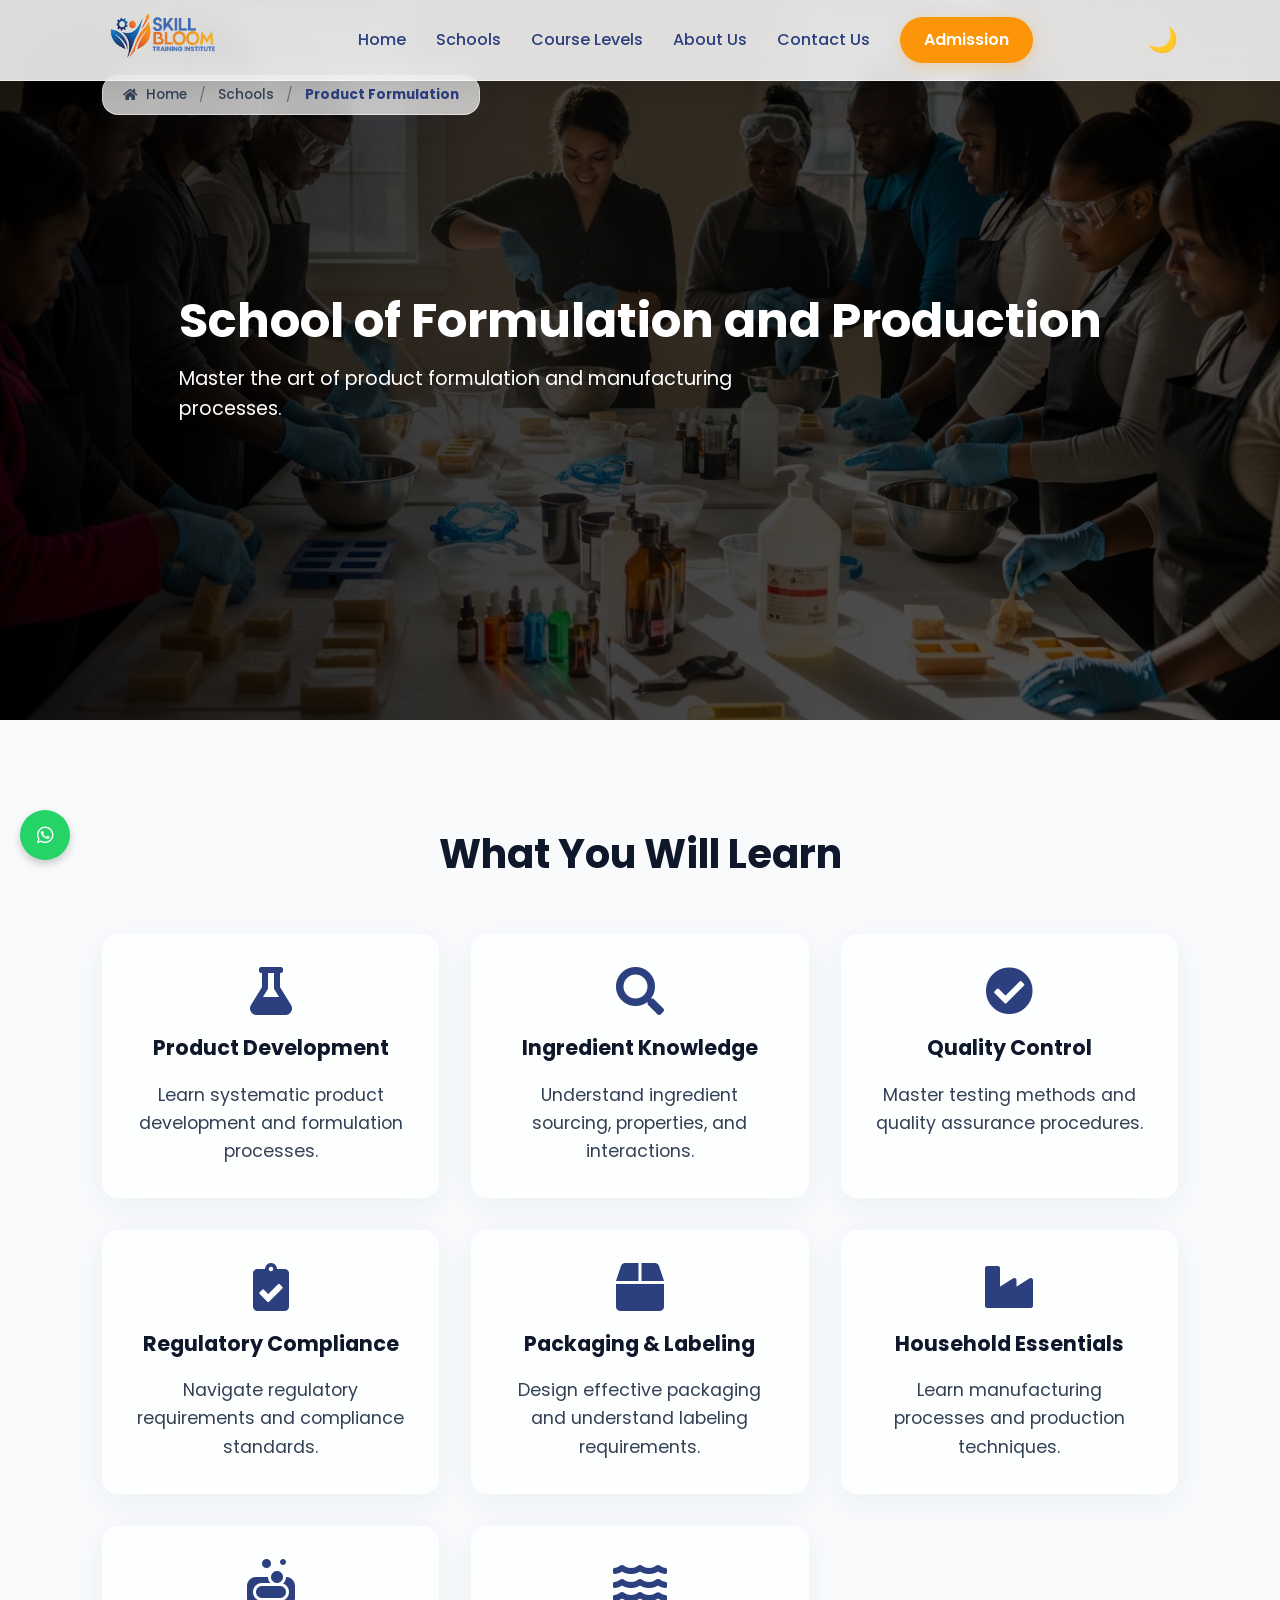
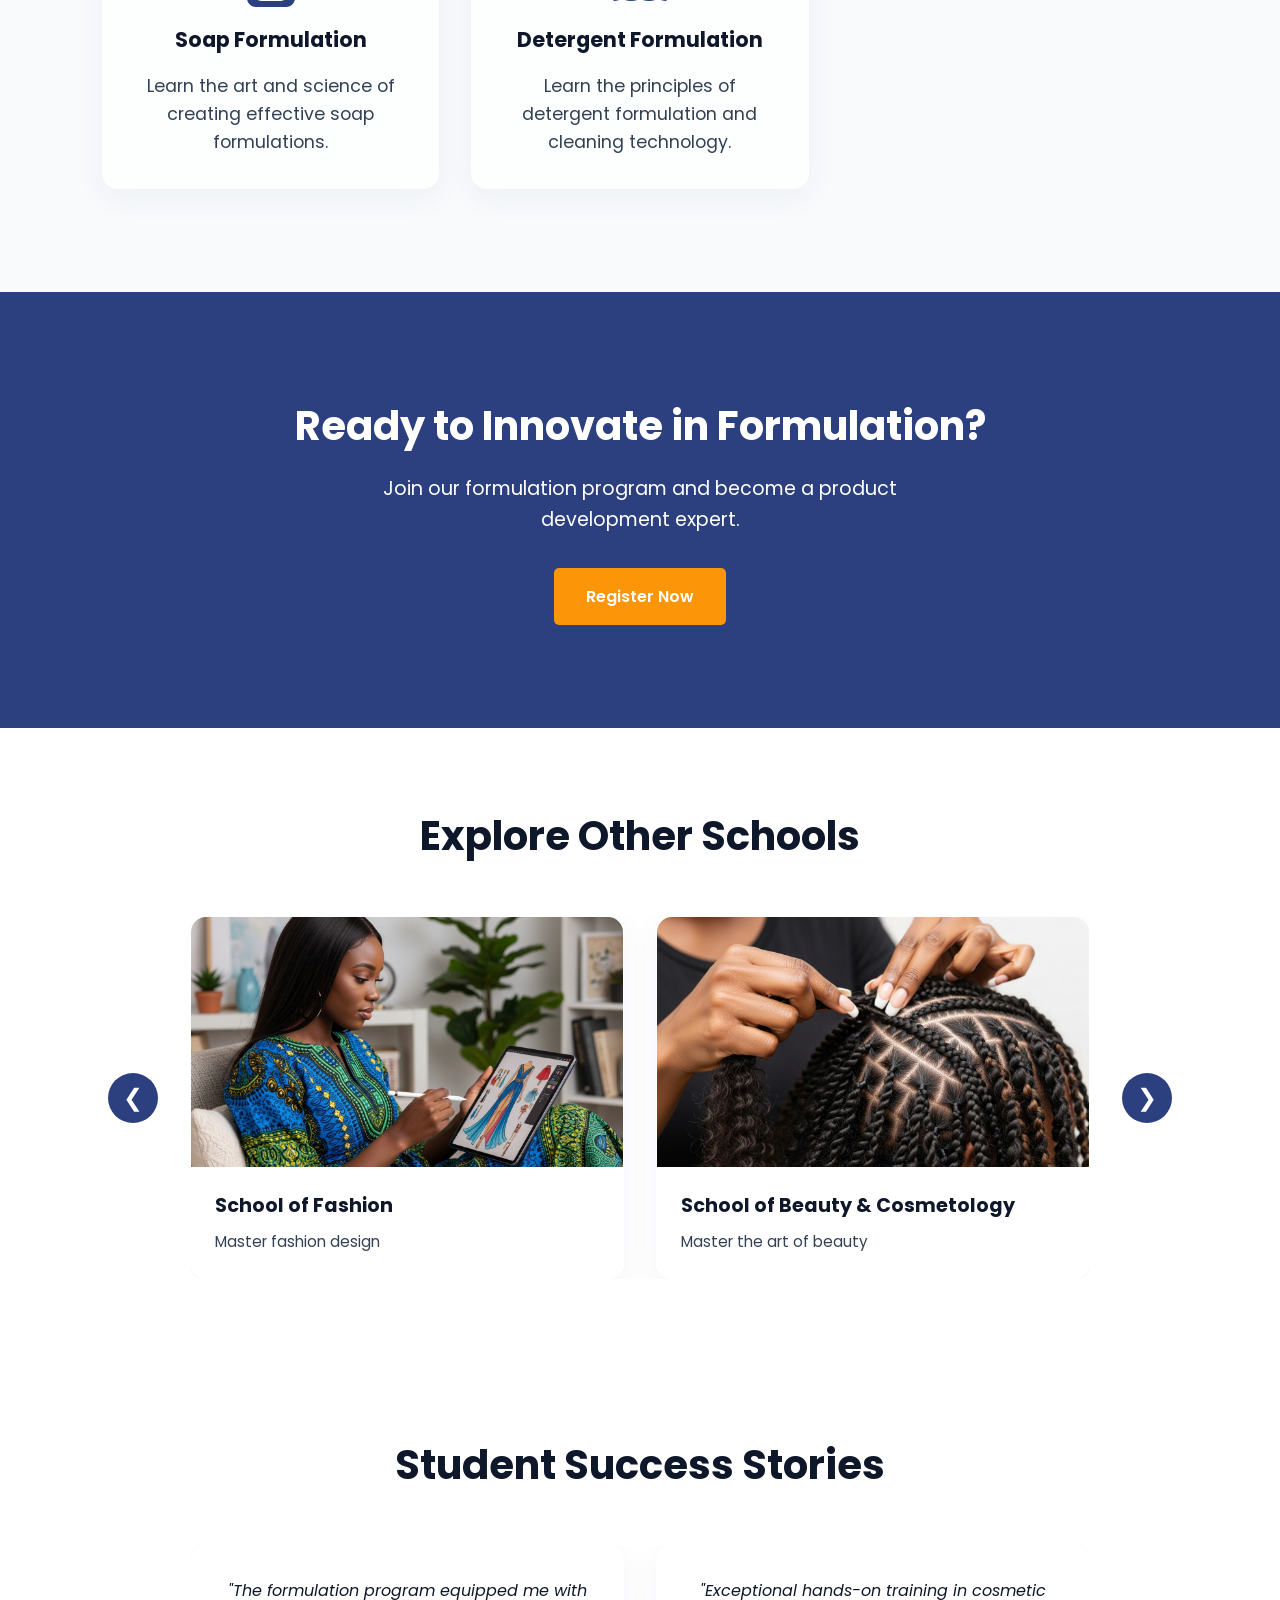
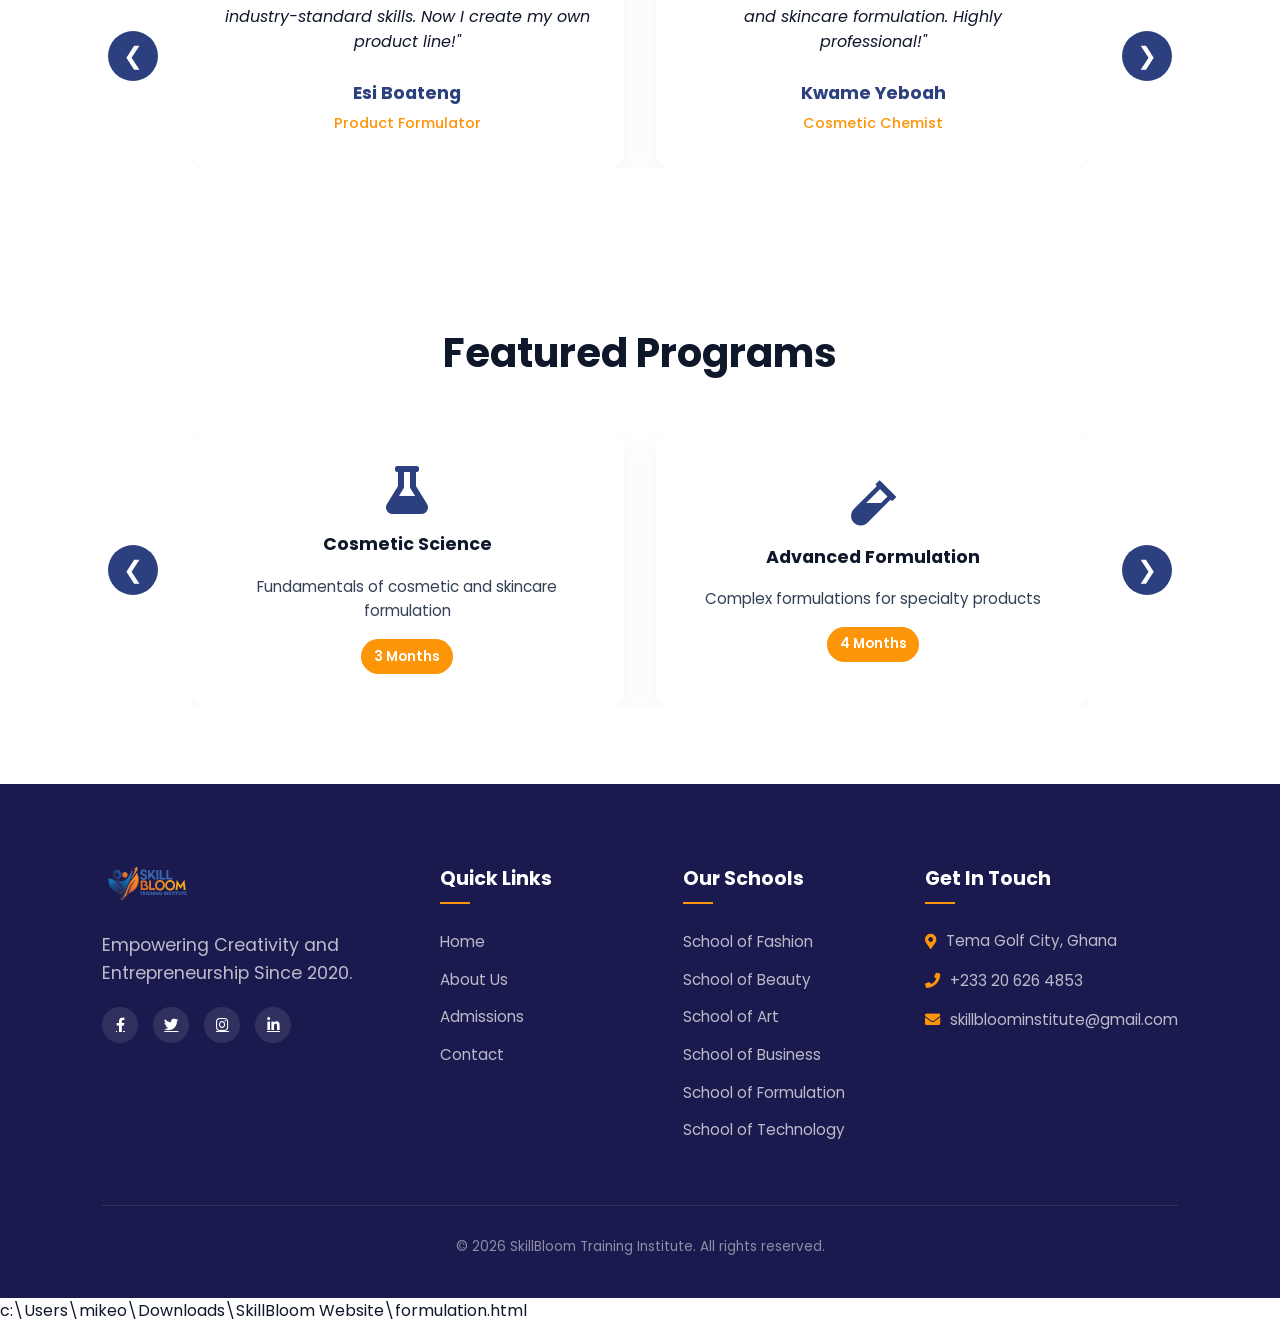
<file: formulation.html>
<!doctype html>
<html lang="en">
  <head>
    <meta charset="UTF-8" />
    <meta http-equiv="X-UA-Compatible" content="IE=edge" />
    <meta name="viewport" content="width=device-width, initial-scale=1.0" />
    <meta name="description" content="School of Formulation and Production - Learn cosmetic science, product development, and quality control at SkillBloom." />
    <meta name="keywords" content="formulation, cosmetic science, product development, production training" />
    <meta property="og:title" content="School of Formulation and Production - SkillBloom" />
    <title>Formulation & Production School - SkillBloom Training</title>
    <link rel="icon" type="image/x-icon" href="img/Logo2.png">

    <link
      rel="stylesheet"
      href="https://pro.fontawesome.com/releases/v5.10.0/css/all.css"
    />

    <link rel="stylesheet" href="style.css" />
  </head>
  <body>
    <nav>
      <a href="index.html"><img src="img/Logo2.png" alt="" /></a>
      <div class="navigation">
        <ul>
          <li><a href="index.html">Home</a></li>
          <li><a href="index.html#schools">Schools</a></li>
          <li><a href="index.html#levels">Course Levels</a></li>
          <li><a href="about.html">About Us</a></li>
          <li><a href="index.html#contact">Contact Us</a></li>
          <li><a href="admission.html" class="admission-btn">Admission</a></li>
        </ul>
      </div>
      <div class="hamburger">
        <span></span>
        <span></span>
        <span></span>
      </div>
      <button id="dark-mode-toggle" class="dark-mode-btn">🌙</button>
    </nav>

    <section id="school-detail">
      <div class="school-header" style="background-image: url('img/sch of formulation.jpeg')">
        <div class="school-info-overlay">
          <div class="school-info">
            <h1>School of Formulation and Production</h1>
            <p>
              Master the art of product formulation and manufacturing processes.
            </p>
          </div>
        </div>
      </div>

      <div class="learnings-section">
        <h2>What You Will Learn</h2>
        <div class="learnings-grid">
          <div class="learning-item">
            <i class="fas fa-flask"></i>
            <h3>Product Development</h3>
            <p>
              Learn systematic product development and formulation processes.
            </p>
          </div>
          <div class="learning-item">
            <i class="fas fa-search"></i>
            <h3>Ingredient Knowledge</h3>
            <p>Understand ingredient sourcing, properties, and interactions.</p>
          </div>
          <div class="learning-item">
            <i class="fas fa-check-circle"></i>
            <h3>Quality Control</h3>
            <p>Master testing methods and quality assurance procedures.</p>
          </div>
          <div class="learning-item">
            <i class="fas fa-clipboard-check"></i>
            <h3>Regulatory Compliance</h3>
            <p>Navigate regulatory requirements and compliance standards.</p>
          </div>
          <div class="learning-item">
            <i class="fas fa-box"></i>
            <h3>Packaging & Labeling</h3>
            <p>
              Design effective packaging and understand labeling requirements.
            </p>
          </div>
          <div class="learning-item">
            <i class="fas fa-industry"></i>
            <h3>Household Essentials</h3>
            <p>Learn manufacturing processes and production techniques.</p>
          </div>
          <div class="learning-item">
            <i class="fas fa-soap"></i>
            <h3>Soap Formulation</h3>
            <p>
              Learn the art and science of creating effective soap formulations.
            </p>
          </div>
          <div class="learning-item">
            <i class="fas fa-water"></i>
            <h3>Detergent Formulation</h3>
            <p>
              Learn the principles of detergent formulation and cleaning
              technology.
            </p>
          </div>
        </div>
      </div>

      <div class="cta-section">
        <h2>Ready to Innovate in Formulation?</h2>
        <p>
          Join our formulation program and become a product development expert.
        </p>
        <a href="index.html#registration" class="cta-btn">Register Now</a>
      </div>

      <div class="carousel-section">
        <h2>Explore Other Schools</h2>
        <div class="carousel-container">
          <button class="carousel-btn prev" onclick="moveCarousel(-1, this)">&#10094;</button>
          <div class="carousel-wrapper">
            <div class="carousel-track">
              <a href="fashion.html" class="carousel-item">
                <img src="img/sch fashion.png" alt="Fashion School" />
                <div class="carousel-details">
                  <h3>School of Fashion</h3>
                  <p>Master fashion design</p>
                </div>
              </a>
              <a href="beauty.html" class="carousel-item">
                <img src="img/sch of Beauty and cometology.jpeg" alt="Beauty School" />
                <div class="carousel-details">
                  <h3>School of Beauty & Cosmetology</h3>
                  <p>Master the art of beauty</p>
                </div>
              </a>
              <a href="art.html" class="carousel-item">
                <img src="img/Sch of Art, craft.png" alt="Art School" />
                <div class="carousel-details">
                  <h3>School of Art, Craft & Design</h3>
                  <p>Unleash your creativity</p>
                </div>
              </a>
              <a href="entrepreneurship.html" class="carousel-item">
                <img src="img/sch of entreprenurship.jpeg" alt="Entrepreneurship School" />
                <div class="carousel-details">
                  <h3>School of Entrepreneurship</h3>
                  <p>Launch your business venture</p>
                </div>
              </a>
            </div>
          </div>
          <button class="carousel-btn next" onclick="moveCarousel(1, this)">&#10095;</button>
        </div>
      </div>

      <div class="carousel-section">
        <h2>Student Success Stories</h2>
        <div class="carousel-container">
          <button class="carousel-btn prev" onclick="moveCarousel(-1, this)">&#10094;</button>
          <div class="carousel-wrapper">
            <div class="carousel-track">
              <div class="carousel-item testimonial-item">
                <div class="testimonial-content">
                  <div class="testimonial-text">
                    <p>"The formulation program equipped me with industry-standard skills. Now I create my own product line!"</p>
                    <h4>Esi Boateng</h4>
                    <p class="student-role">Product Formulator</p>
                  </div>
                </div>
              </div>
              <div class="carousel-item testimonial-item">
                <div class="testimonial-content">
                  <div class="testimonial-text">
                    <p>"Exceptional hands-on training in cosmetic and skincare formulation. Highly professional!"</p>
                    <h4>Kwame Yeboah</h4>
                    <p class="student-role">Cosmetic Chemist</p>
                  </div>
                </div>
              </div>
              <div class="carousel-item testimonial-item">
                <div class="testimonial-content">
                  <div class="testimonial-text">
                    <p>"I started my own beauty products company after this course. The knowledge is invaluable!"</p>
                    <h4>Abena Owusu</h4>
                    <p class="student-role">Beauty Products Entrepreneur</p>
                  </div>
                </div>
              </div>
              <div class="carousel-item testimonial-item">
                <div class="testimonial-content">
                  <div class="testimonial-text">
                    <p>"Quality instruction and cutting-edge techniques. Perfect preparation for the industry!"</p>
                    <h4>Yaw Mensah</h4>
                    <p class="student-role">Production Manager</p>
                  </div>
                </div>
              </div>
            </div>
          </div>
          <button class="carousel-btn next" onclick="moveCarousel(1, this)">&#10095;</button>
        </div>
      </div>

      <div class="carousel-section">
        <h2>Featured Programs</h2>
        <div class="carousel-container">
          <button class="carousel-btn prev" onclick="moveCarousel(-1, this)">&#10094;</button>
          <div class="carousel-wrapper">
            <div class="carousel-track">
              <div class="carousel-item program-item">
                <div class="program-content">
                  <i class="fas fa-flask"></i>
                  <h3>Cosmetic Science</h3>
                  <p>Fundamentals of cosmetic and skincare formulation</p>
                  <span class="duration">3 Months</span>
                </div>
              </div>
              <div class="carousel-item program-item">
                <div class="program-content">
                  <i class="fas fa-vial"></i>
                  <h3>Advanced Formulation</h3>
                  <p>Complex formulations for specialty products</p>
                  <span class="duration">4 Months</span>
                </div>
              </div>
              <div class="carousel-item program-item">
                <div class="program-content">
                  <i class="fas fa-microscope"></i>
                  <h3>Quality Control</h3>
                  <p>Testing and quality assurance procedures</p>
                  <span class="duration">2 Months</span>
                </div>
              </div>
              <div class="carousel-item program-item">
                <div class="program-content">
                  <i class="fas fa-leaf"></i>
                  <h3>Natural Products</h3>
                  <p>Organic and natural product development</p>
                  <span class="duration">2 Months</span>
                </div>
              </div>
            </div>
          </div>
          <button class="carousel-btn next" onclick="moveCarousel(1, this)">&#10095;</button>
        </div>
      </div>
    </section>

    <footer class="footer">
      <div class="footer-container">
        <div class="footer-col">
          <img src="img/Logo2.png" alt="SkillBloom Logo" class="footer-logo" />
          <p>
            Empowering Creativity and Entrepreneurship Since 2020.
          </p>
          <div class="social-links">
            <a href="#" aria-label="Facebook"><i class="fab fa-facebook-f"></i></a>
            <a href="#" aria-label="Twitter"><i class="fab fa-twitter"></i></a>
            <a href="#" aria-label="Instagram"><i class="fab fa-instagram"></i></a>
            <a href="#" aria-label="LinkedIn"><i class="fab fa-linkedin-in"></i></a>
          </div>
        </div>
        <div class="footer-col">
          <h3>Quick Links</h3>
          <ul>
            <li><a href="index.html">Home</a></li>
            <li><a href="about.html">About Us</a></li>
            <li><a href="admission.html">Admissions</a></li>
            <li><a href="index.html#contact">Contact</a></li>
          </ul>
        </div>
        <div class="footer-col">
          <h3>Our Schools</h3>
          <ul>
            <li><a href="fashion.html">School of Fashion</a></li>
            <li><a href="beauty.html">School of Beauty</a></li>
            <li><a href="art.html">School of Art</a></li>
            <li><a href="entrepreneurship.html">School of Business</a></li>
            <li><a href="formulation.html">School of Formulation</a></li>
            <li><a href="technology.html">School of Technology</a></li>
          </ul>
        </div>
        <div class="footer-col">
          <h3>Get In Touch</h3>
          <div class="contact-info">
            <p><i class="fas fa-map-marker-alt"></i> Tema Golf City, Ghana</p>
            <p><i class="fas fa-phone"></i> +233 20 626 4853</p>
            <p><i class="fas fa-envelope"></i> skillbloominstitute@gmail.com</p>
          </div>
        </div>
      </div>
      <div class="footer-bottom">
        <p>&copy; 2026 SkillBloom Training Institute. All rights reserved.</p>
      </div>
    </footer>

    <a
      href="https://wa.me/233248292295?text=Hi%20SkillBloom,%20I%20would%20like%20to%20know%20more%20about%20your%20courses"
      target="_blank"
      rel="noopener"
      id="floating-whatsapp"
      title="WhatsApp Us Now"
    >
      <i class="fab fa-whatsapp"></i>
    </a>

    <button id="back-to-top" title="Back to Top">
      <i class="fas fa-arrow-up"></i>
    </button>

    <script src="script.js"></script>
  </body>
</html>
<parameter name="filePath"
  >c:\Users\mikeo\Downloads\SkillBloom Website\formulation.html</parameter
>
</file>
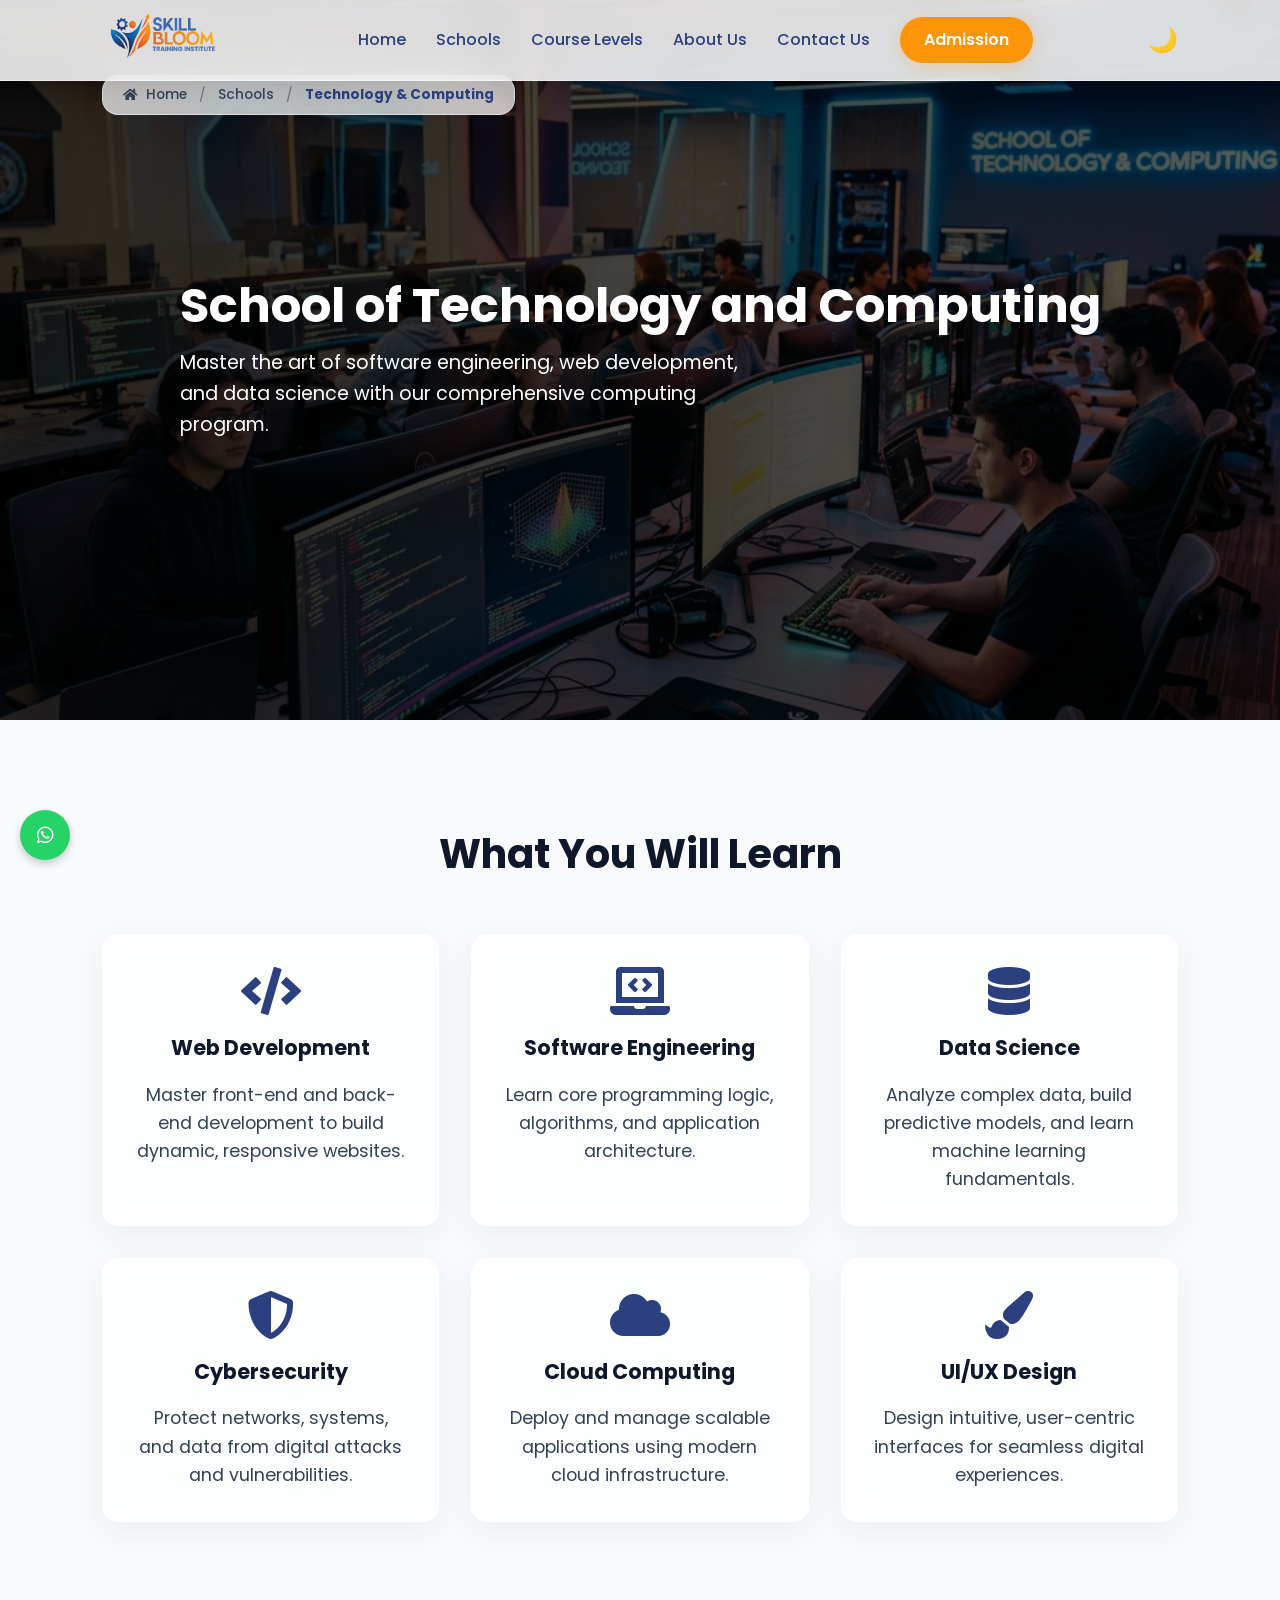
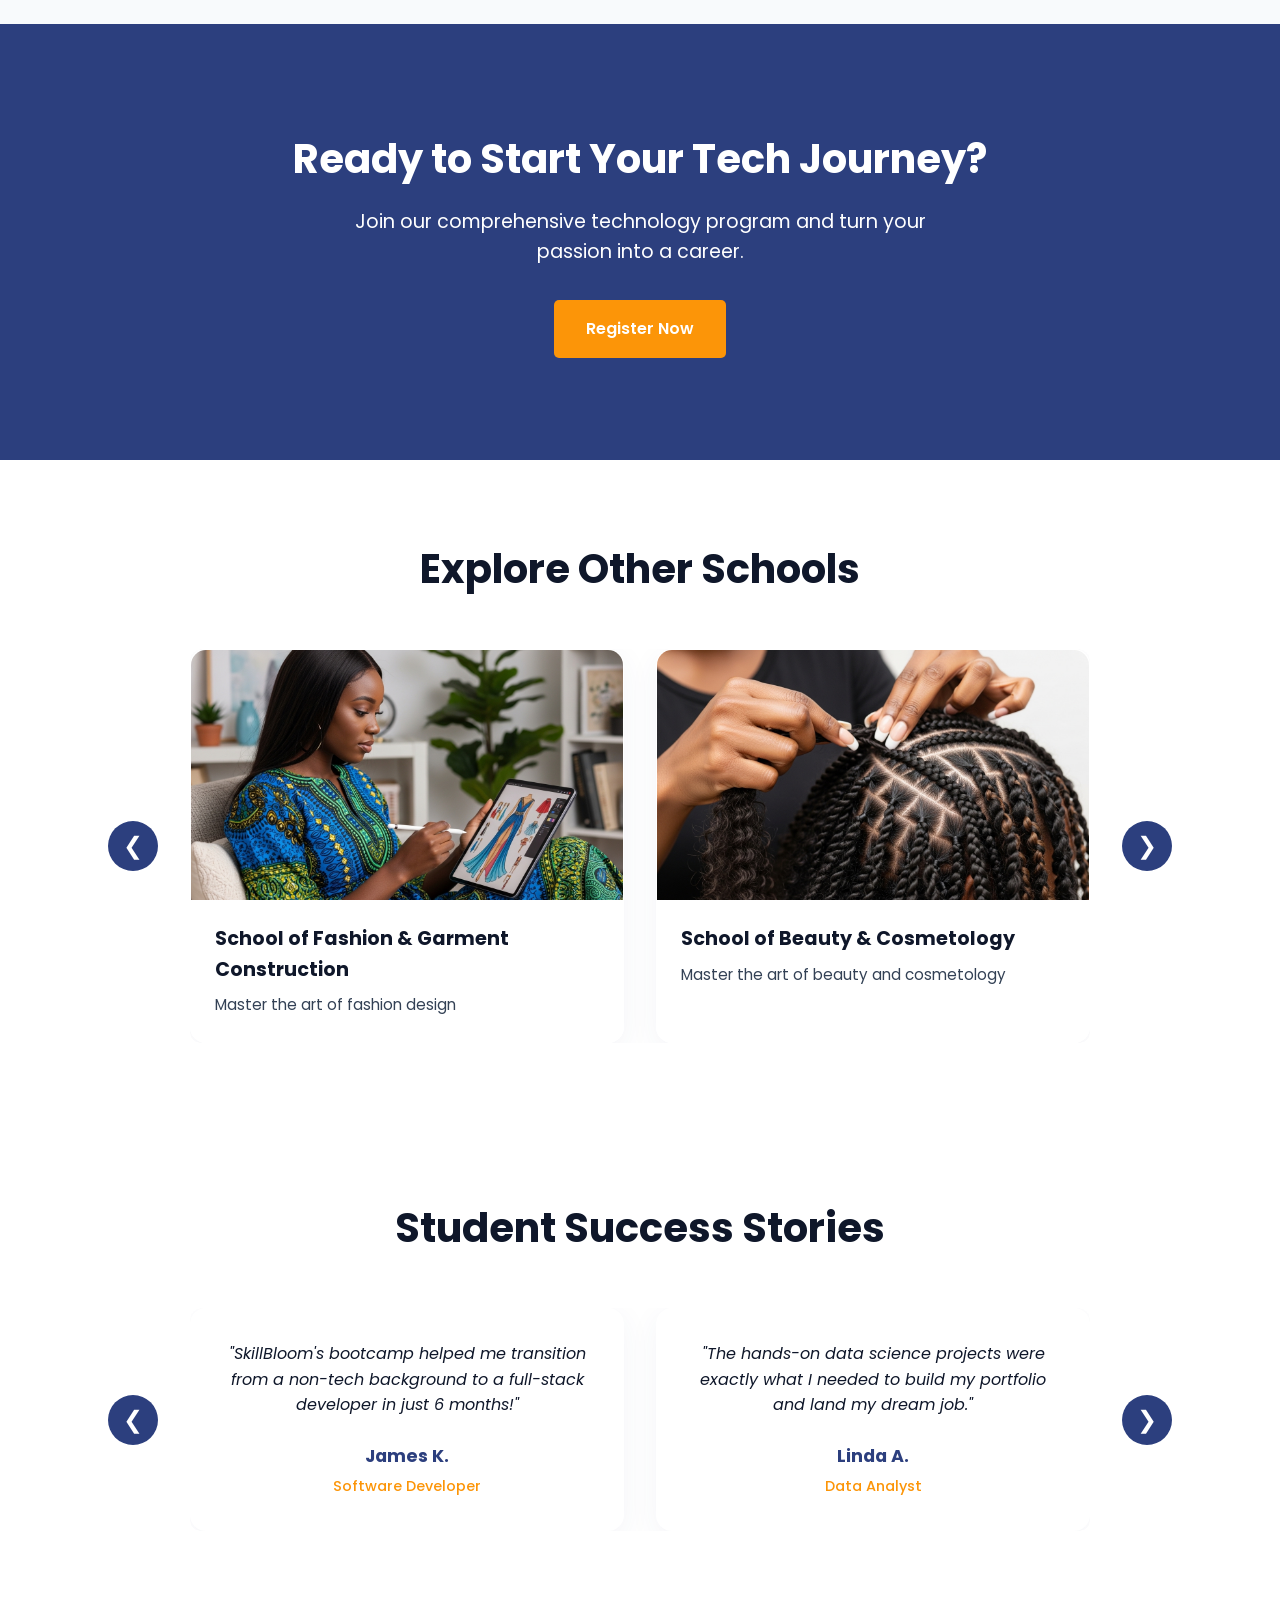
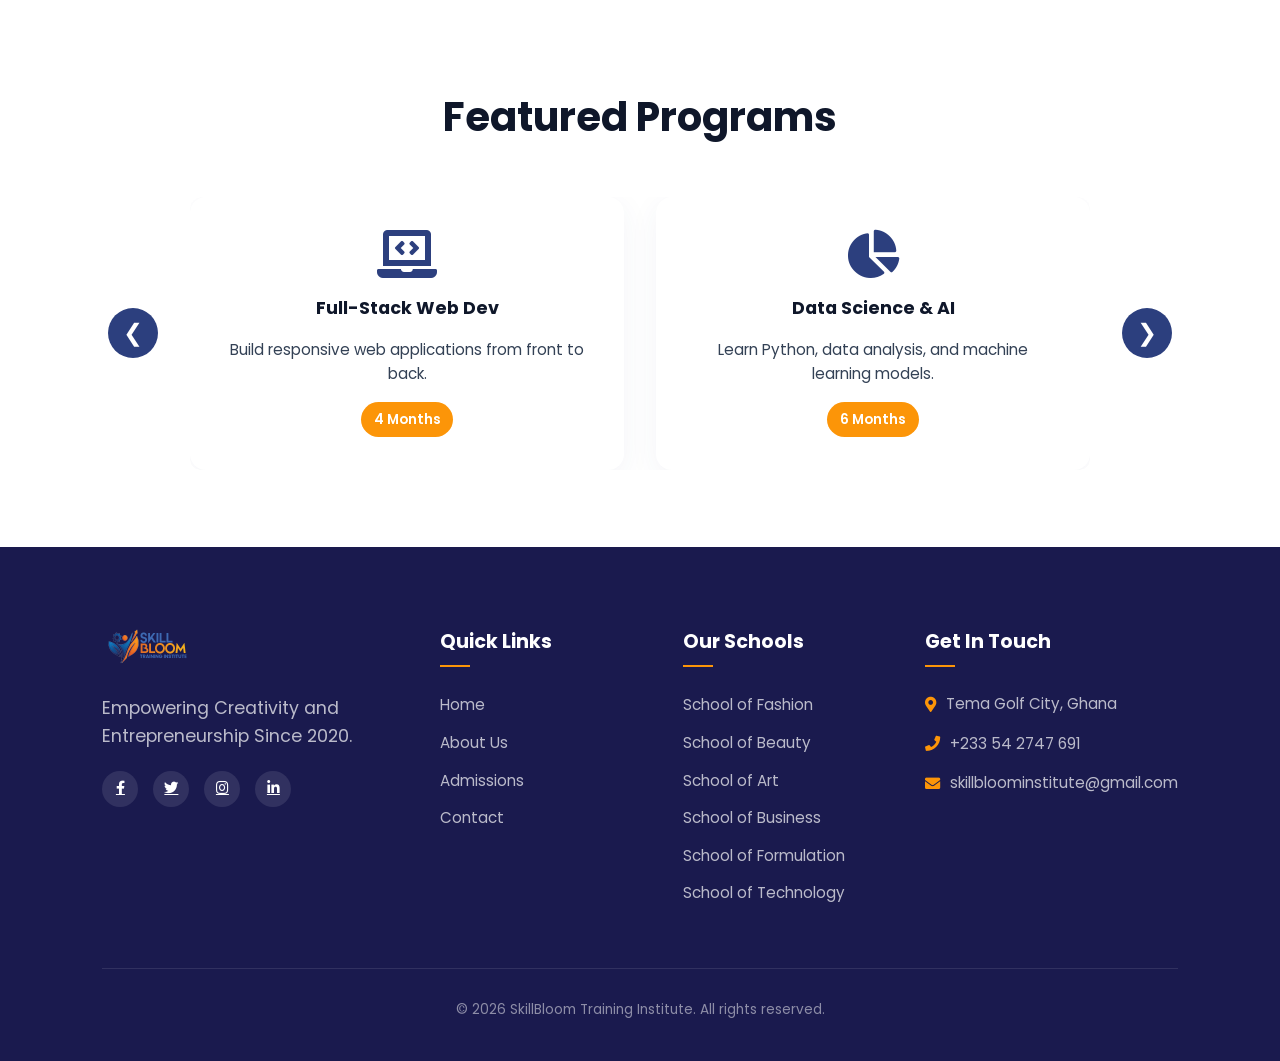
<file: technology.html>
<!doctype html>
<html lang="en">
  <head>
    <meta charset="UTF-8" />
    <meta http-equiv="X-UA-Compatible" content="IE=edge" />
    <meta name="viewport" content="width=device-width, initial-scale=1.0" />
    <meta name="description" content="School of Technology and Computing - Master programming, web development, data science, and IT skills at SkillBloom." />
    <meta name="keywords" content="programming, web development, data science, IT school, computing" />
    <meta property="og:title" content="School of Technology and Computing - SkillBloom" />
    <title>Technology and Computing - SkillBloom Training</title>
    <link rel="icon" type="image/x-icon" href="img/Logo2.png">

    <link
      rel="stylesheet"
      href="https://pro.fontawesome.com/releases/v5.10.0/css/all.css"
    />

    <link rel="stylesheet" href="style.css" />
  </head>
  <body>
    <nav>
      <a href="index.html"><img src="img/Logo2.png" alt="" /></a>
      <div class="navigation">
        <ul>
          <li><a href="index.html">Home</a></li>
          <li><a href="index.html#schools">Schools</a></li>
          <li><a href="index.html#levels">Course Levels</a></li>
          <li><a href="about.html">About Us</a></li>
          <li><a href="index.html#contact">Contact Us</a></li>
          <li><a href="admission.html" class="admission-btn">Admission</a></li>
        </ul>
      </div>
      <div class="hamburger">
        <span></span>
        <span></span>
        <span></span>
      </div>
      <button id="dark-mode-toggle" class="dark-mode-btn">🌙</button>
    </nav>

    <section id="school-detail">
      <div class="school-header" style="background-image: url('img/sch_technology.png')">
        <div class="school-info-overlay">
          <div class="school-info">
            <h1>School of Technology and Computing</h1>
            <p>
              Master the art of software engineering, web development, and data science with our comprehensive computing program.
            </p>
          </div>
        </div>
      </div>

      <div class="learnings-section">
        <h2>What You Will Learn</h2>
        <div class="learnings-grid">
          <div class="learning-item">
            <i class="fas fa-code"></i>
            <h3>Web Development</h3>
            <p>Master front-end and back-end development to build dynamic, responsive websites.</p>
          </div>
          <div class="learning-item">
            <i class="fas fa-laptop-code"></i>
            <h3>Software Engineering</h3>
            <p>Learn core programming logic, algorithms, and application architecture.</p>
          </div>
          <div class="learning-item">
            <i class="fas fa-database"></i>
            <h3>Data Science</h3>
            <p>Analyze complex data, build predictive models, and learn machine learning fundamentals.</p>
          </div>
          <div class="learning-item">
            <i class="fas fa-shield-alt"></i>
            <h3>Cybersecurity</h3>
            <p>Protect networks, systems, and data from digital attacks and vulnerabilities.</p>
          </div>
          <div class="learning-item">
            <i class="fas fa-cloud"></i>
            <h3>Cloud Computing</h3>
            <p>Deploy and manage scalable applications using modern cloud infrastructure.</p>
          </div>
          <div class="learning-item">
            <i class="fas fa-paint-brush"></i>
            <h3>UI/UX Design</h3>
            <p>Design intuitive, user-centric interfaces for seamless digital experiences.</p>
          </div>
        </div>
      </div>

      <div class="cta-section">
        <h2>Ready to Start Your Tech Journey?</h2>
        <p>
          Join our comprehensive technology program and turn your passion into a
          career.
        </p>
        <a href="index.html#registration" class="cta-btn">Register Now</a>
      </div>

      <div class="carousel-section">
        <h2>Explore Other Schools</h2>
        <div class="carousel-container">
          <button class="carousel-btn prev" onclick="moveCarousel(-1, this)">&#10094;</button>
          <div class="carousel-wrapper">
            <div class="carousel-track">
              <a href="fashion.html" class="carousel-item">
                <img src="img/sch fashion.png" alt="Fashion School" />
                <div class="carousel-details">
                  <h3>School of Fashion & Garment Construction</h3>
                  <p>Master the art of fashion design</p>
                </div>
              </a>
              <a href="beauty.html" class="carousel-item">
                <img src="img/sch of Beauty and cometology.jpeg" alt="Beauty School" />
                <div class="carousel-details">
                  <h3>School of Beauty & Cosmetology</h3>
                  <p>Master the art of beauty and cosmetology</p>
                </div>
              </a>
              <a href="art.html" class="carousel-item">
                <img src="img/Sch of Art, craft.png" alt="Art School" />
                <div class="carousel-details">
                  <h3>School of Art, Craft & Design</h3>
                  <p>Unleash your creativity</p>
                </div>
              </a>
              <a href="entrepreneurship.html" class="carousel-item">
                <img src="img/sch of entreprenurship.jpeg" alt="Entrepreneurship School" />
                <div class="carousel-details">
                  <h3>School of Entrepreneurship</h3>
                  <p>Launch your business venture</p>
                </div>
              </a>
              <a href="formulation.html" class="carousel-item">
                <img src="img/sch of formulation.jpeg" alt="Formulation School" />
                <div class="carousel-details">
                  <h3>School of Formulation</h3>
                  <p>Master product formulation</p>
                </div>
              </a>
            </div>
          </div>
          <button class="carousel-btn next" onclick="moveCarousel(1, this)">&#10095;</button>
        </div>
      </div>

      <div class="carousel-section">
        <h2>Student Success Stories</h2>
        <div class="carousel-container">
          <button class="carousel-btn prev" onclick="moveCarousel(-1, this)">&#10094;</button>
          <div class="carousel-wrapper">
            <div class="carousel-track">
              
              <div class="carousel-item testimonial-item">
                <div class="testimonial-content">
                  <div class="testimonial-text">
                    <p>"SkillBloom's bootcamp helped me transition from a non-tech background to a full-stack developer in just 6 months!"</p>
                    <h4>James K.</h4>
                    <p class="student-role">Software Developer</p>
                  </div>
                </div>
              </div>
              <div class="carousel-item testimonial-item">
                <div class="testimonial-content">
                  <div class="testimonial-text">
                    <p>"The hands-on data science projects were exactly what I needed to build my portfolio and land my dream job."</p>
                    <h4>Linda A.</h4>
                    <p class="student-role">Data Analyst</p>
                  </div>
                </div>
              </div>
              <div class="carousel-item testimonial-item">
                <div class="testimonial-content">
                  <div class="testimonial-text">
                    <p>"Learning UI/UX design here gave me the practical skills to immediately start freelancing for global clients."</p>
                    <h4>Samuel T.</h4>
                    <p class="student-role">Product Designer</p>
                  </div>
                </div>
              </div>
            </div>
          </div>
          <button class="carousel-btn next" onclick="moveCarousel(1, this)">&#10095;</button>
        </div>
      </div>

      <div class="carousel-section">
        <h2>Featured Programs</h2>
        <div class="carousel-container">
          <button class="carousel-btn prev" onclick="moveCarousel(-1, this)">&#10094;</button>
          <div class="carousel-wrapper">
            <div class="carousel-track">
              
              <div class="carousel-item program-item">
                <div class="program-content">
                  <i class="fas fa-laptop-code"></i>
                  <h3>Full-Stack Web Dev</h3>
                  <p>Build responsive web applications from front to back.</p>
                  <span class="duration">4 Months</span>
                </div>
              </div>
              <div class="carousel-item program-item">
                <div class="program-content">
                  <i class="fas fa-chart-pie"></i>
                  <h3>Data Science & AI</h3>
                  <p>Learn Python, data analysis, and machine learning models.</p>
                  <span class="duration">6 Months</span>
                </div>
              </div>
              <div class="carousel-item program-item">
                <div class="program-content">
                  <i class="fas fa-shield-alt"></i>
                  <h3>Cybersecurity Basics</h3>
                  <p>Understand network defense and ethical hacking principles.</p>
                  <span class="duration">3 Months</span>
                </div>
              </div>
            </div>
          </div>
          <button class="carousel-btn next" onclick="moveCarousel(1, this)">&#10095;</button>
        </div>
      </div>
    </section>

    <footer class="footer">
      <div class="footer-container">
        <div class="footer-col">
          <img src="img/Logo2.png" alt="SkillBloom Logo" class="footer-logo" />
          <p>
            Empowering Creativity and Entrepreneurship Since 2020.
          </p>
          <div class="social-links">
            <a href="#" aria-label="Facebook"><i class="fab fa-facebook-f"></i></a>
            <a href="#" aria-label="Twitter"><i class="fab fa-twitter"></i></a>
            <a href="#" aria-label="Instagram"><i class="fab fa-instagram"></i></a>
            <a href="#" aria-label="LinkedIn"><i class="fab fa-linkedin-in"></i></a>
          </div>
        </div>
        <div class="footer-col">
          <h3>Quick Links</h3>
          <ul>
            <li><a href="index.html">Home</a></li>
            <li><a href="about.html">About Us</a></li>
            <li><a href="admission.html">Admissions</a></li>
            <li><a href="index.html#contact">Contact</a></li>
          </ul>
        </div>
        <div class="footer-col">
          <h3>Our Schools</h3>
          <ul>
            <li><a href="fashion.html">School of Fashion</a></li>
            <li><a href="beauty.html">School of Beauty</a></li>
            <li><a href="art.html">School of Art</a></li>
            <li><a href="entrepreneurship.html">School of Business</a></li>
            <li><a href="formulation.html">School of Formulation</a></li>
            <li><a href="technology.html">School of Technology</a></li>
          </ul>
        </div>
        <div class="footer-col">
          <h3>Get In Touch</h3>
          <div class="contact-info">
            <p><i class="fas fa-map-marker-alt"></i> Tema Golf City, Ghana</p>
            <p><i class="fas fa-phone"></i> +233 54 2747 691</p>
            <p><i class="fas fa-envelope"></i>skillbloominstitute@gmail.com</p>
          </div>
        </div>
      </div>
      <div class="footer-bottom">
        <p>&copy; 2026 SkillBloom Training Institute. All rights reserved.</p>
      </div>
    </footer>

    <a
      href="https://wa.me/233542747691?text=Hi%20SkillBloom,%20I%20would%20like%20to%20know%20more%20about%20your%20courses"
      target="_blank"
      rel="noopener noreferrer"
      id="floating-whatsapp"
      title="WhatsApp Us Now"
    >
      <i class="fab fa-whatsapp"></i>
    </a>

    <button id="back-to-top" title="Back to Top">
      <i class="fas fa-arrow-up"></i>
    </button>

    <script src="script.js"></script>
  </body>
</html>
</file>
<file: style.css>
@import url('https://fonts.googleapis.com/css2?family=Outfit:wght@300;400;500;600;700;800&family=Poppins:wght@300;400;500;600;700&display=swap');
:root {
    --primary-color: #2c3f7e;
    --secondary-color: #fc9508;
    --accent-color: #1a1a4e;
    --light-bg: #f8fafc;
    --text-dark: #0f172a;
    --text-light: #334155;
    --white: #ffffff;
    --bg-color: #ffffff;
    --nav-bg: rgba(255, 255, 255, 0.85);
    --card-bg: #ffffff;
    --glass-bg: rgba(255, 255, 255, 0.7);
    --glass-border: rgba(255, 255, 255, 0.5);
    --shadow-soft: 0 8px 30px rgba(44, 63, 126, 0.06);
    --shadow-hover: 0 20px 40px rgba(44, 63, 126, 0.1);


    
    
    /* Fluid Typography Scale */
    --fs-h1: clamp(2.5rem, 5vw + 1rem, 4.5rem);
    --fs-h2: clamp(2rem, 4vw + 1rem, 3rem);
    --fs-h3: clamp(1.5rem, 3vw + 1rem, 2rem);
    --fs-h6: clamp(1rem, 1vw + 0.5rem, 1.2rem);
    --fs-body: clamp(1rem, 0.5vw + 0.8rem, 1.1rem);
    --fs-small: 0.875rem;
    
    /* Mobile Touch Optimization */
    -webkit-tap-highlight-color: transparent;
}

html {
    scroll-behavior: smooth;
    overflow-x: hidden;
    width: 100%;
}

[data-theme="dark"] {
    --primary-color: #4a6bff;
    --secondary-color: #fc9508;
    --accent-color: #2c3f7e;
    --light-bg: #0f172a;
    --text-dark: #f8fafc;
    --text-light: #cbd5e1;
    --white: #ffffff;
    --bg-color: #020617;
    --nav-bg: rgba(2, 6, 23, 0.8);
    --card-bg: #0f172a;
    --glass-bg: rgba(15, 23, 42, 0.85);
    --glass-border: rgba(255, 255, 255, 0.05);
    --shadow-soft: 0 10px 25px rgba(0, 0, 0, 0.3);
    --shadow-hover: 0 20px 40px rgba(0, 0, 0, 0.5);
}

/* Glassmorphism Utilities */
.glass-card {
    background: var(--glass-bg);
    backdrop-filter: blur(12px);
    -webkit-backdrop-filter: blur(12px);
    border: 1px solid var(--glass-border);
    border-radius: 16px;
    box-shadow: var(--shadow-soft);
    transition: transform 0.4s cubic-bezier(0.16, 1, 0.3, 1), box-shadow 0.4s cubic-bezier(0.16, 1, 0.3, 1);
}
.glass-card:hover {
    transform: translateY(-8px);
    box-shadow: var(--shadow-hover);
}

/* Scroll Animations */
.reveal-up {
    opacity: 0;
    transform: translateY(40px) scale(0.95);
    transition: all 0.8s cubic-bezier(0.16, 1, 0.3, 1);
}
.reveal-up.active {
    opacity: 1;
    transform: translateY(0) scale(1);
}
*{
    margin: 0;
    padding: 0;
    box-sizing: border-box;
}

body{
    font-family: 'Poppins', sans-serif;
    background-color: var(--bg-color);
    color: var(--text-dark);
    line-height: 1.6;
    overflow-x: hidden;
    transition: background-color 0.6s cubic-bezier(0.16, 1, 0.3, 1), color 0.6s cubic-bezier(0.16, 1, 0.3, 1);
}

h1, h2, h3, h4, h5, .logo-text {
    font-family: 'Poppins', sans-serif;
    font-weight: 700;
}

h1{
    font-size: var(--fs-h1);
    line-height: 1.1;
    color: var(--text-dark);
}

h2{
    font-size: var(--fs-h2);
    color: var(--text-dark);
}

h3{
    font-size: var(--fs-h3);
    font-weight: 700;
    color: var(--text-dark);
}

span{
    font-size: var(--fs-small);
    color: var(--text-light);
}

h6{
    font-size: var(--fs-h6);
    color: var(--text-dark);
}

p{
    font-size: var(--fs-body);
    color: var(--text-light);
}

nav{
    position: fixed;
    width: 100%;
    background-color: var(--nav-bg);
    backdrop-filter: blur(12px);
    -webkit-backdrop-filter: blur(12px);
    display: flex;
    flex-direction: row;
    justify-content: space-between;
    align-items: center;
    padding: 0.6rem 8vw;
    box-shadow: 0 4px 20px rgba(0, 0, 0, 0.08);
    z-index: 1000;
    transition: all 0.3s cubic-bezier(0.16, 1, 0.3, 1), transform 0.4s ease;
    border-bottom: 1px solid var(--glass-border);
}


nav img{
    width: 120px;
    cursor: pointer;
}

nav .navigation ul{
    display: flex;
    justify-content: flex-end;
    align-items: center;

}

nav .navigation ul li{
    list-style: none;
    margin-left: 30px;
}

nav .navigation ul li a{
    text-decoration: none;
    color: var(--primary-color);
    font-size: 16px;
    font-weight: 500;
    transition: all 0.3s ease;
    display: inline-block;
}

nav .navigation ul li a:hover{
    color: var(--secondary-color);
    transform: translateY(-2px);
}

nav .navigation ul li a.admission-btn {
    background: var(--secondary-color);
    color: var(--white) !important;
    padding: 10px 24px;
    border-radius: 50px;
    font-weight: 600;
    box-shadow: 0 4px 15px rgba(252, 149, 8, 0.25);
    transition: all 0.4s cubic-bezier(0.16, 1, 0.3, 1);
    display: inline-block;
}

nav .navigation ul li a.admission-btn:hover {
    background: var(--primary-color);
    transform: translateY(-2px);
    box-shadow: 0 8px 25px rgba(44, 63, 126, 0.3);
}

.hamburger {
    display: none;
    flex-direction: column;
    cursor: pointer;
    z-index: 1010;
    padding: 12px; /* Increased hit area */
    margin-right: -12px; /* Offset padding */
    transition: all 0.3s ease;
    border-radius: 8px;
}

.hamburger:active {
    background: rgba(44, 63, 126, 0.05);
}

.hamburger span {
    width: 25px;
    height: 3px;
    background: var(--primary-color);
    margin: 2.5px 0;
    transition: 0.3s;
    border-radius: 2px;
}

/* Reading Progress Bar */
.progress-bar {
    position: fixed;
    top: 0;
    left: 0;
    height: 4px;
    background: var(--secondary-color);
    z-index: 1001;
    width: 0%;
    transition: width 0.1s ease-out;
}

.dark-mode-btn {
    background: none;
    border: none;
    font-size: 1.5rem;
    cursor: pointer;
    transition: 0.3s;
    padding: 10px;
    margin-right: -10px;
    z-index: 1010;
    touch-action: manipulation;
}

.dark-mode-btn:hover {
    transform: scale(1.1);
}

#home {
    position: relative;
    width: 100%;
    padding: 100px 8vw;
    min-height: 100vh;
    min-height: 100dvh; /* Mobile Safari Fix */
    background: url('img/back.jpeg');
    background-size: cover;
    background-position: center;
    background-attachment: fixed;
    overflow: hidden;
    display: flex;
    flex-direction: column;
    align-items: center;
    justify-content: center;
    text-align: center;
}

#home::after {
    content: '';
    position: absolute;
    top: 0;
    left: 0;
    width: 100%;
    height: 100%;
    background: linear-gradient(45deg, rgba(44, 63, 126, 0.4), rgba(252, 149, 8, 0.25), rgba(26, 26, 78, 0.5), rgba(44, 63, 126, 0.4));
    background-size: 300% 300%;
    animation: colorAnimate 5s ease-in-out infinite alternate;
    z-index: 0;
}

@keyframes colorAnimate {
    0% { background-position: 0% 50%; }
    100% { background-position: 100% 50%; }
}

#home::before {
    content: '';
    position: absolute;
    top: -50%;
    left: -50%;
    width: 200%;
    height: 200%;
    background: 
        radial-gradient(circle at 50% 50%, rgba(252, 149, 8, 0.12), transparent 40%),
        radial-gradient(circle at 80% 20%, rgba(44, 63, 126, 0.2), transparent 40%),
        radial-gradient(circle at 20% 80%, rgba(44, 63, 126, 0.15), transparent 40%);
    z-index: 1;
    pointer-events: none;
    animation: overlayMove 20s infinite alternate ease-in-out;
}

@keyframes overlayMove {
    0% { transform: scale(1) translate(0%, 0%); }
    50% { transform: scale(1.1) translate(-5%, 5%); }
    100% { transform: scale(1.05) translate(5%, -5%); }
}

.hero-shapes .shape {
    position: absolute;
    filter: blur(80px);
    border-radius: 50%;
    z-index: 1;
    animation: floatShape 20s infinite alternate cubic-bezier(0.45, 0, 0.55, 1);
    opacity: 0.4;
}

.shape-1 {
    top: -10%;
    right: -5%;
    width: 500px;
    height: 500px;
    background: var(--secondary-color);
}

.shape-2 {
    bottom: -15%;
    left: -10%;
    width: 600px;
    height: 600px;
    background: var(--primary-color);
    animation-delay: -5s !important;
}

@keyframes floatShape {
    0% { transform: translate(0, 0) scale(1); }
    100% { transform: translate(100px, 50px) scale(1.1); }
}

#home .hero-content {
    position: relative;
    z-index: 2;
    max-width: 900px;
}

@keyframes heroSlideUp {
    from {
        opacity: 0;
        transform: translateY(40px);
    }
    to {
        opacity: 1;
        transform: translateY(0);
    }
}

#home h1 {
    color: var(--white);
    margin-bottom: 25px;
    letter-spacing: -1px;
    animation: heroSlideUp 1s cubic-bezier(0.16, 1, 0.3, 1) 0.2s both;
}

#changing-text {
    display: block;
    margin: 10px auto 0 auto;
    color: var(--white);
    -webkit-text-fill-color: var(--white);
    font-size: 1.2em;
    border-right: 3px solid var(--white);
    padding-right: 5px;
    white-space: nowrap;
    animation: blink 0.7s infinite;
    min-height: 1.2em; /* Keeps the space even when text is empty */
    width: fit-content;
}

/* Stability for the hero content */
#home .hero-content h1 {
    min-height: 3.5em; /* Adjusted to accommodate both lines comfortably */
}

@keyframes blink {
    0%, 100% { border-color: transparent; }
    50% { border-color: var(--white); }
}

@keyframes textShine {
    to {
        background-position: 200% center;
    }
}

#home p {
    color: rgba(255, 255, 255, 0.9);
    margin-bottom: 40px;
    max-width: 700px;
    margin-left: auto;
    margin-right: auto;
    animation: heroSlideUp 1s cubic-bezier(0.16, 1, 0.3, 1) 0.5s both;
}

#home .btn {
    animation: heroSlideUp 1s cubic-bezier(0.16, 1, 0.3, 1) 0.8s both;
    display: flex;
    justify-content: center;
    gap: 20px;
}

#home .btn a {
    text-decoration: none;
    padding: 16px 36px;
    font-size: 0.95rem;
    font-weight: 600;
    border-radius: 50px;
    transition: all 0.4s cubic-bezier(0.16, 1, 0.3, 1);
    display: inline-block;
}

#home .btn a.blue {
    background: var(--white);
    color: var(--primary-color);
}

#home .btn a.orange {
    background: var(--secondary-color);
    color: var(--white);
}

#home .btn a:hover {
    transform: translateY(-5px);
    box-shadow: 0 15px 30px rgba(0, 0, 0, 0.2);
}

#home .btn a.blue:hover {
    background: var(--light-bg);
}

#home .btn a.orange:hover {
    background: #e68600;
}

/* Section Wave Divider */
.section-wave {
    position: relative;
}

#home::after {
    border-radius: 0;
}

/* Why Choose Us Section */
.why-choose-us {
    padding: 100px 8vw;
    background: var(--bg-color);
    text-align: center;
    position: relative;
}

.section-header {
    max-width: 800px;
    margin: 0 auto 50px;
}

.section-header h1 {
    font-size: clamp(2rem, 5vw, 3rem);
    margin-bottom: 15px;
}

.section-header p {
    font-size: 1.2rem;
    color: var(--text-light);
}

.section-tag {
    display: inline-block;
    padding: 6px 16px;
    background: var(--glass-bg);
    color: var(--primary-color);
    border: 1px solid var(--glass-border);
    border-radius: 50px;
    font-size: 0.9rem;
    font-weight: 700;
    text-transform: uppercase;
    letter-spacing: 1.5px;
    margin-bottom: 20px;
    box-shadow: var(--shadow-soft);
}

.why-grid {
    display: grid;
    grid-template-columns: repeat(auto-fit, minmax(250px, 1fr));
    gap: 30px;
    margin-top: 50px;
}

.why-card {
    padding: 40px 30px;
    background: var(--card-bg);
    border-radius: 24px;
    box-shadow: var(--shadow-soft);
    transition: all 0.4s ease;
    border: 1px solid var(--glass-border);
    text-align: left;
}

.why-card:hover {
    transform: translateY(-12px);
    box-shadow: 0 20px 40px rgba(44, 63, 126, 0.15), 0 0 20px rgba(252, 149, 8, 0.15);
    border-color: var(--secondary-color);
}

.why-icon {
    width: 60px;
    height: 60px;
    background: var(--glass-bg);
    color: var(--primary-color);
    border: 1px solid var(--glass-border);
    display: flex;
    align-items: center;
    justify-content: center;
    font-size: 1.5rem;
    border-radius: 16px;
    margin-bottom: 25px;
    transition: all 0.3s ease;
}

.why-card:hover .why-icon {
    background: var(--primary-color);
    color: var(--white);
}

.why-card h3 {
    margin-bottom: 15px;
    font-size: 1.5rem;
}

.why-card p {
    font-size: 1.1rem;
}

/* Modern Premium Buttons */
.blue, .orange {
    display: inline-block;
    padding: 14px 35px;
    border-radius: 50px;
    font-weight: 600;
    font-size: 0.95rem;
    text-decoration: none;
    transition: all 0.4s cubic-bezier(0.16, 1, 0.3, 1);
    border: none;
    cursor: pointer;
    position: relative;
    overflow: hidden;
    margin: 0 10px;
}

.blue {
    background: var(--primary-color) !important;
    color: var(--white) !important;
    box-shadow: inset 0 -2px 5px rgba(0,0,0,0.1), 0 4px 15px rgba(44, 63, 126, 0.2);
}

.orange {
    background: var(--secondary-color) !important;
    color: var(--white) !important;
    box-shadow: inset 0 -2px 5px rgba(0,0,0,0.1), 0 4px 15px rgba(252, 149, 8, 0.2);
}

.blue:hover {
    transform: translateY(-4px) scale(1.03);
    background: var(--white) !important;
    color: var(--primary-color) !important;
    box-shadow: inset 0 -2px 5px rgba(0,0,0,0.05), 0 10px 30px rgba(44, 63, 126, 0.15);
}

.orange:not([type="submit"]):hover {
    transform: translateY(-4px) scale(1.03);
    background: var(--primary-color) !important;
    box-shadow: inset 0 -2px 5px rgba(0,0,0,0.1), 0 10px 30px rgba(44, 63, 126, 0.3);
}

button[type="submit"].orange {
    animation: btnPulse 2s infinite;
    cursor: pointer;
}

@keyframes btnPulse {
    0% {
        transform: scale(1);
        box-shadow: 0 0 0 0 rgba(252, 149, 8, 0.7);
    }
    70% {
        transform: scale(1.05);
        box-shadow: 0 0 0 10px rgba(252, 149, 8, 0);
    }
    100% {
        transform: scale(1);
        box-shadow: 0 0 0 0 rgba(252, 149, 8, 0);
    }
}

.blue:active, .orange:active {
    transform: translateY(-2px) scale(0.98);
}


#levels {
    padding: 100px 8vw;
    background: var(--light-bg);
    text-align: center;
}

.fea-base {
    display: grid;
    grid-template-columns: repeat(auto-fit, minmax(300px, 1fr));
    gap: 30px;
    margin-top: 50px;
}

.fea-box {
    background: var(--card-bg);
    padding: 40px 30px;
    border-radius: 24px;
    box-shadow: var(--shadow-soft);
    text-align: left;
    transition: all 0.4s cubic-bezier(0.16, 1, 0.3, 1);
    border: 1px solid var(--glass-border);
    position: relative;
    counter-increment: step-counter;
}

.fea-box::before {
    content: counter(step-counter, decimal-leading-zero);
    position: absolute;
    top: 20px;
    right: 25px;
    font-size: 3rem;
    font-weight: 800;
    color: var(--primary-color);
    opacity: 0.07;
    line-height: 1;
    font-family: 'Outfit', sans-serif;
}

.fea-base {
    counter-reset: step-counter;
}

.fea-box:hover {
    transform: translateY(-10px);
    box-shadow: 0 20px 40px rgba(44, 63, 126, 0.15), 0 0 20px rgba(252, 149, 8, 0.15);
    border-color: var(--secondary-color);
}

.fea-box i {
    font-size: 1.6rem;
    color: var(--secondary-color);
    margin-bottom: 25px;
    display: flex;
    align-items: center;
    justify-content: center;
    width: 56px;
    height: 56px;
    background: rgba(252, 149, 8, 0.1);
    border-radius: 14px;
    transition: all 0.3s ease;
}

.fea-box:hover i {
    background: var(--secondary-color);
    color: var(--white);
}

.fea-box h3 {
    margin-bottom: 15px;
}

.fea-box p {
    font-size: 0.95rem;
}

#schools {
    padding: 8vw 8vw 0 8vw;
    text-align: center;
}

#schools .schools-box {
    display: grid;
    grid-template-columns: repeat(auto-fit, minmax(320px, 1fr));
    grid-gap: 1rem;
    margin-top: 50px;
}

#schools .school-card {
    text-decoration: none;
    color: inherit;
    display: block;
    transition: transform 0.3s ease;
}

#schools .school-card:hover {
    transform: translateY(-5px);
}

#schools .schools {
    background: rgba(255, 255, 255, 0.45);
    backdrop-filter: blur(12px);
    -webkit-backdrop-filter: blur(12px);
    border: 1px solid var(--glass-border);
    border-radius: 24px;
    box-shadow: var(--shadow-soft);
    transition: all 0.5s cubic-bezier(0.16, 1, 0.3, 1);
    height: 100%;
    overflow: hidden;
}

#schools .schools:hover {
    transform: translateY(-12px) scale(1.02);
    box-shadow: 0 20px 40px rgba(44, 63, 126, 0.15), 0 0 20px rgba(252, 149, 8, 0.15);
    border-color: var(--secondary-color);
}

#schools .schools img{
    width: 100%;
    height: 220px;
    object-fit: cover;
    transition: transform 0.5s ease;
}

#schools .schools:hover img {
    transform: scale(1.1);
}

#schools .schools .details{
    padding: 20px;
    text-align: left;
    display: flex;
    flex-direction: column;
}

#schools .schools .details .reg-badge {
    display: inline-block;
    align-self: flex-start;
    font-size: 0.7rem;
    color: var(--white);
    background: var(--secondary-color);
    padding: 5px 14px;
    border-radius: 50px;
    text-decoration: none;
    font-weight: 700;
    margin-top: 15px;
    text-transform: uppercase;
    letter-spacing: 0.5px;
    transition: all 0.3s ease;
    animation: badgePulse 2.5s infinite;
}

@keyframes badgePulse {
    0%, 100% { box-shadow: 0 0 0 0 rgba(252, 149, 8, 0.5); }
    50% { box-shadow: 0 0 0 8px rgba(252, 149, 8, 0); }
}

#schools .schools .details .reg-badge:hover {
    background: var(--primary-color);
    animation: none;
}

#schools .schools .details .school-title-link {
    text-decoration: none;
    color: inherit;
}

#schools .schools .details .school-title-link:hover h3 {
    color: var(--secondary-color);
}

#schools .schools .details h3 {
    font-size: 0.9rem;
    color: var(--primary-color);
    margin: 8px 0 4px 0;
    text-transform: uppercase;
    font-weight: 700;
    letter-spacing: 0.5px;
}

#schools .schools .details h6 {
    font-size: 1.15rem;
    color: var(--text-dark);
    margin-bottom: 12px;
    font-weight: 600;
    opacity: 0.85;
}

#schools .schools .details p {
    font-size: 0.88rem;
    color: var(--text-light);
    line-height: 1.6;
    margin-bottom: 5px;
}

#about {
    padding: 8vw 8vw;
    text-align: center;
    background: var(--card-bg);
}

#about .about-content {
    display: grid;
    grid-template-columns: 1fr 1fr;
    gap: 2rem;
    margin-top: 50px;
    align-items: center;
}

#about .about-text p {
    margin-bottom: 20px;
    font-size: 1rem;
    color: var(--text-light);
}

#about .about-image img {
    width: 100%;
    border-radius: 10px;
    box-shadow: 0 10px 20px rgba(0, 0, 0, 0.1);
    animation: floatImage 6s ease-in-out infinite;
}

@keyframes floatImage {
    0% { transform: translateY(0); }
    50% { transform: translateY(-15px); }
    100% { transform: translateY(0); }
}

#registration{
    padding: 6vw 8vw 6vw 8vw;
    background-color: var(--primary-color);
    background-image: url(img/back4.png);
    width: 100%;
    height: 100%;
    background-size: cover;
    background-position: center;
    background-blend-mode: overlay;
    display: flex;
    justify-content: space-between;
    align-items: center;
    gap: 50px;
}

#registration .reminder{
    color: #fff;
}

#registration .reminder p {
    color: #fff;
}

#registration .reminder h1 {
    color: #fff;
}

#registration .reminder .time {
    display: flex;
    margin-top: 40px;
}

#registration .reminder .time .date{
    text-align: center;
    padding: 13px 33px;
    background-color: rgba(255, 255, 255, 0.25);
    -webkit-backdrop-filter: blur(4px);
    backdrop-filter: blur(4px);
    box-shadow: 0 8px 32px 0px rgba(31, 38, 135, 0.37);
    border-radius: 10px;
    margin: 0 5px 10px 5px;
    border: 2px solid rgba(255, 255, 255, 0.18);
    font-size: 1.1rem;
    font-weight: 600;
}

#registration .form{
    background: rgba(255, 255, 255, 0.25);
    border-radius: 8px;
    display: flex;
    flex-direction: column;
    padding: 40px;
    box-shadow: 0 8px 32px 0px rgba(31, 38, 135, 0.37);
    -webkit-backdrop-filter: blur(4px);
    backdrop-filter: blur(4px);
    border: 1px solid rgba(255, 255, 255, 0.18);
}

#registration .form input{
    margin: 12px 0;
    padding: 16px 20px;
    background: var(--white);
    border: 1px solid transparent;
    outline: none;
    border-radius: 10px;
    font-size: 0.95rem;
    font-weight: 500;
    color: #1e293b;
    transition: all 0.3s ease;
}

#registration .form input:focus {
    background: #fff;
    border-color: var(--primary-color);
    box-shadow: 0 0 0 4px rgba(44, 63, 126, 0.1);
}

#registration .form .btn{
    margin-top: 20px;
}

#registration .form .btn .orange {
    width: 100%;
    padding: 15px;
    font-size: 1rem;
}

#contact {
    padding: 8vw 8vw;
    text-align: center;
}

#contact .contact-content {
    display: grid;
    grid-template-columns: 1fr 1fr;
    gap: 2rem;
    margin-top: 50px;
}

#contact .contact-info {
    text-align: left;
}

#contact .info-item {
    display: flex;
    align-items: center;
    margin-bottom: 20px;
}

#contact .hero-content h1 {
    font-size: 3rem;
    color: var(--white);
    margin-bottom: 20px;
}

.hero-content p {
    font-size: 1.2rem;
    color: rgba(255, 255, 255, 0.9);
}

#contact .info-item i {
    font-size: 1.5rem;
    color: var(--primary-color);
    margin-right: 15px;
}

#contact .info-item p {
    font-size: 1rem;
    color: var(--text-light);
}

#contact .contact-form form {
    display: flex;
    flex-direction: column;
}

#contact .contact-form input,
#contact .contact-form textarea {
    margin: 10px 0;
    padding: 16px 20px;
    background: var(--card-bg);
    color: var(--text-dark);
    border: 1px solid var(--glass-border);
    border-radius: 12px;
    outline: none;
    font-family: 'Poppins', sans-serif;
    font-size: 0.95rem;
    transition: all 0.3s ease;
}

#contact .contact-form input:focus,
#contact .contact-form textarea:focus {
    border-color: var(--primary-color);
    box-shadow: 0 0 0 4px rgba(44, 63, 126, 0.1);
}

#contact .contact-form textarea {
    resize: vertical;
    min-height: 120px;
}

#contact .contact-form button {
    padding: 16px;
    background: var(--secondary-color);
    color: var(--white);
    border: none;
    border-radius: 50px;
    font-size: 1rem;
    font-weight: 600;
    cursor: pointer;
    transition: all 0.4s cubic-bezier(0.16, 1, 0.3, 1);
    box-shadow: 0 4px 15px rgba(252, 149, 8, 0.25);
    margin-top: 5px;
}

#contact .contact-form button:hover {
    background: var(--primary-color);
    transform: translateY(-3px);
    box-shadow: 0 8px 25px rgba(44, 63, 126, 0.3);
}


#testimonials {
    padding: 8vw 8vw;
    text-align: center;
    background: var(--light-bg);
}

#testimonials .testimonials-container {
    display: grid;
    grid-template-columns: repeat(auto-fit, minmax(300px, 1fr));
    gap: 2rem;
    margin-top: 50px;
}

#testimonials .testimonial {
    background: var(--glass-bg);
    backdrop-filter: blur(12px);
    -webkit-backdrop-filter: blur(12px);
    border: 1px solid var(--glass-border);
    padding: 35px 30px 30px;
    border-radius: 16px;
    box-shadow: var(--shadow-soft);
    transition: transform 0.4s cubic-bezier(0.16, 1, 0.3, 1), box-shadow 0.4s cubic-bezier(0.16, 1, 0.3, 1);
    position: relative;
    border-left: 4px solid var(--secondary-color);
}

#testimonials .testimonial:hover {
    transform: translateY(-12px);
    box-shadow: 0 20px 40px rgba(44, 63, 126, 0.15), 0 0 20px rgba(252, 149, 8, 0.15);
    border-color: var(--secondary-color);
}

#testimonials .testimonial .quote-icon {
    font-size: 2rem;
    color: var(--secondary-color);
    opacity: 0.3;
    margin-bottom: 10px;
    line-height: 1;
}

#testimonials .testimonial p {
    font-style: italic;
    margin-bottom: 15px;
    color: var(--text-light);
    line-height: 1.7;
    font-size: 1rem;
}

#testimonials .stars {
    margin-bottom: 18px;
}

#testimonials .stars i {
    color: #f5b731;
    font-size: 0.9rem;
    margin-right: 2px;
}

#testimonials .client {
    display: flex;
    align-items: center;
}

#testimonials .client img {
    width: 50px;
    height: 50px;
    border-radius: 50%;
    margin-right: 15px;
    object-fit: cover;
    border: 3px solid var(--secondary-color);
}

#testimonials .client h6 {
    margin: 0;
    color: var(--text-dark);
}

#testimonials .client span {
    font-size: 0.9rem;
    color: var(--text-light);
}

/* FAQ Accordion Section */
#faq {
    padding: 80px 8vw;
    background: linear-gradient(135deg, rgba(44, 63, 126, 0.04) 0%, rgba(252, 149, 8, 0.04) 100%);
}

.faq-container {
    max-width: 1200px;
    margin: 0 auto;
    display: grid;
    grid-template-columns: 1fr 1fr;
    gap: 30px;
    align-items: start;
}

.faq-item {
    border: 2px solid var(--glass-border);
    border-radius: 10px;
    overflow: hidden;
    transition: all 0.3s ease;
    background: var(--card-bg);
}

.faq-item:hover {
    border-color: var(--primary-color);
    box-shadow: 0 4px 12px rgba(33, 150, 243, 0.15);
}

.faq-question {
    display: flex;
    justify-content: space-between;
    align-items: center;
    padding: 20px;
    cursor: pointer;
    background: var(--primary-color);
    color: var(--white);
    transition: all 0.3s ease;
}

.faq-question:hover {
    padding-left: 25px;
}

.faq-question h3 {
    margin: 0;
    font-size: 1.1rem;
    font-weight: 600;
    transition: all 0.3s ease;
    color: var(--white);
}

.faq-toggle {
    font-size: 1.8rem;
    font-weight: bold;
    transition: transform 0.3s ease;
    min-width: 30px;
    text-align: center;
    color: var(--white);
}

.faq-item.active .faq-toggle {
    transform: rotate(45deg);
}

.faq-answer {
    max-height: 0;
    overflow: hidden;
    transition: max-height 0.3s ease, padding 0.3s ease;
    background: var(--card-bg);
    color: var(--text-dark);
}

.faq-item.active .faq-answer {
    max-height: 300px;
    padding: 20px;
    border-top: 2px solid #f0f0f0;
}

.faq-answer p {
    margin: 0;
    line-height: 1.6;
    color: var(--text-dark);
}

/* Dark Mode FAQ */
body[data-theme="dark"] .faq-item {
    background: var(--card-bg);
    border-color: var(--glass-border);
}

body[data-theme="dark"] .faq-item:hover {
    box-shadow: 0 4px 12px rgba(33, 150, 243, 0.3);
}

body[data-theme="dark"] .faq-answer {
    background: var(--card-bg);
}

body[data-theme="dark"] .faq-answer p {
    color: var(--text-light);
}

body[data-theme="dark"] .faq-question h3 {
    color: var(--text-dark);
}

body[data-theme="dark"] .faq-toggle {
    color: var(--text-light);
}

@media (max-width: 768px) {
    #faq h1 {
        font-size: 2rem;
    }
    
    .faq-container {
        grid-template-columns: 1fr;
        gap: 20px;
    }

    .faq-question {
        padding: 15px;
    }

    .faq-item.active .faq-answer {
        max-height: 400px;
    }
    
    .footer-container {
        grid-template-columns: 1fr 1fr;
        gap: 40px;
    }

    .footer-col {
        text-align: center;
    }

    .footer-col h3::after {
        left: 50%;
        transform: translateX(-50%);
    }

    .footer .social-links {
        justify-content: center;
    }

    .contact-info p {
        justify-content: center;
    }

    .footer-col ul li a:hover {
        padding-left: 0;
    }
}

@media (max-width: 576px) {
    .footer-container {
        grid-template-columns: 1fr;
        gap: 30px;
    }
    
    .footer-col {
        text-align: center;
    }
    
    .footer-col h3::after {
        left: 50%;
        transform: translateX(-50%);
    }
    
    .footer .social-links {
        justify-content: center;
    }
}

/* Footer Redesign */
.footer {
    background: var(--accent-color);
    color: var(--white);
    padding: 80px 8vw 40px 8vw;
}

.footer-container {
    display: grid;
    grid-template-columns: 1.5fr 1fr 1fr 1.2fr;
    gap: 50px;
    margin-bottom: 50px;
}

.footer-col {
    text-align: left;
}

.footer-col h3 {
    color: var(--white);
    margin-bottom: 25px;
    font-size: 1.2rem;
    position: relative;
    padding-bottom: 10px;
}

.footer-col h3::after {
    content: '';
    position: absolute;
    bottom: 0;
    left: 0;
    width: 30px;
    height: 2px;
    background: var(--secondary-color);
}

.footer-col ul {
    list-style: none;
}

.footer-col ul li {
    margin-bottom: 12px;
}

.footer-col ul li a {
    color: rgba(255, 255, 255, 0.7);
    text-decoration: none;
    transition: all 0.3s ease;
    font-size: 0.95rem;
}

.footer-col ul li a:hover {
    color: var(--secondary-color);
    padding-left: 5px;
}

.footer-logo {
    height: 40px;
    margin-bottom: 20px;
}

.footer-col p {
    color: rgba(255, 255, 255, 0.7);
    margin-bottom: 20px;
    line-height: 1.6;
}

.col-brand p {
    color: rgba(255, 255, 255, 0.7);
    margin-bottom: 25px;
    font-size: 0.95rem;
}

.footer .social-links {
    display: flex;
    gap: 15px;
    margin-top: 0;
    justify-content: flex-start;
}

.footer .social-links a {
    width: 36px;
    height: 36px;
    background: rgba(255, 255, 255, 0.1);
    color: var(--white);
    border-radius: 50%;
    display: flex;
    align-items: center;
    justify-content: center;
    font-size: 0.9rem;
    transition: all 0.3s ease;
}

.footer .social-links a:hover {
    background: var(--secondary-color);
    transform: translateY(-3px);
}

.contact-info p {
    color: rgba(255, 255, 255, 0.7);
    margin-bottom: 15px;
    font-size: 0.95rem;
    display: flex;
    align-items: center;
    justify-content: flex-start;
    gap: 10px;
}

.contact-info i {
    color: var(--secondary-color);
}

.footer-bottom {
    padding-top: 30px;
    border-top: 1px solid rgba(255, 255, 255, 0.1);
    text-align: center;
}

.footer-bottom p {
    color: rgba(255, 255, 255, 0.5);
    font-size: 0.85rem;
}

@media (max-width: 992px) {
    .footer-container {
        grid-template-columns: 1fr 1fr;
    }
}

@media (max-width: 576px) {
    .footer-container {
        grid-template-columns: 1fr;
    }
}

.whatsapp-btn {
    background: #25d366 !important;
    color: white !important;
    padding: 8px 12px !important;
    border-radius: 50px !important;
    transition: all 0.3s ease !important;
}

.whatsapp-btn:hover {
    background: #128c7e !important;
    transform: scale(1.1);
}

/* Floating WhatsApp Button */
@keyframes float {
    0%, 100% {
        transform: translateY(0px);
    }
    50% {
        transform: translateY(-10px);
    }
}

@keyframes pulse {
    0%, 100% {
        box-shadow: 0 4px 8px rgba(0, 0, 0, 0.2), 0 0 0 0 rgba(37, 211, 102, 0.7);
    }
    50% {
        box-shadow: 0 4px 8px rgba(0, 0, 0, 0.2), 0 0 0 10px rgba(37, 211, 102, 0);
    }
}

@keyframes pulse-primary {
    0%, 100% {
        box-shadow: 0 4px 8px rgba(0, 0, 0, 0.2), 0 0 0 0 rgba(44, 63, 126, 0.7);
    }
    50% {
        box-shadow: 0 4px 8px rgba(0, 0, 0, 0.2), 0 0 0 10px rgba(44, 63, 126, 0);
    }
}

#floating-whatsapp {
    position: fixed;
    bottom: 40px;
    left: 20px;
    width: 50px;
    height: 50px;
    background: #25d366;
    color: white;
    border: none;
    border-radius: 50%;
    cursor: pointer;
    transition: all 0.3s ease;
    z-index: 1000;
    display: flex;
    align-items: center;
    justify-content: center;
    font-size: 1.2rem;
    text-decoration: none;
    box-shadow: 0 4px 8px rgba(0, 0, 0, 0.2);
    animation: float 3s ease-in-out infinite, pulse 2s ease-in-out infinite;
}

#floating-whatsapp:hover {
    background: #128c7e;
    transform: scale(1.2);
    box-shadow: 0 8px 20px rgba(0, 0, 0, 0.3);
    animation: none;
}

#floating-whatsapp::after {
    content: 'Chat with us on WhatsApp';
    position: absolute;
    left: 70px;
    bottom: 5px;
    background: #25d366;
    color: white;
    padding: 8px 12px;
    border-radius: 8px;
    font-size: 0.85rem;
    white-space: nowrap;
    opacity: 0;
    pointer-events: none;
    transition: opacity 0.3s ease;
    font-weight: 500;
    box-shadow: 0 4px 12px rgba(0, 0, 0, 0.15);
}

#floating-whatsapp:hover::after {
    opacity: 1;
}

/* Back to Top Button */
#back-to-top {
    position: fixed;
    bottom: 40px;
    right: 20px;
    width: 50px;
    height: 50px;
    background: var(--primary-color);
    color: var(--white);
    border: none;
    border-radius: 50%;
    cursor: pointer;
    opacity: 0;
    visibility: hidden;
    transition: all 0.3s ease;
    z-index: 1000;
    display: flex;
    align-items: center;
    justify-content: center;
    font-size: 1.2rem;
    box-shadow: 0 4px 8px rgba(0, 0, 0, 0.2);
}

#back-to-top.show {
    opacity: 1;
    visibility: visible;
    animation: float 3s ease-in-out infinite, pulse-primary 2s ease-in-out infinite;
}

#back-to-top:hover {
    background: var(--secondary-color);
    transform: scale(1.1) translateY(-5px);
    box-shadow: 0 8px 20px rgba(0, 0, 0, 0.3);
    animation: none;
}

/* Breadcrumb Navigation for Subpages */
.breadcrumb-nav {
    position: fixed;
    top: 75px;
    left: 8vw;
    z-index: 998;
    padding: 8px 20px;
    display: flex;
    align-items: center;
    gap: 12px;
    font-size: 0.85rem;
    transition: all 0.3s cubic-bezier(0.16, 1, 0.3, 1);
}

.breadcrumb-nav a {
    text-decoration: none;
    color: var(--text-light);
    font-weight: 500;
    transition: color 0.3s ease;
}

.breadcrumb-nav a i {
    margin-right: 5px;
    font-size: 0.8rem;
}

.breadcrumb-nav a:hover {
    color: var(--secondary-color);
}

.breadcrumb-nav span {
    color: var(--text-light);
    opacity: 0.6;
}

/* School Detail Page Styles */
#school-detail {
    padding: 0;
}

.school-header {
    position: relative;
    height: 80vh;
    display: flex;
    align-items: center;
    background-size: cover;
    background-position: center;
    background-attachment: fixed;
    background-repeat: no-repeat;
    color: var(--white);
    overflow: hidden;
}

.school-header img {
    display: none;
}

.school-header::before {
    content: '';
    position: absolute;
    top: 0;
    left: 0;
    width: 100%;
    height: 100%;
    background: linear-gradient(rgba(0, 0, 0, 0.4), rgba(0, 0, 0, 0.4));
    z-index: 1;
}

.school-icon-header {
    position: absolute;
    top: 0;
    left: 0;
    width: 100%;
    height: 100%;
    display: flex;
    align-items: center;
    justify-content: center;
    background: var(--primary-color);
    z-index: -1;
    font-size: 10rem;
    color: var(--white);
}

.school-info-overlay {
    position: relative;
    z-index: 2;
    width: 100%;
}

.school-info {
    max-width: 1200px;
    margin: 0 auto;
    padding: 0 8vw;
}

.school-info h1 {
    font-size: 3rem;
    margin-bottom: 1rem;
    color: var(--white);
}

.school-info p {
    font-size: 1.2rem;
    max-width: 600px;
    line-height: 1.6;
    color: var(--white);
}

.learnings-section {
    padding: 8vw;
    text-align: center;
    background: var(--light-bg);
}

.learnings-section h2 {
    font-size: 2.5rem;
    margin-bottom: 3rem;
    color: var(--text-dark);
}

.learnings-grid {
    display: grid;
    grid-template-columns: repeat(auto-fit, minmax(300px, 1fr));
    gap: 2rem;
    max-width: 1200px;
    margin: 0 auto;
}

.learning-item {
    background: var(--glass-bg);
    backdrop-filter: blur(12px);
    -webkit-backdrop-filter: blur(12px);
    border: 1px solid var(--glass-border);
    padding: 2rem;
    border-radius: 16px;
    box-shadow: var(--shadow-soft);
    transition: transform 0.4s cubic-bezier(0.16, 1, 0.3, 1), box-shadow 0.4s cubic-bezier(0.16, 1, 0.3, 1);
    text-align: center;
}

.learning-item:hover {
    transform: translateY(-8px);
    box-shadow: var(--shadow-hover);
}

.learning-item i {
    font-size: 3rem;
    color: var(--primary-color);
    margin-bottom: 1rem;
}

.learning-item h3 {
    font-size: 1.3rem;
    margin-bottom: 1rem;
    color: var(--text-dark);
}

.learning-item p {
    color: var(--text-light);
    line-height: 1.6;
}

.cta-section {
    padding: 8vw;
    text-align: center;
    background: var(--primary-color);
    color: var(--white);
}

.cta-section h2 {
    font-size: 2.5rem;
    margin-bottom: 1rem;
    color: var(--white);
}

.cta-section p {
    font-size: 1.2rem;
    margin-bottom: 2rem;
    max-width: 600px;
    margin-left: auto;
    margin-right: auto;
    color: var(--white);
}

.cta-btn {
    display: inline-block;
    padding: 1rem 2rem;
    background: var(--secondary-color);
    color: var(--white);
    text-decoration: none;
    border-radius: 5px;
    font-weight: 600;
    transition: background 0.3s ease;
}

.cta-btn:hover {
    background: var(--accent-color);
}

/* About Page Styles */
#about-detail {
    padding: 0;
}

.about-hero {
    position: relative;
    height: 80vh;
    display: flex;
    align-items: center;
    background-size: cover;
    background-position: center;
    background-attachment: fixed;
    background-repeat: no-repeat;
    color: var(--white);
    overflow: hidden;
}

.about-hero img {
    display: none;
}

.about-hero::before {
    content: '';
    position: absolute;
    top: 0;
    left: 0;
    width: 100%;
    height: 100%;
    background: linear-gradient(rgba(0, 0, 0, 0.4), rgba(0, 0, 0, 0.4));
    z-index: 1;
}

.hero-content {
    max-width: 1200px;
    margin: 0 auto;
    padding: 0 8vw;
    position: relative;
    z-index: 2;
}

.hero-content h1 {
    font-size: 3rem;
    margin-bottom: 1rem;
    color: var(--white);
}

.hero-content p {
    font-size: 1.2rem;
    max-width: 600px;
    line-height: 1.6;
    color: rgba(255, 255, 255, 0.9);
}

.mission-section {
    padding: 8vw;
    background: var(--light-bg);
    text-align: center;
}

.mission-content {
    max-width: 800px;
    margin: 0 auto;
}

.mission-content h2 {
    font-size: 2.5rem;
    margin-bottom: 2rem;
    color: var(--text-dark);
}

.mission-content p {
    font-size: 1.1rem;
    line-height: 1.8;
    margin-bottom: 2rem;
    color: var(--text-light);
}

.values-section {
    padding: 8vw;
    text-align: center;
    background: var(--white);
}

.values-section h2 {
    font-size: 2.5rem;
    margin-bottom: 3rem;
    color: var(--text-dark);
}

.values-grid {
    display: grid;
    grid-template-columns: repeat(auto-fit, minmax(300px, 1fr));
    gap: 2rem;
    max-width: 1200px;
    margin: 0 auto;
}

.value-item {
    background: var(--glass-bg);
    backdrop-filter: blur(12px);
    -webkit-backdrop-filter: blur(12px);
    border: 1px solid var(--glass-border);
    padding: 2rem;
    border-radius: 16px;
    box-shadow: var(--shadow-soft);
    transition: transform 0.4s cubic-bezier(0.16, 1, 0.3, 1), box-shadow 0.4s cubic-bezier(0.16, 1, 0.3, 1);
}

.value-item:hover {
    transform: translateY(-8px);
    box-shadow: var(--shadow-hover);
}

.value-item i {
    font-size: 3rem;
    color: var(--primary-color);
    margin-bottom: 1rem;
}

.value-item h3 {
    font-size: 1.3rem;
    margin-bottom: 1rem;
    color: var(--text-dark);
}

.value-item p {
    color: var(--text-light);
    line-height: 1.6;
}

.stats-section {
    padding: 8vw;
    background: var(--primary-color);
    color: var(--white);
    text-align: center;
}

.stats-section h2 {
    font-size: 2.5rem;
    margin-bottom: 3rem;
    color: var(--white);
}

.stats-grid {
    display: grid;
    grid-template-columns: repeat(auto-fit, minmax(200px, 1fr));
    gap: 2rem;
    max-width: 1000px;
    margin: 0 auto;
}

.stat-item {
    padding: 2rem;
}

.stat-number {
    font-size: 3rem;
    font-weight: 700;
    margin-bottom: 0.5rem;
    color: var(--white);
}

.stat-label {
    font-size: 1.1rem;
    font-weight: 500;
}

.team-section {
    padding: 8vw;
    text-align: center;
    background: var(--light-bg);
}

.team-section h2 {
    font-size: 2.5rem;
    margin-bottom: 3rem;
    color: var(--text-dark);
}

.team-grid {
    display: grid;
    grid-template-columns: repeat(auto-fit, minmax(300px, 1fr));
    gap: 2rem;
    max-width: 1200px;
    margin: 0 auto;
}

.team-member {
    background: var(--glass-bg);
    backdrop-filter: blur(12px);
    -webkit-backdrop-filter: blur(12px);
    border: 1px solid var(--glass-border);
    padding: 2rem;
    border-radius: 16px;
    box-shadow: var(--shadow-soft);
    transition: transform 0.4s cubic-bezier(0.16, 1, 0.3, 1), box-shadow 0.4s cubic-bezier(0.16, 1, 0.3, 1);
}

.team-member:hover {
    transform: translateY(-8px);
    box-shadow: var(--shadow-hover);
}

.team-member img {
    width: 120px;
    height: 120px;
    border-radius: 50%;
    margin-bottom: 1rem;
    object-fit: cover;
}

.team-member h3 {
    font-size: 1.4rem;
    margin-bottom: 0.5rem;
    color: var(--text-dark);
}

.team-member p:first-of-type {
    font-weight: 600;
    color: var(--primary-color);
    margin-bottom: 1rem;
}

.team-member p:last-of-type {
    color: var(--text-light);
    line-height: 1.6;
    font-size: 0.95rem;
}

.cta-buttons {
    display: flex;
    gap: 1rem;
    justify-content: center;
    flex-wrap: wrap;
}

.cta-btn.secondary {
    background: transparent;
    color: var(--white);
    border: 2px solid var(--white);
}

.cta-btn.secondary:hover {
    background: var(--white);
    color: var(--primary-color);
}

/* School Header Overlay */
.school-info-overlay {
    position: absolute;
    top: 0;
    left: 0;
    width: 100%;
    height: 100%;
    display: flex;
    align-items: center;
    justify-content: flex-start;
    z-index: 10;
    background: linear-gradient(90deg, rgba(0, 0, 0, 0.7) 0%, rgba(0, 0, 0, 0.4) 100%);
}

/* Carousel Section */
.carousel-section {
    padding: 6vw 8vw;
    background: var(--bg-color);
    text-align: center;
}

.carousel-section h2 {
    font-size: 2.5rem;
    margin-bottom: 3rem;
    color: var(--text-dark);
}

.carousel-container {
    position: relative;
    display: flex;
    align-items: center;
    justify-content: center;
    gap: 2rem;
    max-width: 1200px;
    margin: 0 auto;
}

.carousel-btn {
    background: var(--primary-color);
    color: var(--white);
    border: none;
    width: 50px;
    height: 50px;
    border-radius: 50%;
    font-size: 1.5rem;
    cursor: pointer;
    display: flex;
    align-items: center;
    justify-content: center;
    transition: all 0.3s ease;
    flex-shrink: 0;
    z-index: 100;
}

.carousel-btn:hover {
    background: var(--secondary-color);
    transform: scale(1.1);
}

.carousel-wrapper {
    overflow: hidden;
    width: 100%;
    max-width: 900px;
    border-radius: 10px;
}

.carousel-track {
    display: flex;
    gap: 2rem;
    transition: transform 0.5s ease;
    width: 100%;
}

.carousel-item {
    flex: 0 0 calc(50% - 1rem);
    border-radius: 16px;
    overflow: hidden;
    box-shadow: var(--shadow-soft);
    transition: transform 0.4s cubic-bezier(0.16, 1, 0.3, 1), box-shadow 0.4s cubic-bezier(0.16, 1, 0.3, 1);
    text-decoration: none;
    background: var(--glass-bg);
    backdrop-filter: blur(12px);
    -webkit-backdrop-filter: blur(12px);
    border: 1px solid var(--glass-border);
    cursor: pointer;
    display: flex;
    flex-direction: column;
}

.carousel-item:hover {
    transform: translateY(-8px);
    box-shadow: var(--shadow-hover);
}

.carousel-item img {
    width: 100%;
    height: 250px;
    object-fit: cover;
}

.carousel-icon {
    width: 100%;
    height: 250px;
    display: flex;
    align-items: center;
    justify-content: center;
    background: var(--primary-color);
    font-size: 4rem;
    color: var(--white);
}

.carousel-details {
    padding: 1.5rem;
    text-align: left;
}

.carousel-details h3 {
    font-size: 1.2rem;
    color: var(--text-dark);
    margin-bottom: 0.5rem;
}

.carousel-details p {
    color: var(--text-light);
    font-size: 0.95rem;
}

.testimonial-item {
    background: var(--card-bg);
    padding: 0 !important;
    flex-direction: column;
}

.testimonial-content {
    height: 100%;
    display: flex;
    align-items: center;
    justify-content: center;
    padding: 2rem;
    text-align: center;
}

.testimonial-text {
    width: 100%;
}

.testimonial-text p:first-child {
    font-style: italic;
    color: var(--text-dark);
    margin-bottom: 1.5rem;
    font-size: 1rem;
    line-height: 1.6;
}

.testimonial-text h4 {
    color: var(--primary-color);
    font-size: 1.1rem;
    margin-bottom: 0.3rem;
}

.student-role {
    color: var(--secondary-color);
    font-size: 0.9rem;
    font-weight: 500;
    margin: 0 !important;
}

.program-item {
    background: var(--card-bg);
    padding: 0 !important;
    flex-direction: column;
}

.program-content {
    height: 100%;
    display: flex;
    flex-direction: column;
    align-items: center;
    justify-content: center;
    padding: 2rem;
    text-align: center;
    gap: 1rem;
}

.program-content i {
    font-size: 3rem;
    color: var(--primary-color);
}

.program-content h3 {
    color: var(--text-dark);
    font-size: 1.1rem;
    margin: 0;
}

.program-content p {
    color: var(--text-light);
    font-size: 0.95rem;
    margin: 0;
}

.duration {
    display: inline-block;
    background: var(--secondary-color);
    color: var(--white);
    padding: 0.4rem 0.8rem;
    border-radius: 20px;
    font-size: 0.85rem;
    font-weight: 600;
}

/* Media Queries for Responsiveness */
@media (max-width: 768px) {
    .carousel-item {
        flex: 0 0 calc(100% - 1rem);
    }

    .carousel-container {
        gap: 1rem;
    }

    .carousel-btn {
        width: 40px;
        height: 40px;
        font-size: 1.2rem;
    }

    .carousel-section h2 {
        font-size: 2rem;
        margin-bottom: 2rem;
    }

    .school-header {
        height: auto;
        min-height: 40vh;
        padding-top: 120px;
        padding-bottom: 40px;
        background-attachment: scroll;
        display: flex;
        align-items: flex-start;
    }

    .about-hero {
        height: 50vh;
        background-attachment: scroll;
    }

    .school-info h1 {
        font-size: 2rem;
    }

    nav {
        padding: 0.5rem 4vw;
    }
    
    nav img {
        width: 100px;
    }
    
    .hamburger {
        display: flex;
    }

    /* Drawer backdrop overlay */
    .nav-overlay {
        position: fixed;
        top: 0;
        left: 0;
        width: 100%;
        height: 100%;
        background: rgba(0, 0, 0, 0.5);
        backdrop-filter: blur(4px);
        -webkit-backdrop-filter: blur(4px);
        z-index: 998;
        opacity: 0;
        visibility: hidden;
        transition: opacity 0.3s ease, visibility 0.3s ease;
    }

    .nav-overlay.active {
        opacity: 1;
        visibility: visible;
    }

    /* Navigation Drawer from the right */
    nav .navigation ul {
        position: fixed;
        top: 0;
        right: -100%; /* More reliable hidden state */
        width: 80%;
        max-width: 320px;
        height: 100vh;
        height: 100dvh;
        background: var(--bg-color);
        flex-direction: column;
        justify-content: flex-start;
        align-items: flex-start;
        padding: 100px 30px 40px;
        transition: transform 0.4s cubic-bezier(0.16, 1, 0.3, 1), right 0.4s ease;
        z-index: 1005;
        box-shadow: -10px 0 30px rgba(0, 0, 0, 0.15);
        overflow-y: auto;
        pointer-events: none; /* Block clicks when hidden */
        visibility: hidden;
    }
    
    nav .navigation ul.active {
        right: 0;
        pointer-events: auto;
        visibility: visible;
    }
    
    nav .navigation ul li {
        margin: 0;
        width: 100%;
    }
    
    nav .navigation ul li a {
        font-size: 1.05rem;
        display: block;
        padding: 14px 0;
        border-bottom: 1px solid var(--glass-border);
        width: 100%;
    }

    nav .navigation ul li:last-child a {
        border-bottom: none;
        text-align: center;
        margin-top: 15px;
    }

    /* Hamburger X animation */
    .hamburger.active span:nth-child(1) {
        transform: rotate(45deg) translate(5px, 5px);
    }

    .hamburger.active span:nth-child(2) {
        opacity: 0;
    }

    .hamburger.active span:nth-child(3) {
        transform: rotate(-45deg) translate(7px, -6px);
    }
    
    #home h1 {
        font-size: clamp(1.8rem, 8vw, 2.5rem);
        margin-top: 160px;
    }
    
    #home p {
        width: 100%;
    }
    
    #levels .fea-base,
    #schools .schools-box {
        grid-template-columns: 1fr;
    }
    
    #about .about-content,
    #contact .contact-content,
    #registration {
        grid-template-columns: 1fr;
        flex-direction: column;
        text-align: center;
        gap: 40px;
    }
    
    #registration {
        padding-top: 100px !important;
    }
    
    #registration .reminder h1 {
        margin-top: 20px;
    }
    
    #registration .reminder .time {
        justify-content: center;
    }

    /* Section Padding Adjustments */
    section, 
    .learnings-section, 
    .cta-section, 
    .carousel-section,
    .why-choose-us,
    #testimonials,
    #contact,
    .admission-section,
    .why-section,
    .mission-section,
    .values-section,
    .stats-section,
    .team-section {
        padding: 60px 5vw !important;
    }
    /* Mobile-only font size adjustments for small iOS devices */
    input, textarea, select {
        font-size: 16px !important; /* Prevents iOS auto-zoom */
    }
}
</file>
<file: admission.css>
* {
    -webkit-tap-highlight-color: transparent;
}

/* ===== Admission Hero ===== */
.admission-hero {
    position: relative;
    min-height: 70vh;
    display: flex;
    align-items: center;
    justify-content: center;
    text-align: center;
    padding: 140px 8vw 60px;
    background: linear-gradient(135deg, #1a1a4e 0%, #2c3f7e 40%, #4a3f9f 70%, #7c3aed 100%);
    overflow: hidden;
}

.admission-hero::before {
    content: '';
    position: absolute;
    top: -50%;
    left: -50%;
    width: 200%;
    height: 200%;
    background: radial-gradient(circle at 30% 50%, rgba(252, 149, 8, 0.15) 0%, transparent 50%),
                radial-gradient(circle at 70% 80%, rgba(124, 58, 237, 0.2) 0%, transparent 50%);
    animation: heroGlow 8s ease-in-out infinite alternate;
}

@keyframes heroGlow {
    0% { transform: translate(0, 0) rotate(0deg); }
    100% { transform: translate(30px, -20px) rotate(3deg); }
}

/* Floating Particles */
.hero-particles span {
    position: absolute;
    width: 6px;
    height: 6px;
    background: rgba(255, 255, 255, 0.3);
    border-radius: 50%;
    animation: particleFloat 6s ease-in-out infinite;
}

.hero-particles span:nth-child(1) { top: 20%; left: 10%; animation-delay: 0s; animation-duration: 7s; }
.hero-particles span:nth-child(2) { top: 60%; left: 20%; animation-delay: 1s; animation-duration: 5s; width: 4px; height: 4px; }
.hero-particles span:nth-child(3) { top: 30%; left: 80%; animation-delay: 2s; animation-duration: 8s; width: 8px; height: 8px; }
.hero-particles span:nth-child(4) { top: 70%; left: 70%; animation-delay: 0.5s; animation-duration: 6s; }
.hero-particles span:nth-child(5) { top: 40%; left: 50%; animation-delay: 3s; animation-duration: 9s; width: 5px; height: 5px; }
.hero-particles span:nth-child(6) { top: 80%; left: 40%; animation-delay: 1.5s; animation-duration: 7s; width: 3px; height: 3px; }
.hero-particles span:nth-child(7) { top: 15%; left: 60%; animation-delay: 2.5s; animation-duration: 6s; }
.hero-particles span:nth-child(8) { top: 50%; left: 90%; animation-delay: 0.8s; animation-duration: 8s; width: 7px; height: 7px; }
.hero-particles span:nth-child(9) { top: 85%; left: 15%; animation-delay: 3.5s; animation-duration: 5s; }
.hero-particles span:nth-child(10) { top: 25%; left: 35%; animation-delay: 1.2s; animation-duration: 7s; width: 4px; height: 4px; }

@keyframes particleFloat {
    0%, 100% { transform: translateY(0) translateX(0); opacity: 0.3; }
    25% { transform: translateY(-30px) translateX(15px); opacity: 0.8; }
    50% { transform: translateY(-15px) translateX(-10px); opacity: 0.5; }
    75% { transform: translateY(-40px) translateX(5px); opacity: 0.9; }
}

.admission-hero-content {
    position: relative;
    z-index: 2;
    max-width: 800px;
    margin: 0;
}

.hero-badge {
    display: inline-flex;
    align-items: center;
    gap: 8px;
    background: rgba(255, 255, 255, 0.15);
    backdrop-filter: blur(10px);
    border: 1px solid rgba(255, 255, 255, 0.25);
    padding: 8px 20px;
    border-radius: 50px;
    color: #fff;
    font-size: 0.9rem;
    font-weight: 500;
    margin-bottom: 24px;
    animation: fadeSlideDown 0.8s ease forwards;
}

.admission-hero-content h1 {
    font-size: 3.2rem;
    font-weight: 800;
    color: #fff;
    line-height: 1.2;
    margin-bottom: 20px;
    animation: fadeSlideDown 0.8s 0.2s ease both;
}

.gradient-text {
    background: linear-gradient(135deg, #fc9508, #ffcc00, #fc9508);
    -webkit-background-clip: text;
    -webkit-text-fill-color: transparent;
    background-clip: text;
}

.admission-hero-content > p {
    font-size: 1.15rem;
    color: rgba(255, 255, 255, 0.85);
    line-height: 1.7;
    max-width: 600px;
    margin: 0 auto 40px;
    animation: fadeSlideDown 0.8s 0.4s ease both;
}

.hero-stats {
    display: flex;
    justify-content: center;
    gap: 50px;
    animation: fadeSlideDown 0.8s 0.6s ease both;
}

.hero-stat {
    text-align: center;
    color: #fff;
}

.hero-stat-number {
    font-size: 2.5rem;
    font-weight: 800;
    color: #fc9508;
    display: block;
}

.hero-stat-label {
    font-size: 0.85rem;
    color: rgba(255, 255, 255, 0.7);
    text-transform: uppercase;
    letter-spacing: 1px;
    font-weight: 500;
}

@keyframes fadeSlideDown {
    from { opacity: 0; transform: translateY(-20px); }
    to { opacity: 1; transform: translateY(0); }
}

/* ===== Application Section ===== */
.admission-section {
    padding: 80px 8vw;
    background: var(--light-bg);
    min-height: 60vh;
}

.admission-card {
    max-width: 780px;
    margin: 0 auto;
    background: var(--white);
    border-radius: 20px;
    padding: 50px;
    box-shadow: 0 20px 60px rgba(0, 0, 0, 0.08), 0 1px 3px rgba(0, 0, 0, 0.05);
    border: 1px solid rgba(0, 0, 0, 0.04);
}

/* ===== Stepper ===== */
.stepper {
    display: flex;
    align-items: center;
    justify-content: center;
    margin-bottom: 50px;
    gap: 0;
}

.step {
    display: flex;
    flex-direction: column;
    align-items: center;
    gap: 10px;
    position: relative;
    z-index: 2;
}

.step-circle {
    width: 50px;
    height: 50px;
    border-radius: 50%;
    display: flex;
    align-items: center;
    justify-content: center;
    font-size: 1.1rem;
    background: #e8ecf1;
    color: #9ca3af;
    transition: all 0.4s cubic-bezier(0.4, 0, 0.2, 1);
    border: 3px solid transparent;
}

.step.active .step-circle {
    background: linear-gradient(135deg, #2c3f7e, #7c3aed);
    color: #fff;
    border-color: transparent;
    box-shadow: 0 4px 15px rgba(44, 63, 126, 0.35);
}

.step.completed .step-circle {
    background: linear-gradient(135deg, #10b981, #059669);
    color: #fff;
    box-shadow: 0 4px 15px rgba(16, 185, 129, 0.35);
}

.step-label {
    font-size: 0.82rem;
    font-weight: 600;
    color: #9ca3af;
    transition: color 0.3s ease;
}

.step.active .step-label,
.step.completed .step-label {
    color: var(--text-dark);
}

.step-line {
    flex: 1;
    height: 3px;
    background: #e8ecf1;
    min-width: 60px;
    max-width: 120px;
    margin: 0 8px;
    border-radius: 3px;
    transition: background 0.5s ease;
    margin-bottom: 28px;
}

.step-line.active {
    background: linear-gradient(90deg, #10b981, #2c3f7e);
}

/* ===== Form Steps ===== */
.form-step {
    display: none;
    animation: stepFadeIn 0.5s ease forwards;
}

.form-step.active {
    display: block;
}

@keyframes stepFadeIn {
    from { opacity: 0; transform: translateX(20px); }
    to { opacity: 1; transform: translateX(0); }
}

.step-header {
    margin-bottom: 35px;
}

.step-header h2 {
    font-size: 1.6rem;
    font-weight: 700;
    color: var(--text-dark);
    margin-bottom: 8px;
}

.step-header p {
    font-size: 0.95rem;
    color: var(--text-light);
}

/* ===== Form Groups ===== */
.form-row {
    display: grid;
    grid-template-columns: 1fr 1fr;
    gap: 20px;
}

.form-group {
    margin-bottom: 22px;
    position: relative;
}

.form-group label {
    display: flex;
    align-items: center;
    gap: 8px;
    margin-bottom: 8px;
    font-weight: 600;
    color: var(--text-dark);
    font-size: 0.9rem;
}

.form-group label i {
    color: var(--primary-color);
    font-size: 0.85rem;
    width: 16px;
    text-align: center;
}

.form-group input,
.form-group select,
.form-group textarea {
    width: 100%;
    padding: 13px 16px;
    border: 2px solid #e5e7eb;
    border-radius: 10px;
    font-size: 0.95rem;
    font-family: 'Poppins', sans-serif;
    transition: all 0.3s ease;
    background: var(--white);
    color: var(--text-dark);
    outline: none;
}

.form-group input::placeholder,
.form-group textarea::placeholder {
    color: #b0b0b0;
}

.form-group input:focus,
.form-group select:focus,
.form-group textarea:focus {
    border-color: #2c3f7e;
    box-shadow: 0 0 0 4px rgba(44, 63, 126, 0.1);
}

.form-group.has-error input,
.form-group.has-error select,
.form-group.has-error textarea {
    border-color: #ef4444;
    box-shadow: 0 0 0 4px rgba(239, 68, 68, 0.08);
}

.form-group textarea {
    resize: vertical;
    min-height: 120px;
}

.field-error {
    display: block;
    color: #ef4444;
    font-size: 0.8rem;
    margin-top: 5px;
    min-height: 18px;
    font-weight: 500;
}

/* ===== Form Actions ===== */
.form-actions {
    display: flex;
    justify-content: space-between;
    align-items: center;
    margin-top: 30px;
    padding-top: 25px;
    border-top: 1px solid #f0f0f0;
}

.btn-next,
.btn-prev,
.btn-submit {
    display: inline-flex;
    align-items: center;
    gap: 10px;
    padding: 14px 30px;
    border-radius: 10px;
    font-size: 0.95rem;
    font-weight: 600;
    cursor: pointer;
    transition: all 0.3s ease;
    font-family: 'Poppins', sans-serif;
    border: none;
}

.btn-next {
    background: linear-gradient(135deg, #2c3f7e, #7c3aed);
    color: #fff;
    box-shadow: 0 4px 15px rgba(44, 63, 126, 0.3);
}

.btn-next:hover {
    transform: translateY(-2px);
    box-shadow: 0 8px 25px rgba(44, 63, 126, 0.4);
}

.btn-prev {
    background: transparent;
    color: var(--text-light);
    border: 2px solid #e5e7eb;
}

.btn-prev:hover {
    border-color: #2c3f7e;
    color: #2c3f7e;
}

.btn-submit {
    background: var(--primary-color);
    color: #fff;
    box-shadow: 0 4px 15px rgba(44, 63, 126, 0.2);
    min-width: 200px;
    justify-content: center;
    animation: btnPulse 2s infinite;
}



@keyframes btnPulse {
    0% {
        transform: scale(1);
        box-shadow: 0 0 0 0 rgba(44, 63, 126, 0.7);
    }
    70% {
        transform: scale(1.05);
        box-shadow: 0 0 0 10px rgba(44, 63, 126, 0);
    }
    100% {
        transform: scale(1);
        box-shadow: 0 0 0 0 rgba(44, 63, 126, 0);
    }
}

.btn-submit:disabled {
    opacity: 0.7;
    cursor: not-allowed;
}

.btn-loading {
    display: inline-flex;
    align-items: center;
    gap: 8px;
}

/* ===== Review Card ===== */
.review-card {
    background: var(--light-bg);
    border-radius: 14px;
    padding: 30px;
    margin-bottom: 25px;
}

.review-section {
    margin-bottom: 25px;
}

.review-section:last-child {
    margin-bottom: 0;
}

.review-section h3 {
    display: flex;
    align-items: center;
    gap: 10px;
    font-size: 1.05rem;
    font-weight: 700;
    color: var(--primary-color);
    margin-bottom: 15px;
    padding-bottom: 10px;
    border-bottom: 2px solid rgba(44, 63, 126, 0.1);
}

.review-grid {
    display: grid;
    grid-template-columns: 1fr 1fr;
    gap: 15px;
}

.review-item {
    display: flex;
    flex-direction: column;
    gap: 3px;
}

.review-label {
    font-size: 0.78rem;
    color: var(--text-light);
    text-transform: uppercase;
    letter-spacing: 0.5px;
    font-weight: 600;
}

.review-value {
    font-size: 0.95rem;
    color: var(--text-dark);
    font-weight: 500;
}

/* ===== Terms Checkbox ===== */
.terms-check {
    margin-bottom: 10px;
}

.custom-checkbox {
    display: flex;
    align-items: flex-start;
    gap: 12px;
    font-size: 0.88rem;
    color: var(--text-light);
    cursor: pointer;
    line-height: 1.5;
}

.custom-checkbox input[type="checkbox"] {
    appearance: none;
    -webkit-appearance: none;
    width: 20px;
    height: 20px;
    min-width: 20px;
    border: 2px solid #d1d5db;
    border-radius: 5px;
    cursor: pointer;
    transition: all 0.2s ease;
    position: relative;
    margin-top: 2px;
}

.custom-checkbox input[type="checkbox"]:checked {
    background: linear-gradient(135deg, #2c3f7e, #7c3aed);
    border-color: transparent;
}

.custom-checkbox input[type="checkbox"]:checked::after {
    content: '✓';
    position: absolute;
    top: 50%;
    left: 50%;
    transform: translate(-50%, -50%);
    color: #fff;
    font-size: 0.75rem;
    font-weight: 700;
}

.custom-checkbox a {
    color: var(--primary-color);
    text-decoration: underline;
    font-weight: 600;
}

/* ===== Messages ===== */
.success-message,
.error-message {
    display: none;
    flex-direction: column;
    align-items: center;
    text-align: center;
    padding: 50px 30px;
    border-radius: 14px;
    animation: messagePopIn 0.5s ease forwards;
}

.success-message {
    background: linear-gradient(135deg, #ecfdf5, #d1fae5);
    border: 2px solid #6ee7b7;
}

.error-message {
    background: linear-gradient(135deg, #fef2f2, #fecaca);
    border: 2px solid #fca5a5;
}

.success-message i {
    font-size: 3.5rem;
    color: #10b981;
    margin-bottom: 15px;
}

.error-message i {
    font-size: 3.5rem;
    color: #ef4444;
    margin-bottom: 15px;
}

.success-message h3 {
    font-size: 1.5rem;
    color: #065f46;
    margin-bottom: 8px;
}

.error-message h3 {
    font-size: 1.5rem;
    color: #991b1b;
    margin-bottom: 8px;
}

.success-message p { color: #047857; }
.error-message p { color: #b91c1c; }

@keyframes messagePopIn {
    from { opacity: 0; transform: scale(0.9); }
    to { opacity: 1; transform: scale(1); }
}

/* ===== Why Section ===== */
.why-section {
    padding: 80px 8vw;
    text-align: center;
    background: var(--white);
}

.why-section h2 {
    font-size: 2.2rem;
    font-weight: 700;
    color: var(--text-dark);
    margin-bottom: 50px;
}

.why-grid {
    display: grid;
    grid-template-columns: repeat(auto-fit, minmax(240px, 1fr));
    gap: 25px;
    max-width: 1100px;
    margin: 0 auto;
}

.why-card {
    background: var(--card-bg);
    padding: 35px 25px;
    border-radius: 16px;
    border: 1px solid rgba(0, 0, 0, 0.04);
    transition: all 0.4s cubic-bezier(0.4, 0, 0.2, 1);
    box-shadow: 0 4px 15px rgba(0, 0, 0, 0.04);
}

.why-card:hover {
    transform: translateY(-8px);
    box-shadow: 0 20px 40px rgba(0, 0, 0, 0.1);
    border-color: rgba(44, 63, 126, 0.15);
}

.why-icon {
    width: 65px;
    height: 65px;
    border-radius: 16px;
    display: flex;
    align-items: center;
    justify-content: center;
    margin: 0 auto 20px;
    background: linear-gradient(135deg, rgba(44, 63, 126, 0.1), rgba(124, 58, 237, 0.1));
    transition: all 0.3s ease;
}

.why-card:hover .why-icon {
    background: linear-gradient(135deg, #2c3f7e, #7c3aed);
    transform: scale(1.1);
}

.why-icon i {
    font-size: 1.6rem;
    color: #2c3f7e;
    transition: color 0.3s ease;
}

.why-card:hover .why-icon i {
    color: #fff;
}

.why-card h3 {
    font-size: 1.15rem;
    font-weight: 700;
    color: var(--text-dark);
    margin-bottom: 10px;
}

.why-card p {
    font-size: 0.9rem;
    color: var(--text-light);
    line-height: 1.6;
}

/* ===== Dark Mode ===== */
[data-theme="dark"] .admission-card {
    background: var(--card-bg);
    border-color: rgba(255, 255, 255, 0.05);
    box-shadow: 0 20px 60px rgba(0, 0, 0, 0.3);
}

[data-theme="dark"] .form-group input,
[data-theme="dark"] .form-group select,
[data-theme="dark"] .form-group textarea {
    background: #1a1a2e;
    border-color: #333;
    color: #e0e0e0;
}

[data-theme="dark"] .form-group input:focus,
[data-theme="dark"] .form-group select:focus,
[data-theme="dark"] .form-group textarea:focus {
    border-color: #5a7fff;
    box-shadow: 0 0 0 4px rgba(90, 127, 255, 0.15);
}

[data-theme="dark"] .review-card {
    background: #1a1a2e;
}

[data-theme="dark"] .step-circle {
    background: #2a2a4a;
    color: var(--text-light);
}

[data-theme="dark"] .step-line {
    background: #2a2a4a;
}

[data-theme="dark"] .btn-prev {
    border-color: #444;
    color: #b0b0b0;
}

[data-theme="dark"] .form-actions {
    border-top-color: #333;
}

[data-theme="dark"] .why-card {
    border-color: rgba(255, 255, 255, 0.05);
}

/* ===== Responsive ===== */
@media (max-width: 768px) {
    .admission-hero {
        min-height: 60dvh; /* Mobile Safari Fix */
        padding: 110px 8vw 60px;
        display: flex;
        align-items: flex-start;
        justify-content: center;
        text-align: center;
    }

    .admission-hero-content {
        margin-top: 0;
    }

    .admission-hero-content h1 {
        font-size: 1.6rem;
    }

    .admission-hero-content > p {
        font-size: 0.85rem;
        max-width: 100%;
    }

    .hero-stats {
        gap: 20px;
    }

    .hero-stat-number {
        font-size: 1.5rem;
    }

    .hero-stat-label {
        font-size: 0.75rem;
    }

    .admission-section {
        padding: 40px 4vw;
    }

    .admission-card {
        padding: 30px 20px;
        border-radius: 16px;
    }

    .form-row {
        grid-template-columns: 1fr;
        gap: 0;
    }

    .review-grid {
        grid-template-columns: 1fr;
    }

    .stepper {
        margin-bottom: 35px;
    }

    .step-label {
        font-size: 0.72rem;
    }

    .step-circle {
        width: 42px;
        height: 42px;
        font-size: 0.95rem;
    }

    .step-line {
        min-width: 30px;
    }

    .form-actions {
        flex-direction: column-reverse;
        gap: 12px;
    }

    .btn-next,
    .btn-prev,
    .btn-submit {
        width: 100%;
        justify-content: center;
    }

    .why-section {
        padding: 50px 5vw;
    }

    .why-section h2 {
        font-size: 1.8rem;
        margin-bottom: 35px;
    }
}

@media (max-width: 480px) {
    .admission-hero-content h1 {
        font-size: 1.7rem;
    }

    .hero-stats {
        flex-direction: column;
        gap: 15px;
    }

    .hero-stat {
        display: flex;
        align-items: center;
        gap: 10px;
    }

    .hero-stat-number {
        font-size: 1.5rem;
    }

    .admission-card {
        padding: 25px 16px;
    }

    /* Mobile-only font size adjustments for small iOS devices */
    input, textarea, select {
        font-size: 16px !important; /* Prevents iOS auto-zoom */
    }
}
</file>
